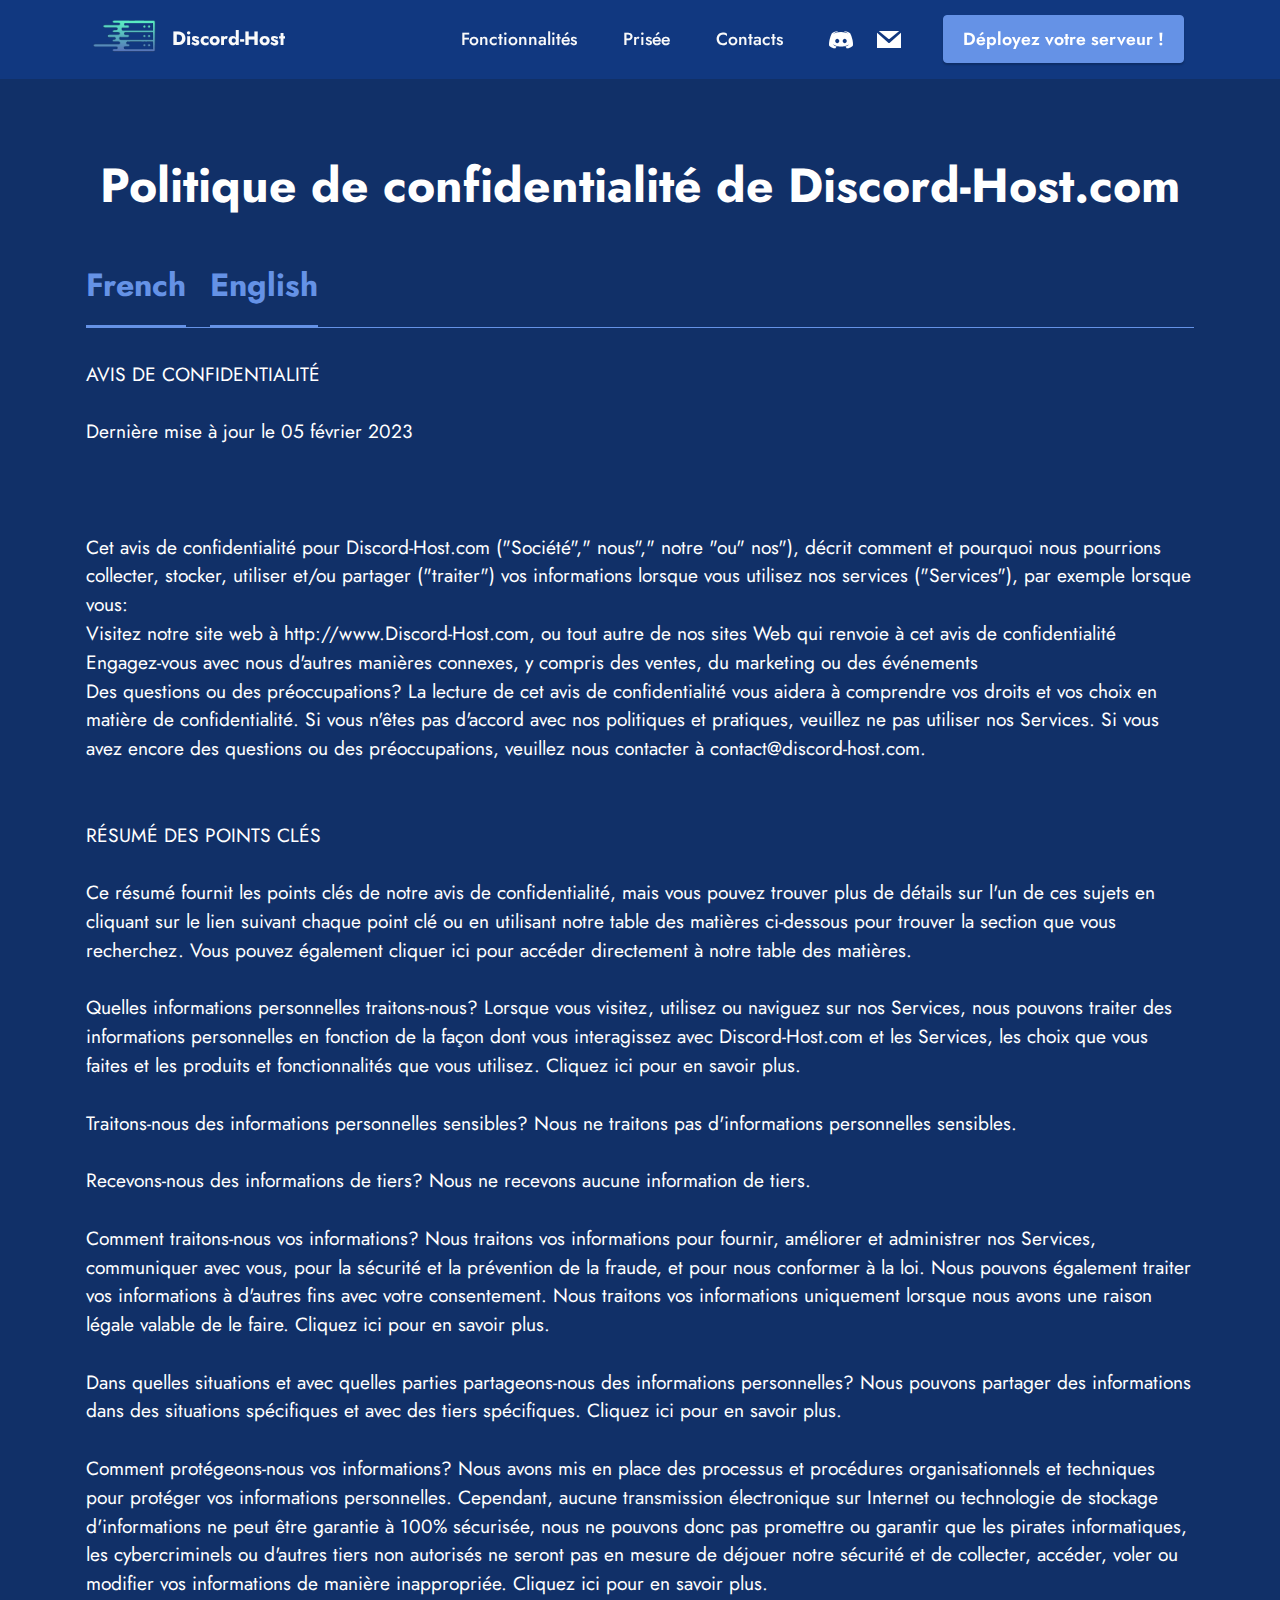
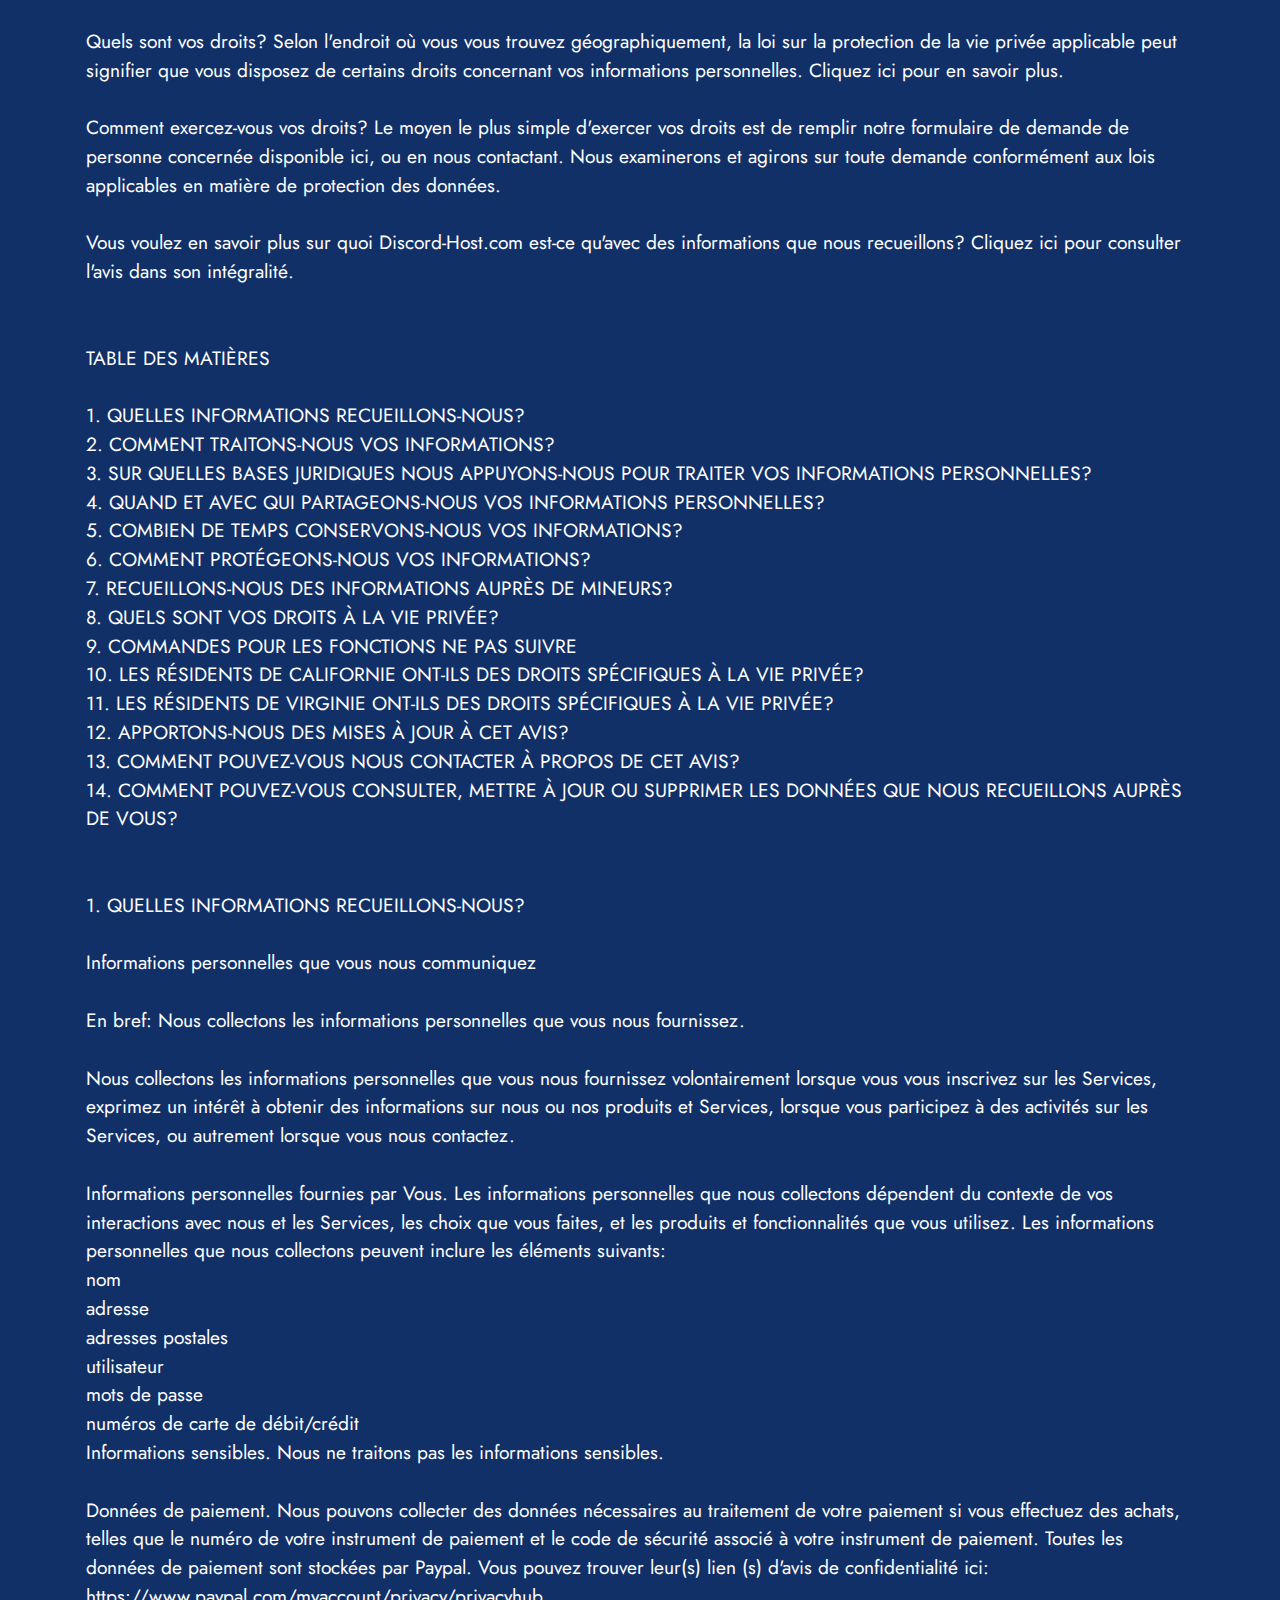
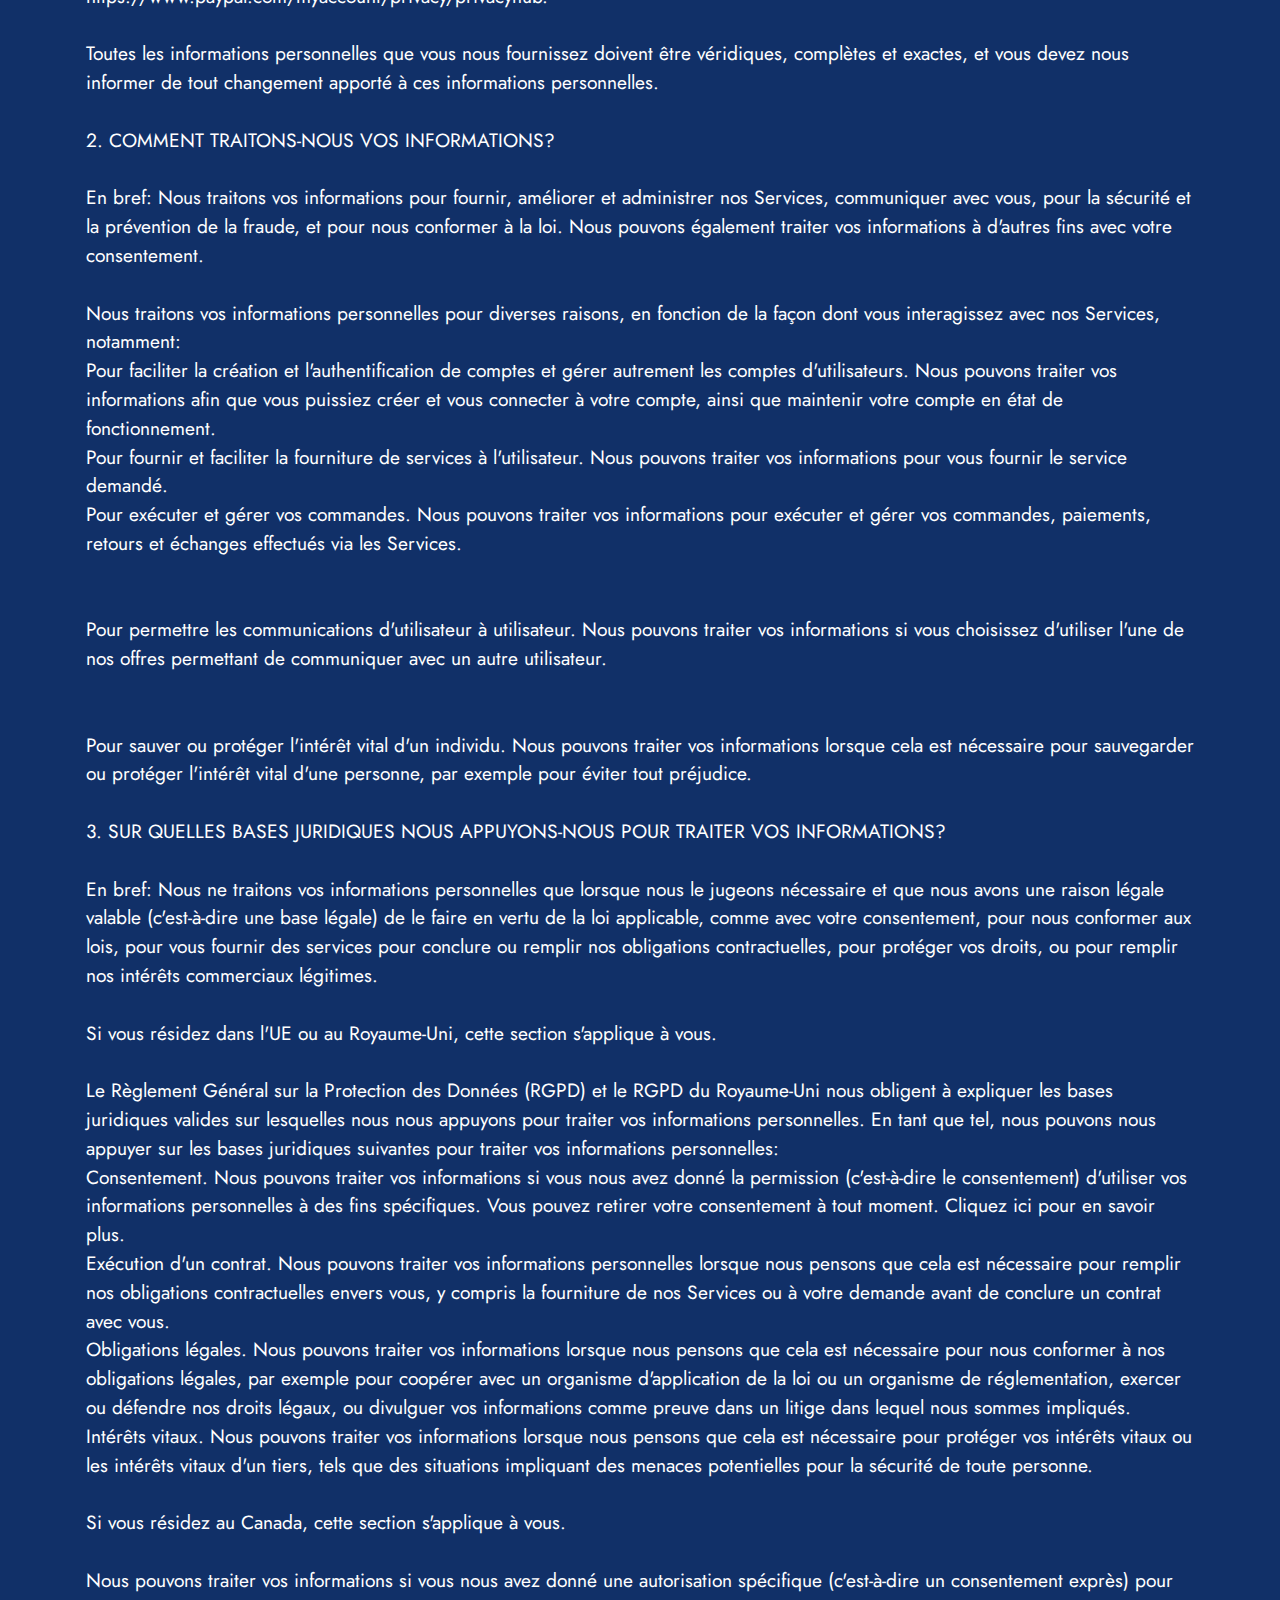
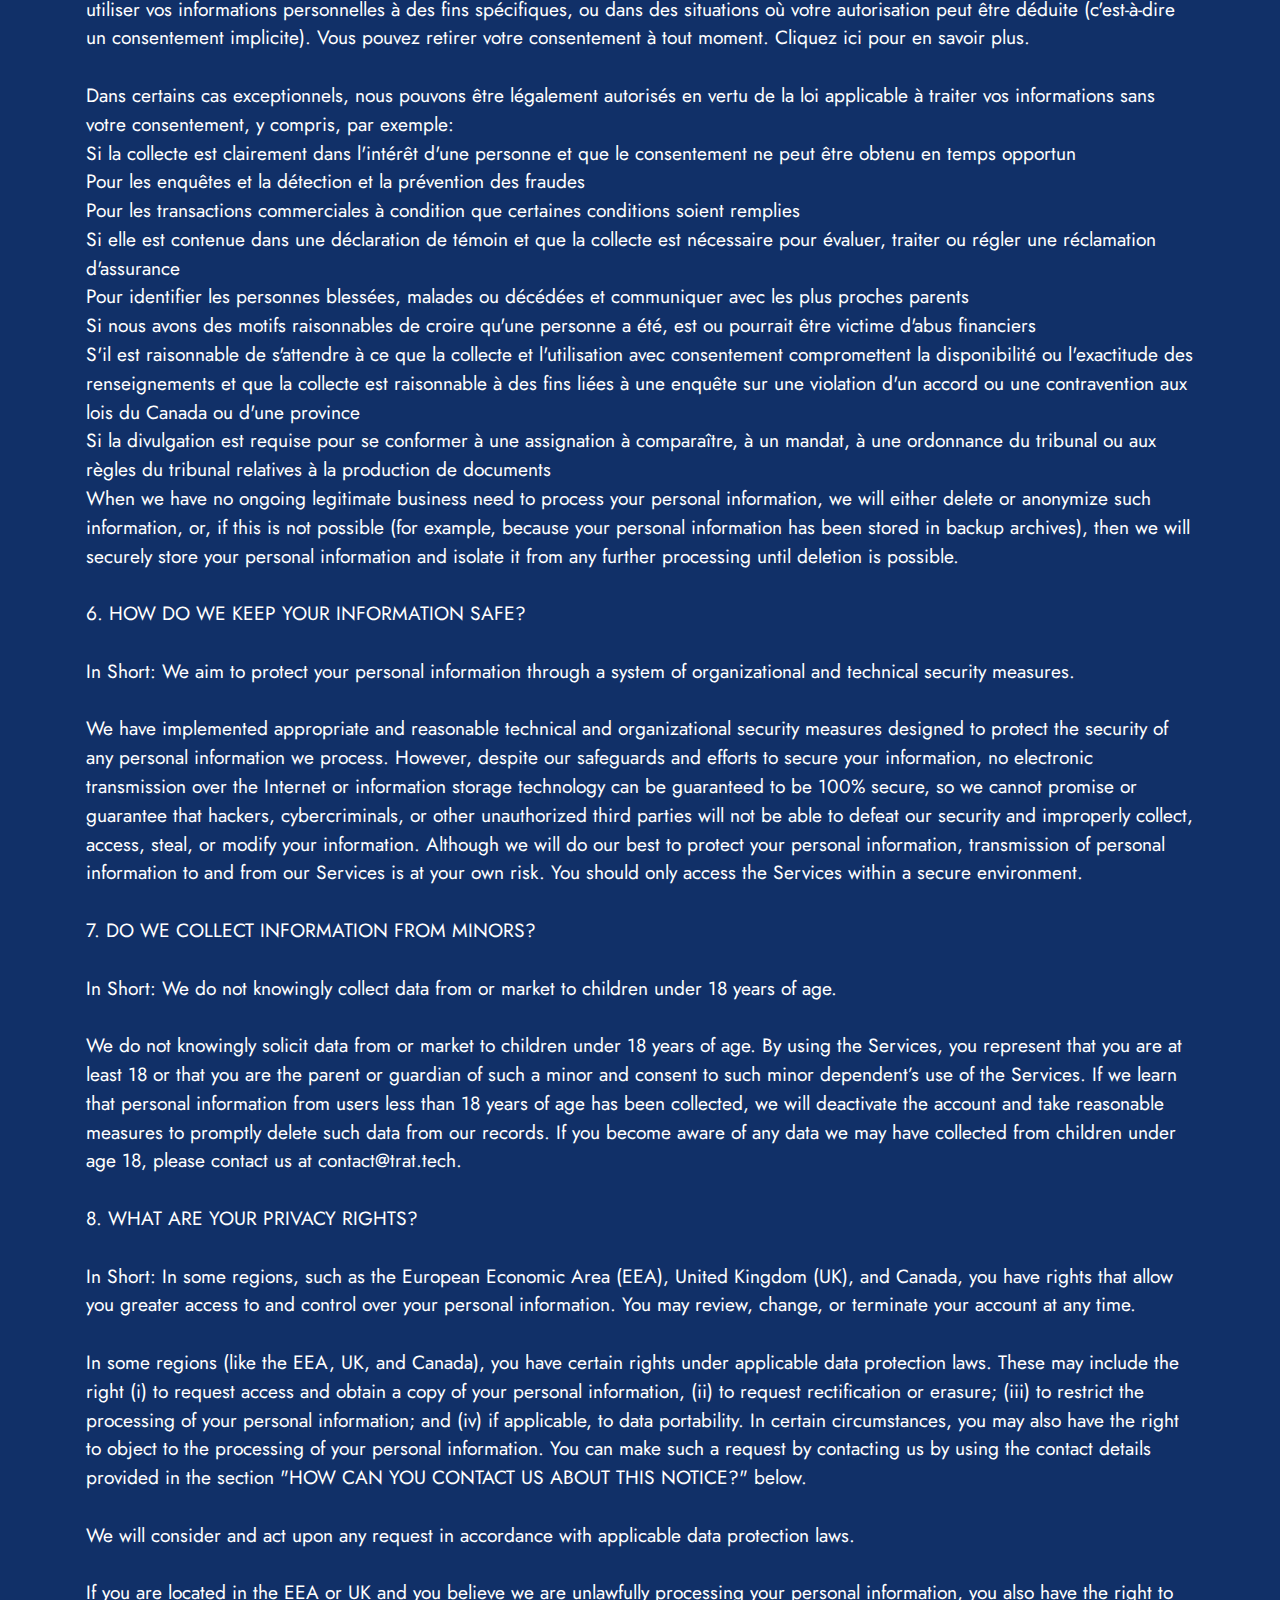
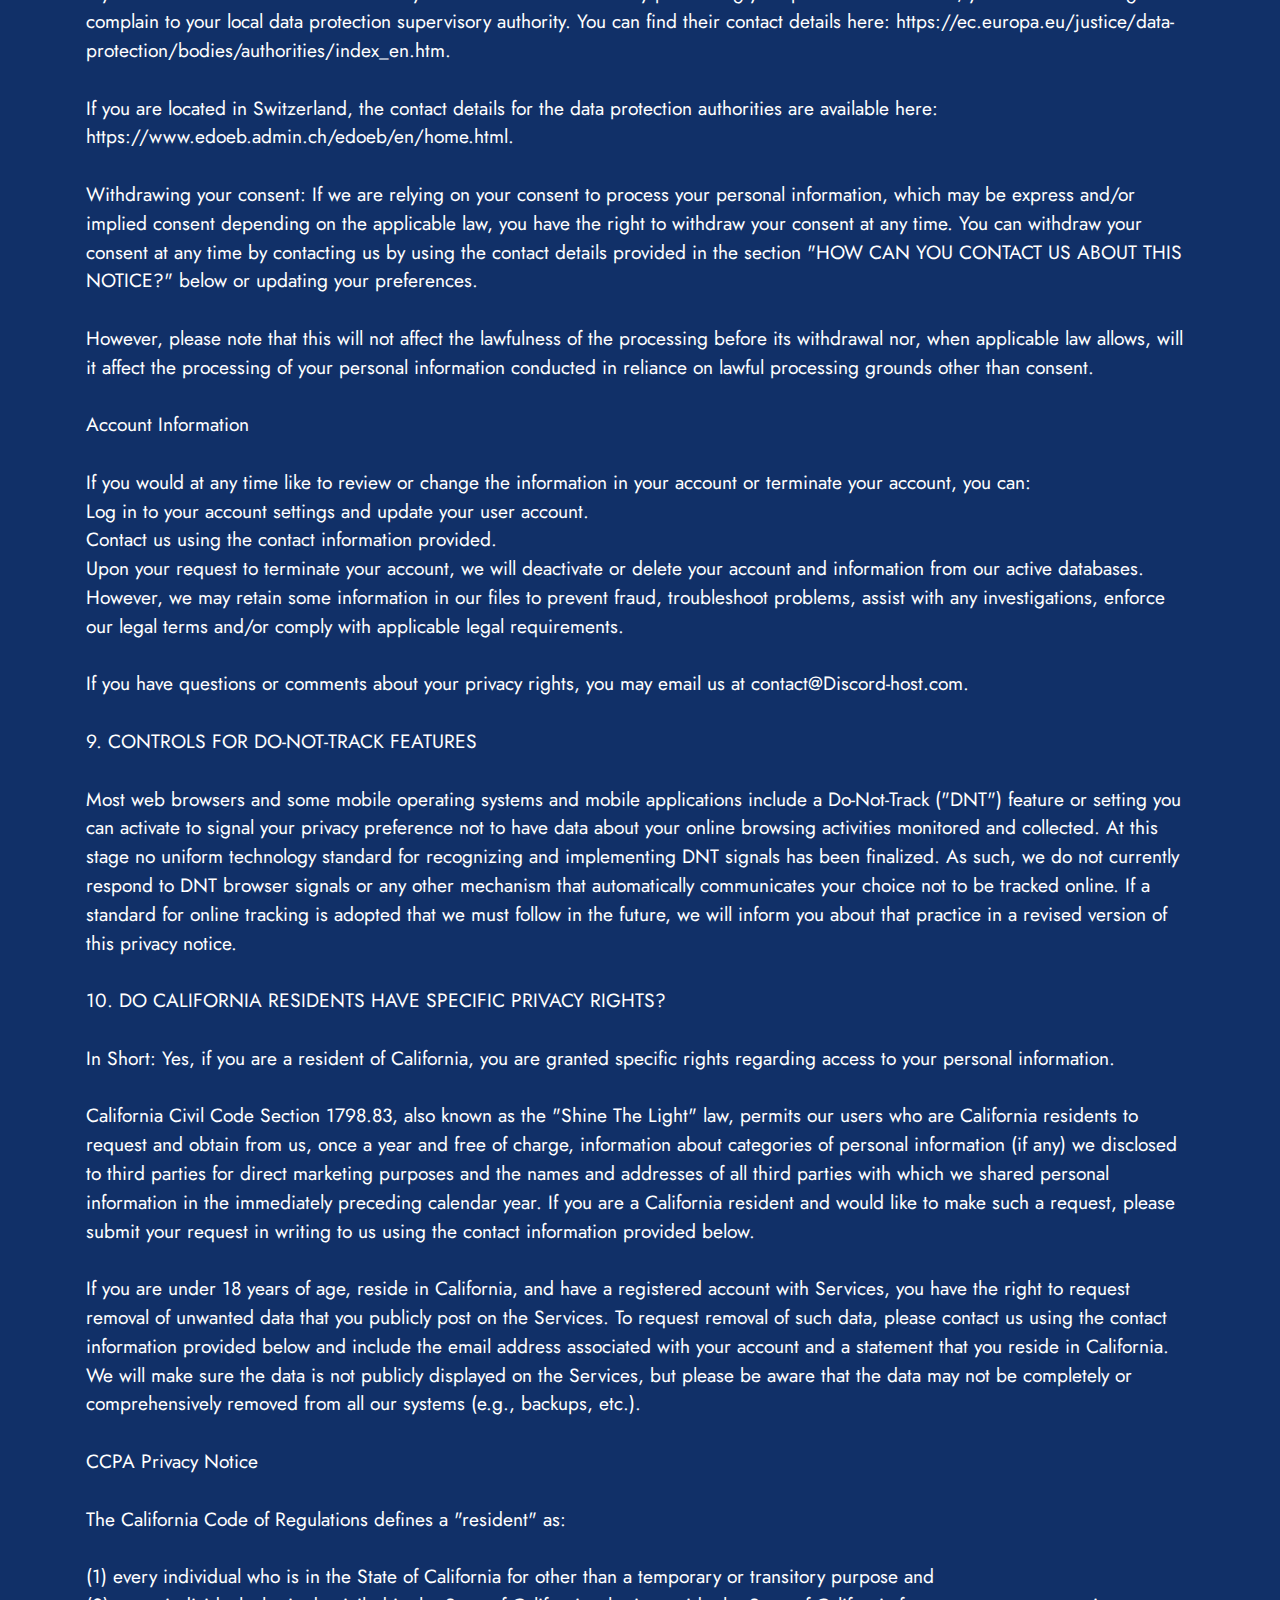
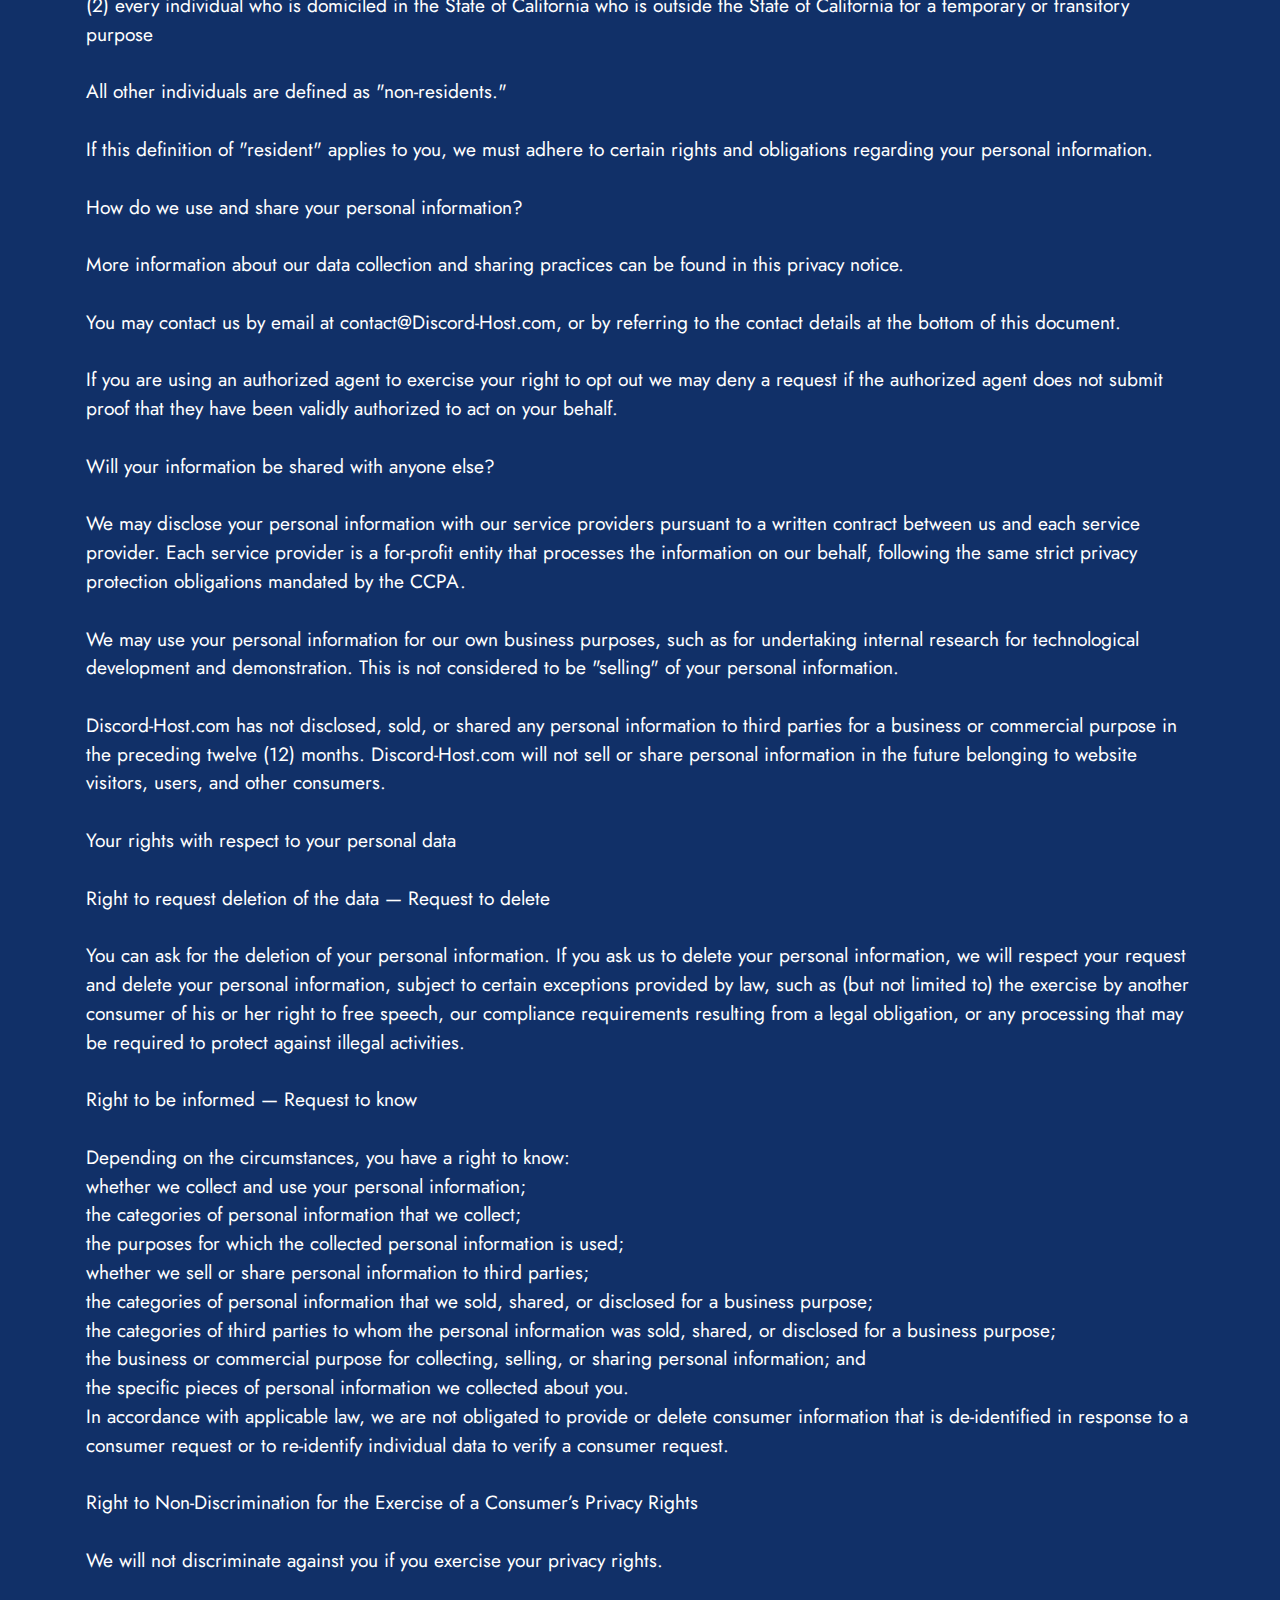
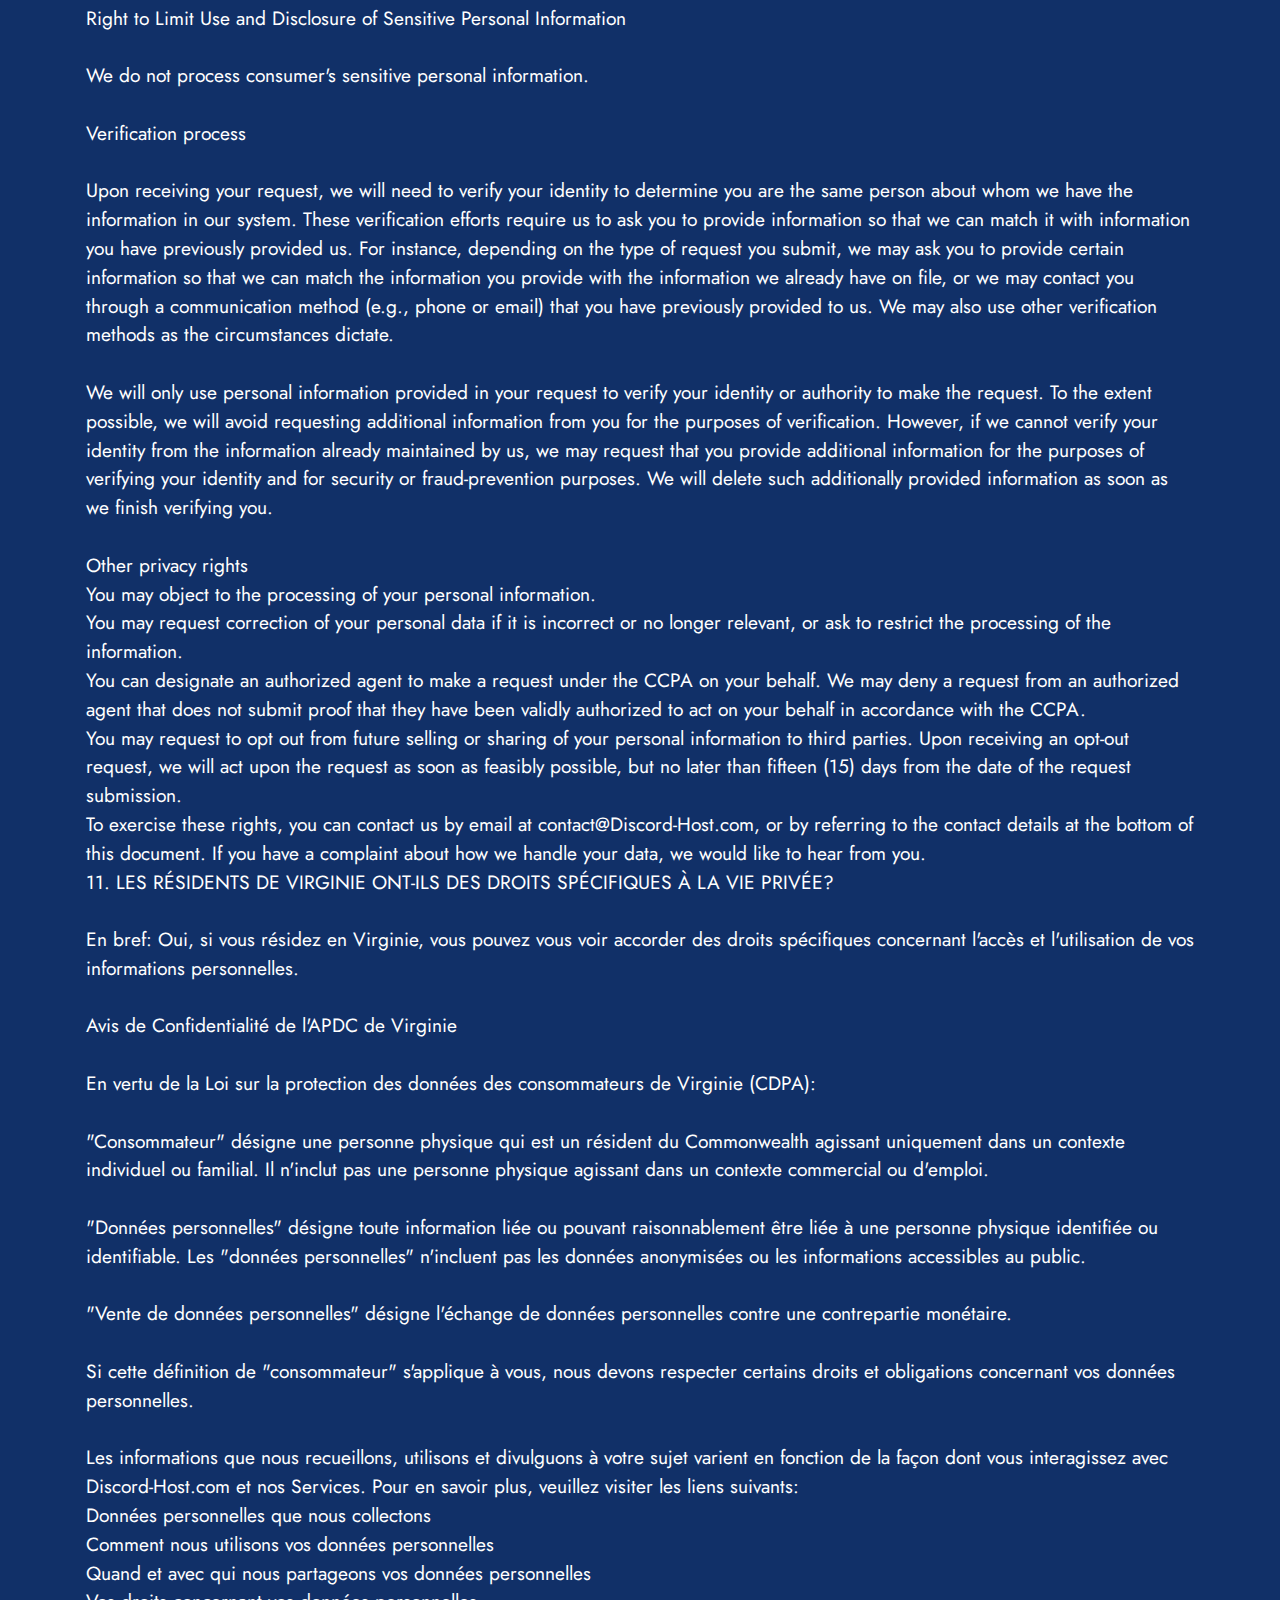
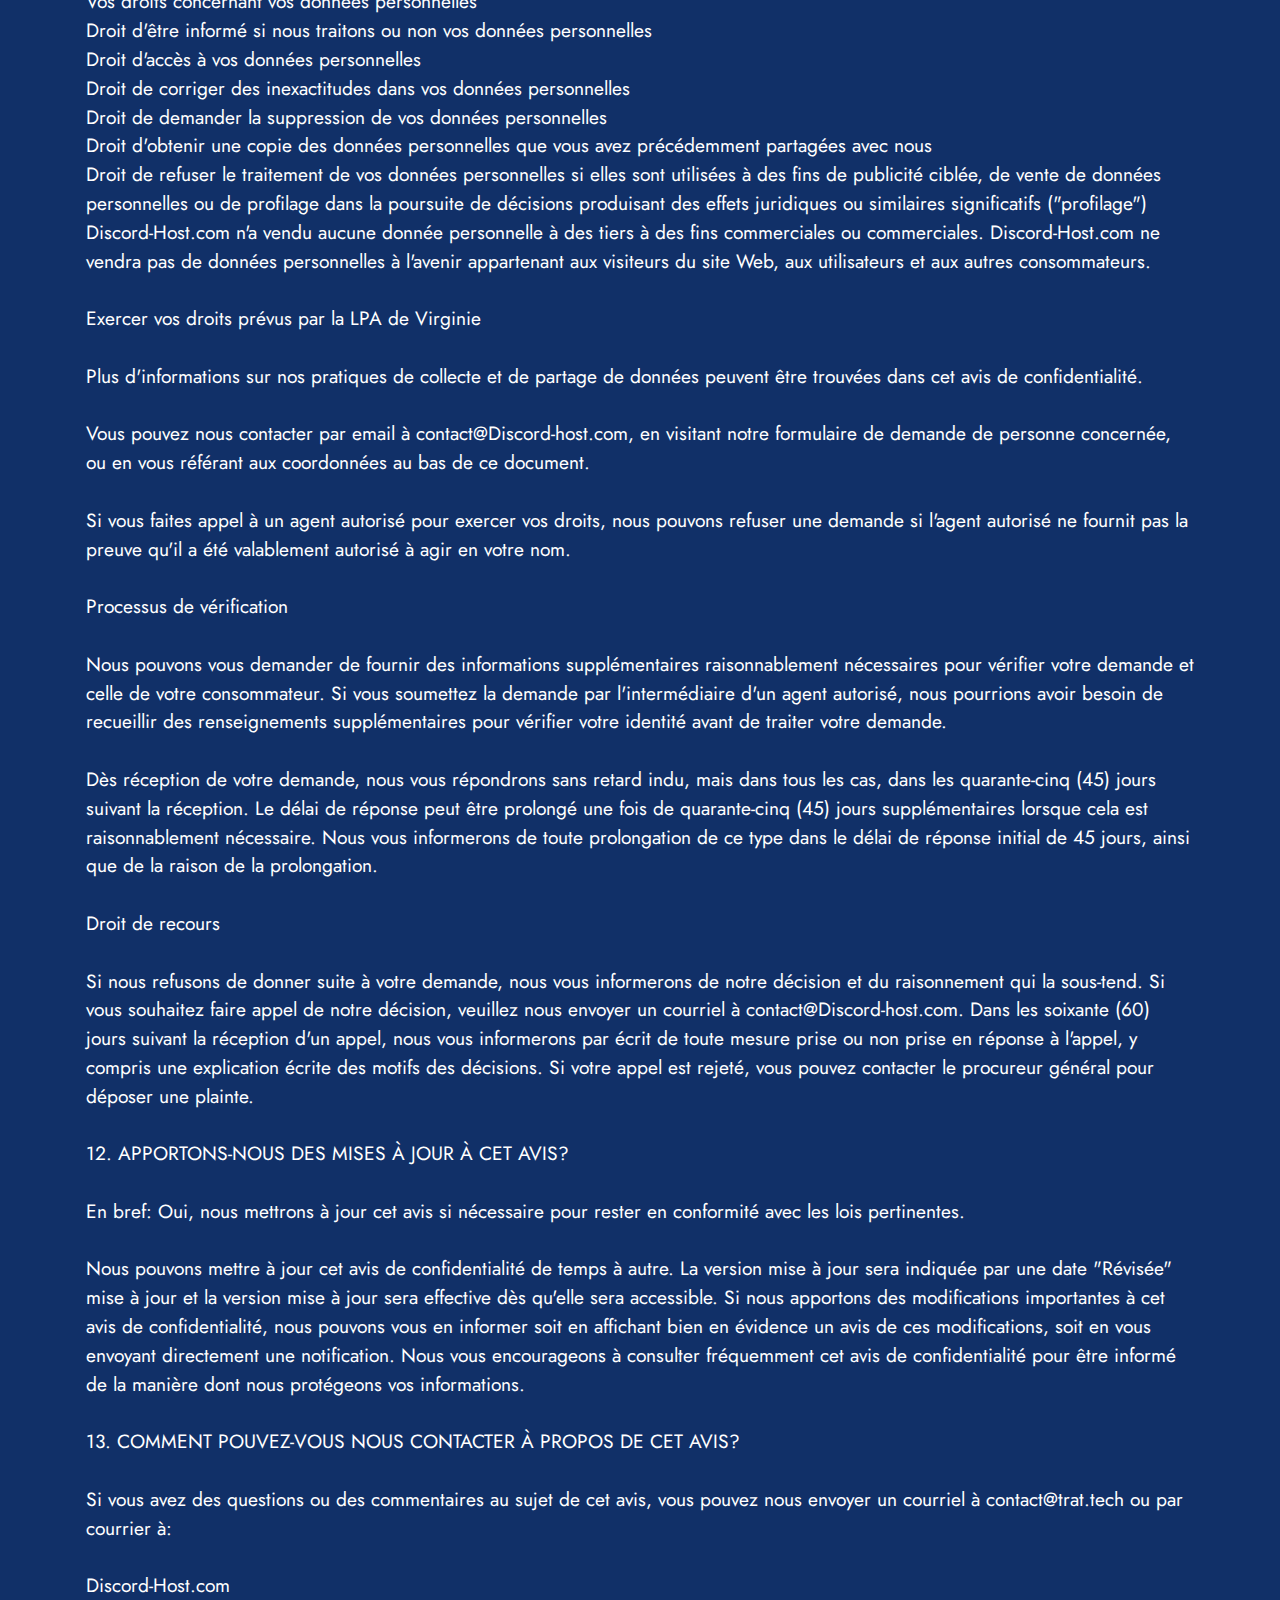
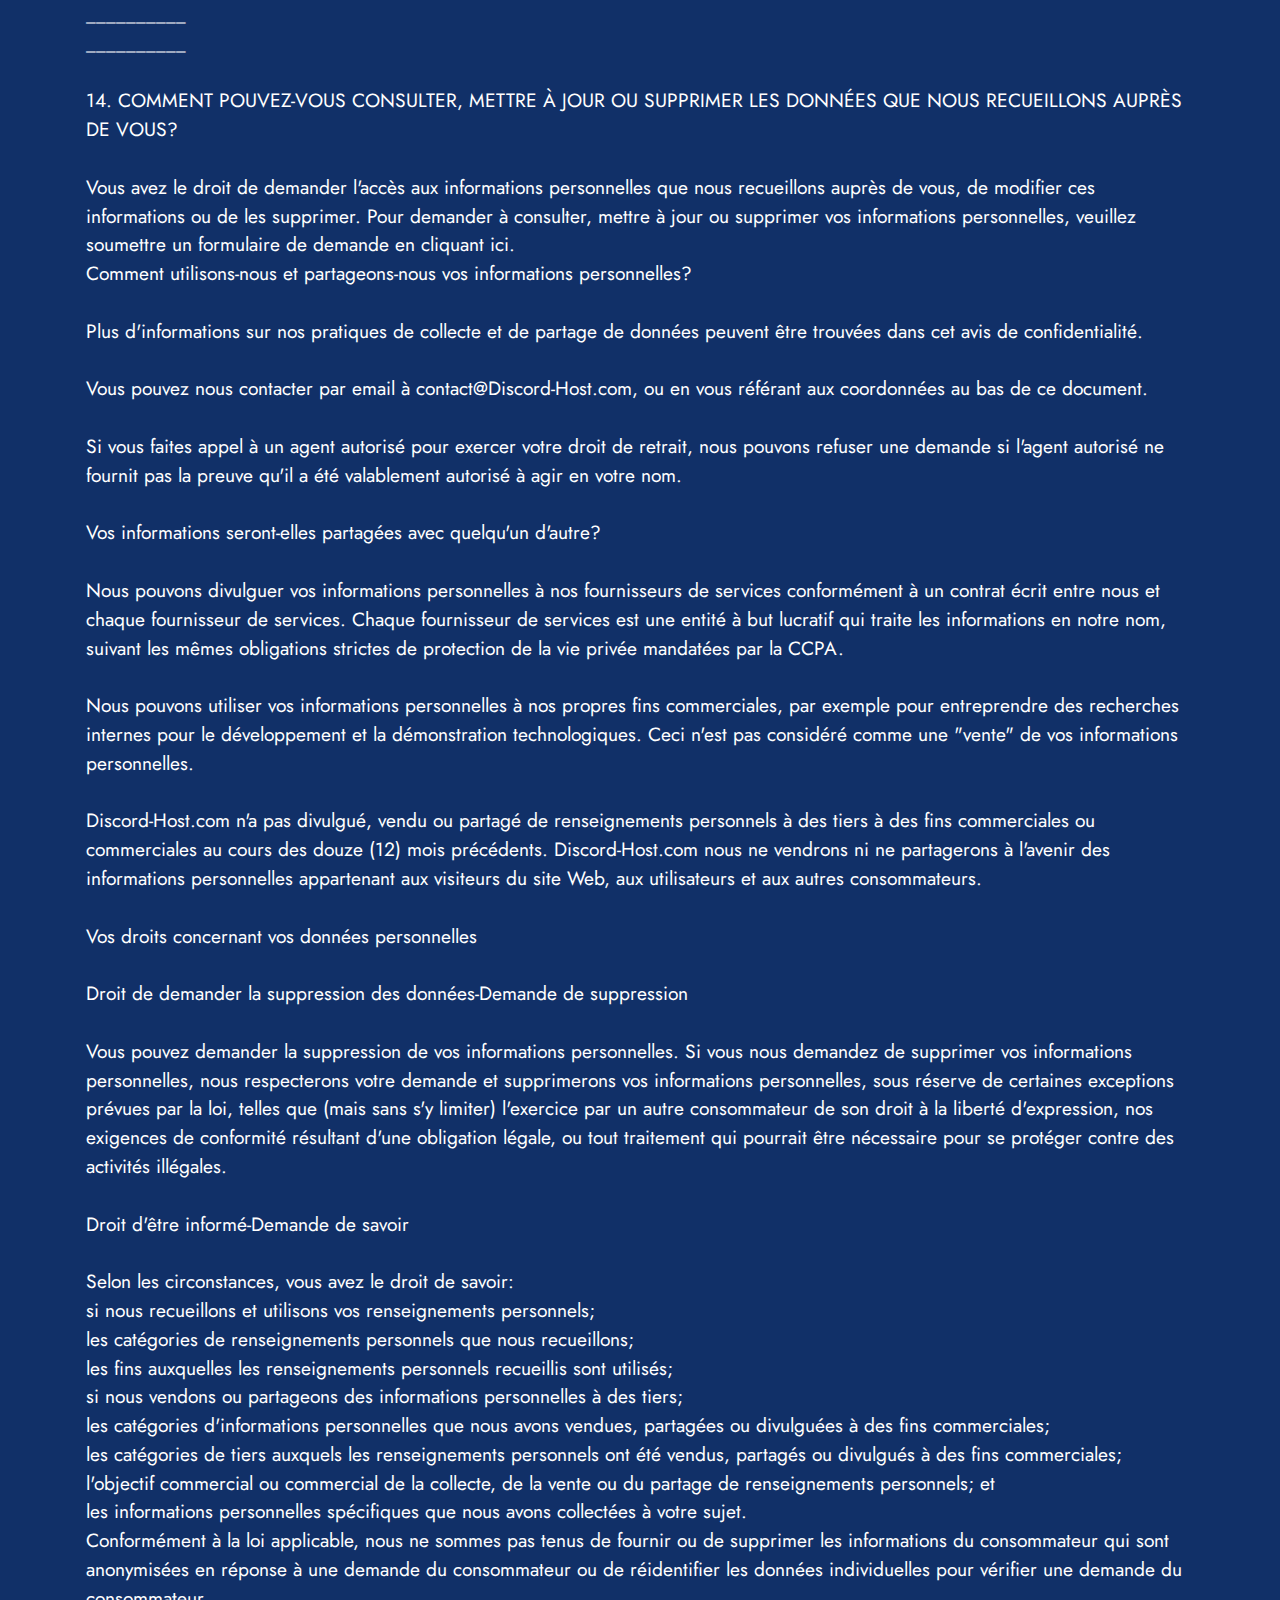
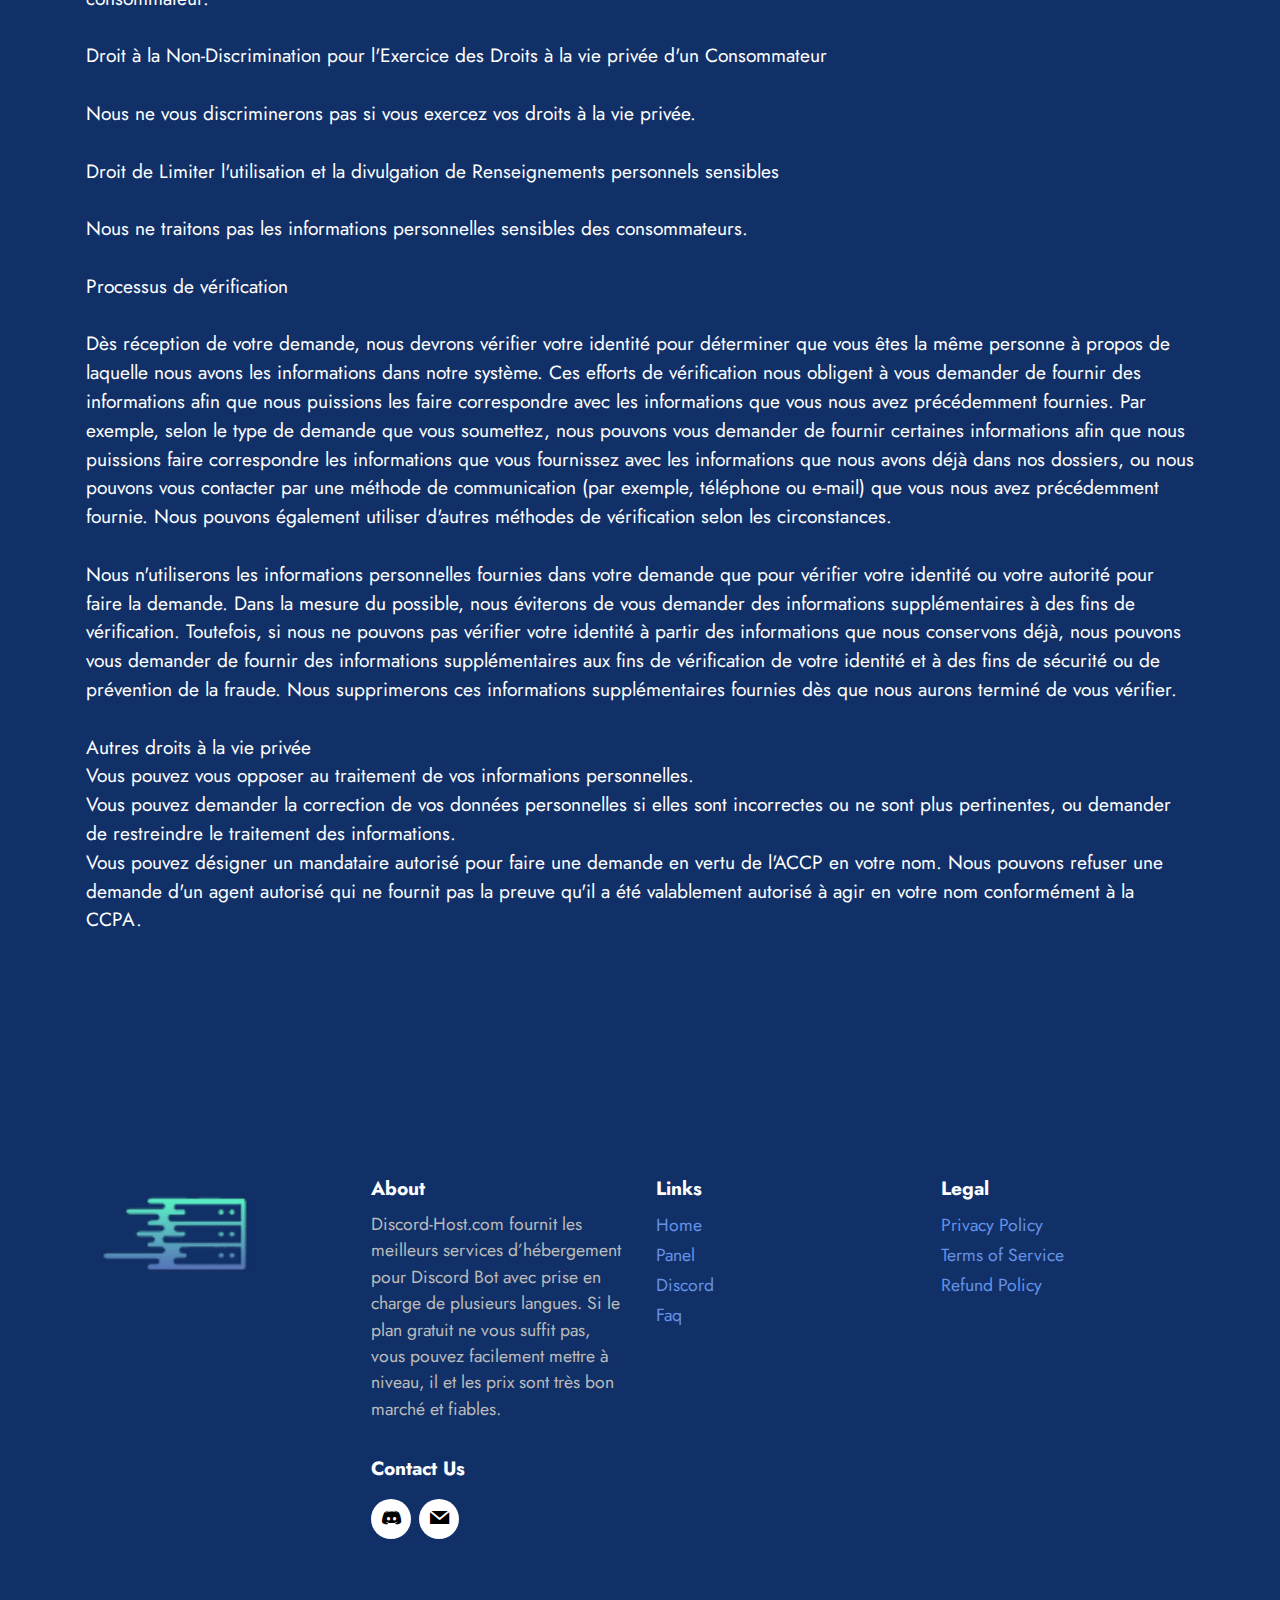
<file: privacy.html>
<!DOCTYPE html>
<html  >
<head>
  <meta charset="UTF-8">
  <meta http-equiv="X-UA-Compatible" content="IE=edge">
  <meta name="generator" content="Mobirise v5.7.12, mobirise.com">
  <meta name="viewport" content="width=device-width, initial-scale=1, minimum-scale=1">
  <link rel="shortcut icon" href="assets/images/bg-clear-logo-small-96x76.png" type="image/x-icon">
  <meta name="description" content="">
  
  
  <title>Politique de confidentialité</title>
  <link rel="stylesheet" href="assets/bootstrap/css/bootstrap.min.css">
  <link rel="stylesheet" href="assets/bootstrap/css/bootstrap-grid.min.css">
  <link rel="stylesheet" href="assets/bootstrap/css/bootstrap-reboot.min.css">
  <link rel="stylesheet" href="assets/dropdown/css/style.css">
  <link rel="stylesheet" href="assets/socicon/css/styles.css">
  <link rel="stylesheet" href="assets/theme/css/style.css">
  <link rel="preload" href="https://fonts.googleapis.com/css?family=Jost:100,200,300,400,500,600,700,800,900,100i,200i,300i,400i,500i,600i,700i,800i,900i&display=swap" as="style" onload="this.onload=null;this.rel='stylesheet'">
  <noscript><link rel="stylesheet" href="https://fonts.googleapis.com/css?family=Jost:100,200,300,400,500,600,700,800,900,100i,200i,300i,400i,500i,600i,700i,800i,900i&display=swap"></noscript>
  <link rel="preload" as="style" href="assets/mobirise/css/mbr-additional.css"><link rel="stylesheet" href="assets/mobirise/css/mbr-additional.css" type="text/css">

  
  
  
</head>
<body>
  
  <section data-bs-version="5.1" class="menu menu2 cid-tv0fL89cX2" once="menu" id="menu2-f">
    
    <nav class="navbar navbar-dropdown navbar-fixed-top navbar-expand-lg">
        <div class="container">
            <div class="navbar-brand">
                <span class="navbar-logo">
                    <a href="https://discord-host.com">
                        <img src="assets/images/bg-clear-logo-small-96x76.png" alt="Logo" style="height: 3.6rem;">
                    </a>
                </span>
                <span class="navbar-caption-wrap"><a class="navbar-caption text-white display-7" href="https://discord-host.co">Discord-Host</a></span>
            </div>
            <button class="navbar-toggler" type="button" data-toggle="collapse" data-bs-toggle="collapse" data-target="#navbarSupportedContent" data-bs-target="#navbarSupportedContent" aria-controls="navbarNavAltMarkup" aria-expanded="false" aria-label="Toggle navigation">
                <div class="hamburger">
                    <span></span>
                    <span></span>
                    <span></span>
                    <span></span>
                </div>
            </button>
            <div class="collapse navbar-collapse" id="navbarSupportedContent">
                <ul class="navbar-nav nav-dropdown" data-app-modern-menu="true"><li class="nav-item"><a class="nav-link link text-white text-primary display-4" href="index.html#features13-2">Fonctionnalités</a></li>
                    <li class="nav-item"><a class="nav-link link text-white text-primary display-4" href="index.html#pricing2-8">Prisée</a></li>
                    <li class="nav-item"><a class="nav-link link text-white text-primary display-4" href="index.html#contacts1-5">Contacts<br></a>
                    </li></ul>
                <div class="icons-menu">
                    <a class="iconfont-wrapper" href="https://discord.gg/RKhFrGJqjE" target="_blank">
                        <span class="p-2 mbr-iconfont socicon-discord socicon"></span>
                    </a>
                    <a class="iconfont-wrapper" href="mailto:contact@discord-host.com">
                        <span class="p-2 mbr-iconfont socicon-mail socicon"></span>
                    </a>
                    
                    
                </div>
                <div class="navbar-buttons mbr-section-btn"><a class="btn btn-primary display-4" href="https://panel.discord-host.com" target="_blank">Déployez votre serveur !</a></div>
            </div>
        </div>
    </nav>
</section>

<section data-bs-version="5.1" class="tabs content18 cid-tv0PVFtozp" id="tabs1-o">

    

    
    
    <div class="container">
        <div class="row justify-content-center">
            <div class="col-12 col-md-12">
                <h3 class="mbr-section-title mb-0 mbr-fonts-style display-2">
                    <strong>Politique de confidentialité de Discord-Host.com</strong></h3>
                
            </div>
        </div>
        <div class="row justify-content-center mt-4">
            <div class="col-12 col-md-12">
                <ul class="nav nav-tabs mb-4" role="tablist">
                    <li class="nav-item first mbr-fonts-style"><a class="nav-link mbr-fonts-style show active display-5" role="tab" data-toggle="tab" data-bs-toggle="tab" href="#tabs1-o_tab0" aria-selected="true"><strong>French</strong></a></li>
                    <li class="nav-item"><a class="nav-link mbr-fonts-style active display-5" role="tab" data-toggle="tab" data-bs-toggle="tab" href="#tabs1-o_tab1" aria-selected="true"><strong>English</strong></a></li>
                    
                    
                    
                    
                </ul>
                <div class="tab-content">
                    <div id="tab1" class="tab-pane in active" role="tabpanel">
                        <div class="row">
                            <div class="col-md-12">
                                <p class="mbr-text mbr-fonts-style display-7">AVIS DE CONFIDENTIALITÉ<br><br>Dernière mise à jour le 05 février 2023<br><br><br><br>Cet avis de confidentialité pour Discord-Host.com ("Société"," nous"," notre "ou" nos"), décrit comment et pourquoi nous pourrions collecter, stocker, utiliser et/ou partager ("traiter") vos informations lorsque vous utilisez nos services ("Services"), par exemple lorsque vous:<br>Visitez notre site web à http://www.Discord-Host.com, ou tout autre de nos sites Web qui renvoie à cet avis de confidentialité<br>Engagez-vous avec nous d'autres manières connexes, y compris des ventes, du marketing ou des événements<br>Des questions ou des préoccupations? La lecture de cet avis de confidentialité vous aidera à comprendre vos droits et vos choix en matière de confidentialité. Si vous n'êtes pas d'accord avec nos politiques et pratiques, veuillez ne pas utiliser nos Services. Si vous avez encore des questions ou des préoccupations, veuillez nous contacter à contact@discord-host.com.<br><br><br>RÉSUMÉ DES POINTS CLÉS<br><br>Ce résumé fournit les points clés de notre avis de confidentialité, mais vous pouvez trouver plus de détails sur l'un de ces sujets en cliquant sur le lien suivant chaque point clé ou en utilisant notre table des matières ci-dessous pour trouver la section que vous recherchez. Vous pouvez également cliquer ici pour accéder directement à notre table des matières.<br><br>Quelles informations personnelles traitons-nous? Lorsque vous visitez, utilisez ou naviguez sur nos Services, nous pouvons traiter des informations personnelles en fonction de la façon dont vous interagissez avec Discord-Host.com et les Services, les choix que vous faites et les produits et fonctionnalités que vous utilisez. Cliquez ici pour en savoir plus.<br><br>Traitons-nous des informations personnelles sensibles? Nous ne traitons pas d'informations personnelles sensibles.<br><br>Recevons-nous des informations de tiers? Nous ne recevons aucune information de tiers.<br><br>Comment traitons-nous vos informations? Nous traitons vos informations pour fournir, améliorer et administrer nos Services, communiquer avec vous, pour la sécurité et la prévention de la fraude, et pour nous conformer à la loi. Nous pouvons également traiter vos informations à d'autres fins avec votre consentement. Nous traitons vos informations uniquement lorsque nous avons une raison légale valable de le faire. Cliquez ici pour en savoir plus.<br><br>Dans quelles situations et avec quelles parties partageons-nous des informations personnelles? Nous pouvons partager des informations dans des situations spécifiques et avec des tiers spécifiques. Cliquez ici pour en savoir plus.<br><br>Comment protégeons-nous vos informations? Nous avons mis en place des processus et procédures organisationnels et techniques pour protéger vos informations personnelles. Cependant, aucune transmission électronique sur Internet ou technologie de stockage d'informations ne peut être garantie à 100% sécurisée, nous ne pouvons donc pas promettre ou garantir que les pirates informatiques, les cybercriminels ou d'autres tiers non autorisés ne seront pas en mesure de déjouer notre sécurité et de collecter, accéder, voler ou modifier vos informations de manière inappropriée. Cliquez ici pour en savoir plus.<br><br>Quels sont vos droits? Selon l'endroit où vous vous trouvez géographiquement, la loi sur la protection de la vie privée applicable peut signifier que vous disposez de certains droits concernant vos informations personnelles. Cliquez ici pour en savoir plus.<br><br>Comment exercez-vous vos droits? Le moyen le plus simple d'exercer vos droits est de remplir notre formulaire de demande de personne concernée disponible ici, ou en nous contactant. Nous examinerons et agirons sur toute demande conformément aux lois applicables en matière de protection des données.<br><br>Vous voulez en savoir plus sur quoi Discord-Host.com est-ce qu'avec des informations que nous recueillons? Cliquez ici pour consulter l'avis dans son intégralité.<br><br><br>TABLE DES MATIÈRES<br><br>1. QUELLES INFORMATIONS RECUEILLONS-NOUS?<br>2. COMMENT TRAITONS-NOUS VOS INFORMATIONS?<br>3. SUR QUELLES BASES JURIDIQUES NOUS APPUYONS-NOUS POUR TRAITER VOS INFORMATIONS PERSONNELLES?<br>4. QUAND ET AVEC QUI PARTAGEONS-NOUS VOS INFORMATIONS PERSONNELLES?<br>5. COMBIEN DE TEMPS CONSERVONS-NOUS VOS INFORMATIONS?<br>6. COMMENT PROTÉGEONS-NOUS VOS INFORMATIONS?<br>7. RECUEILLONS-NOUS DES INFORMATIONS AUPRÈS DE MINEURS?<br>8. QUELS SONT VOS DROITS À LA VIE PRIVÉE?<br>9. COMMANDES POUR LES FONCTIONS NE PAS SUIVRE<br>10. LES RÉSIDENTS DE CALIFORNIE ONT-ILS DES DROITS SPÉCIFIQUES À LA VIE PRIVÉE?<br>11. LES RÉSIDENTS DE VIRGINIE ONT-ILS DES DROITS SPÉCIFIQUES À LA VIE PRIVÉE?<br>12. APPORTONS-NOUS DES MISES À JOUR À CET AVIS?<br>13. COMMENT POUVEZ-VOUS NOUS CONTACTER À PROPOS DE CET AVIS?<br>14. COMMENT POUVEZ-VOUS CONSULTER, METTRE À JOUR OU SUPPRIMER LES DONNÉES QUE NOUS RECUEILLONS AUPRÈS DE VOUS?<br><br><br>1. QUELLES INFORMATIONS RECUEILLONS-NOUS?<br><br>Informations personnelles que vous nous communiquez<br><br>En bref: Nous collectons les informations personnelles que vous nous fournissez.<br><br>Nous collectons les informations personnelles que vous nous fournissez volontairement lorsque vous vous inscrivez sur les Services, exprimez un intérêt à obtenir des informations sur nous ou nos produits et Services, lorsque vous participez à des activités sur les Services, ou autrement lorsque vous nous contactez.<br><br>Informations personnelles fournies par Vous. Les informations personnelles que nous collectons dépendent du contexte de vos interactions avec nous et les Services, les choix que vous faites, et les produits et fonctionnalités que vous utilisez. Les informations personnelles que nous collectons peuvent inclure les éléments suivants:<br>nom<br>adresse<br>adresses postales<br>utilisateur<br>mots de passe<br>numéros de carte de débit/crédit<br>Informations sensibles. Nous ne traitons pas les informations sensibles.<br><br>Données de paiement. Nous pouvons collecter des données nécessaires au traitement de votre paiement si vous effectuez des achats, telles que le numéro de votre instrument de paiement et le code de sécurité associé à votre instrument de paiement. Toutes les données de paiement sont stockées par Paypal. Vous pouvez trouver leur(s) lien (s) d'avis de confidentialité ici: https://www.paypal.com/myaccount/privacy/privacyhub.<br><br>Toutes les informations personnelles que vous nous fournissez doivent être véridiques, complètes et exactes, et vous devez nous informer de tout changement apporté à ces informations personnelles.<br><br>2. COMMENT TRAITONS-NOUS VOS INFORMATIONS?<br><br>En bref: Nous traitons vos informations pour fournir, améliorer et administrer nos Services, communiquer avec vous, pour la sécurité et la prévention de la fraude, et pour nous conformer à la loi. Nous pouvons également traiter vos informations à d'autres fins avec votre consentement.<br><br>Nous traitons vos informations personnelles pour diverses raisons, en fonction de la façon dont vous interagissez avec nos Services, notamment:<br>Pour faciliter la création et l'authentification de comptes et gérer autrement les comptes d'utilisateurs. Nous pouvons traiter vos informations afin que vous puissiez créer et vous connecter à votre compte, ainsi que maintenir votre compte en état de fonctionnement.<br>Pour fournir et faciliter la fourniture de services à l'utilisateur. Nous pouvons traiter vos informations pour vous fournir le service demandé.<br>Pour exécuter et gérer vos commandes. Nous pouvons traiter vos informations pour exécuter et gérer vos commandes, paiements, retours et échanges effectués via les Services.<br><br><br>Pour permettre les communications d'utilisateur à utilisateur. Nous pouvons traiter vos informations si vous choisissez d'utiliser l'une de nos offres permettant de communiquer avec un autre utilisateur.<br><br><br>Pour sauver ou protéger l'intérêt vital d'un individu. Nous pouvons traiter vos informations lorsque cela est nécessaire pour sauvegarder ou protéger l'intérêt vital d'une personne, par exemple pour éviter tout préjudice.<br><br>3. SUR QUELLES BASES JURIDIQUES NOUS APPUYONS-NOUS POUR TRAITER VOS INFORMATIONS?<br><br>En bref: Nous ne traitons vos informations personnelles que lorsque nous le jugeons nécessaire et que nous avons une raison légale valable (c'est-à-dire une base légale) de le faire en vertu de la loi applicable, comme avec votre consentement, pour nous conformer aux lois, pour vous fournir des services pour conclure ou remplir nos obligations contractuelles, pour protéger vos droits, ou pour remplir nos intérêts commerciaux légitimes.<br><br>Si vous résidez dans l'UE ou au Royaume-Uni, cette section s'applique à vous.<br><br>Le Règlement Général sur la Protection des Données (RGPD) et le RGPD du Royaume-Uni nous obligent à expliquer les bases juridiques valides sur lesquelles nous nous appuyons pour traiter vos informations personnelles. En tant que tel, nous pouvons nous appuyer sur les bases juridiques suivantes pour traiter vos informations personnelles:<br>Consentement. Nous pouvons traiter vos informations si vous nous avez donné la permission (c'est-à-dire le consentement) d'utiliser vos informations personnelles à des fins spécifiques. Vous pouvez retirer votre consentement à tout moment. Cliquez ici pour en savoir plus.<br>Exécution d'un contrat. Nous pouvons traiter vos informations personnelles lorsque nous pensons que cela est nécessaire pour remplir nos obligations contractuelles envers vous, y compris la fourniture de nos Services ou à votre demande avant de conclure un contrat avec vous.<br>Obligations légales. Nous pouvons traiter vos informations lorsque nous pensons que cela est nécessaire pour nous conformer à nos obligations légales, par exemple pour coopérer avec un organisme d'application de la loi ou un organisme de réglementation, exercer ou défendre nos droits légaux, ou divulguer vos informations comme preuve dans un litige dans lequel nous sommes impliqués.<br>Intérêts vitaux. Nous pouvons traiter vos informations lorsque nous pensons que cela est nécessaire pour protéger vos intérêts vitaux ou les intérêts vitaux d'un tiers, tels que des situations impliquant des menaces potentielles pour la sécurité de toute personne.<br><br>Si vous résidez au Canada, cette section s'applique à vous.<br><br>Nous pouvons traiter vos informations si vous nous avez donné une autorisation spécifique (c'est-à-dire un consentement exprès) pour utiliser vos informations personnelles à des fins spécifiques, ou dans des situations où votre autorisation peut être déduite (c'est-à-dire un consentement implicite). Vous pouvez retirer votre consentement à tout moment. Cliquez ici pour en savoir plus.<br><br>Dans certains cas exceptionnels, nous pouvons être légalement autorisés en vertu de la loi applicable à traiter vos informations sans votre consentement, y compris, par exemple:<br>Si la collecte est clairement dans l'intérêt d'une personne et que le consentement ne peut être obtenu en temps opportun<br>Pour les enquêtes et la détection et la prévention des fraudes<br>Pour les transactions commerciales à condition que certaines conditions soient remplies<br>Si elle est contenue dans une déclaration de témoin et que la collecte est nécessaire pour évaluer, traiter ou régler une réclamation d'assurance<br>Pour identifier les personnes blessées, malades ou décédées et communiquer avec les plus proches parents<br>Si nous avons des motifs raisonnables de croire qu'une personne a été, est ou pourrait être victime d'abus financiers<br>S'il est raisonnable de s'attendre à ce que la collecte et l'utilisation avec consentement compromettent la disponibilité ou l'exactitude des renseignements et que la collecte est raisonnable à des fins liées à une enquête sur une violation d'un accord ou une contravention aux lois du Canada ou d'une province<br>Si la divulgation est requise pour se conformer à une assignation à comparaître, à un mandat, à une ordonnance du tribunal ou aux règles du tribunal relatives à la production de documents<br>When we have no ongoing legitimate business need to process your personal information, we will either delete or anonymize such information, or, if this is not possible (for example, because your personal information has been stored in backup archives), then we will securely store your personal information and isolate it from any further processing until deletion is possible.
<br>
<br>6. HOW DO WE KEEP YOUR INFORMATION SAFE?
<br>
<br>In Short: We aim to protect your personal information through a system of organizational and technical security measures.
<br>
<br>We have implemented appropriate and reasonable technical and organizational security measures designed to protect the security of any personal information we process. However, despite our safeguards and efforts to secure your information, no electronic transmission over the Internet or information storage technology can be guaranteed to be 100% secure, so we cannot promise or guarantee that hackers, cybercriminals, or other unauthorized third parties will not be able to defeat our security and improperly collect, access, steal, or modify your information. Although we will do our best to protect your personal information, transmission of personal information to and from our Services is at your own risk. You should only access the Services within a secure environment.
<br>
<br>7. DO WE COLLECT INFORMATION FROM MINORS?
<br>
<br>In Short: We do not knowingly collect data from or market to children under 18 years of age.
<br>
<br>We do not knowingly solicit data from or market to children under 18 years of age. By using the Services, you represent that you are at least 18 or that you are the parent or guardian of such a minor and consent to such minor dependent’s use of the Services. If we learn that personal information from users less than 18 years of age has been collected, we will deactivate the account and take reasonable measures to promptly delete such data from our records. If you become aware of any data we may have collected from children under age 18, please contact us at contact@trat.tech.
<br>
<br>8. WHAT ARE YOUR PRIVACY RIGHTS?
<br>
<br>In Short: In some regions, such as the European Economic Area (EEA), United Kingdom (UK), and Canada, you have rights that allow you greater access to and control over your personal information. You may review, change, or terminate your account at any time.
<br>
<br>In some regions (like the EEA, UK, and Canada), you have certain rights under applicable data protection laws. These may include the right (i) to request access and obtain a copy of your personal information, (ii) to request rectification or erasure; (iii) to restrict the processing of your personal information; and (iv) if applicable, to data portability. In certain circumstances, you may also have the right to object to the processing of your personal information. You can make such a request by contacting us by using the contact details provided in the section "HOW CAN YOU CONTACT US ABOUT THIS NOTICE?" below.
<br>
<br>We will consider and act upon any request in accordance with applicable data protection laws.
<br> 
<br>If you are located in the EEA or UK and you believe we are unlawfully processing your personal information, you also have the right to complain to your local data protection supervisory authority. You can find their contact details here: https://ec.europa.eu/justice/data-protection/bodies/authorities/index_en.htm.
<br>
<br>If you are located in Switzerland, the contact details for the data protection authorities are available here: https://www.edoeb.admin.ch/edoeb/en/home.html.
<br>
<br>Withdrawing your consent: If we are relying on your consent to process your personal information, which may be express and/or implied consent depending on the applicable law, you have the right to withdraw your consent at any time. You can withdraw your consent at any time by contacting us by using the contact details provided in the section "HOW CAN YOU CONTACT US ABOUT THIS NOTICE?" below or updating your preferences.
<br>
<br>However, please note that this will not affect the lawfulness of the processing before its withdrawal nor, when applicable law allows, will it affect the processing of your personal information conducted in reliance on lawful processing grounds other than consent.
<br>
<br>Account Information
<br>
<br>If you would at any time like to review or change the information in your account or terminate your account, you can:
<br>Log in to your account settings and update your user account.
<br>Contact us using the contact information provided.
<br>Upon your request to terminate your account, we will deactivate or delete your account and information from our active databases. However, we may retain some information in our files to prevent fraud, troubleshoot problems, assist with any investigations, enforce our legal terms and/or comply with applicable legal requirements.
<br>
<br>If you have questions or comments about your privacy rights, you may email us at contact@Discord-host.com.
<br>
<br>9. CONTROLS FOR DO-NOT-TRACK FEATURES
<br>
<br>Most web browsers and some mobile operating systems and mobile applications include a Do-Not-Track ("DNT") feature or setting you can activate to signal your privacy preference not to have data about your online browsing activities monitored and collected. At this stage no uniform technology standard for recognizing and implementing DNT signals has been finalized. As such, we do not currently respond to DNT browser signals or any other mechanism that automatically communicates your choice not to be tracked online. If a standard for online tracking is adopted that we must follow in the future, we will inform you about that practice in a revised version of this privacy notice.
<br>
<br>10. DO CALIFORNIA RESIDENTS HAVE SPECIFIC PRIVACY RIGHTS?
<br>
<br>In Short: Yes, if you are a resident of California, you are granted specific rights regarding access to your personal information.
<br>
<br>California Civil Code Section 1798.83, also known as the "Shine The Light" law, permits our users who are California residents to request and obtain from us, once a year and free of charge, information about categories of personal information (if any) we disclosed to third parties for direct marketing purposes and the names and addresses of all third parties with which we shared personal information in the immediately preceding calendar year. If you are a California resident and would like to make such a request, please submit your request in writing to us using the contact information provided below.
<br>
<br>If you are under 18 years of age, reside in California, and have a registered account with Services, you have the right to request removal of unwanted data that you publicly post on the Services. To request removal of such data, please contact us using the contact information provided below and include the email address associated with your account and a statement that you reside in California. We will make sure the data is not publicly displayed on the Services, but please be aware that the data may not be completely or comprehensively removed from all our systems (e.g., backups, etc.).
<br>
<br>CCPA Privacy Notice
<br>
<br>The California Code of Regulations defines a "resident" as:
<br>
<br>(1) every individual who is in the State of California for other than a temporary or transitory purpose and
<br>(2) every individual who is domiciled in the State of California who is outside the State of California for a temporary or transitory purpose
<br>
<br>All other individuals are defined as "non-residents."
<br>
<br>If this definition of "resident" applies to you, we must adhere to certain rights and obligations regarding your personal information.
<br>
<br>How do we use and share your personal information?
<br>
<br>More information about our data collection and sharing practices can be found in this privacy notice.
<br>
<br>You may contact us by email at contact@Discord-Host.com, or by referring to the contact details at the bottom of this document.
<br>
<br>If you are using an authorized agent to exercise your right to opt out we may deny a request if the authorized agent does not submit proof that they have been validly authorized to act on your behalf.
<br>
<br>Will your information be shared with anyone else?
<br>
<br>We may disclose your personal information with our service providers pursuant to a written contract between us and each service provider. Each service provider is a for-profit entity that processes the information on our behalf, following the same strict privacy protection obligations mandated by the CCPA.
<br>
<br>We may use your personal information for our own business purposes, such as for undertaking internal research for technological development and demonstration. This is not considered to be "selling" of your personal information.
<br>
<br>Discord-Host.com has not disclosed, sold, or shared any personal information to third parties for a business or commercial purpose in the preceding twelve (12) months. Discord-Host.com will not sell or share personal information in the future belonging to website visitors, users, and other consumers.
<br>
<br>Your rights with respect to your personal data
<br>
<br>Right to request deletion of the data — Request to delete
<br>
<br>You can ask for the deletion of your personal information. If you ask us to delete your personal information, we will respect your request and delete your personal information, subject to certain exceptions provided by law, such as (but not limited to) the exercise by another consumer of his or her right to free speech, our compliance requirements resulting from a legal obligation, or any processing that may be required to protect against illegal activities.
<br>
<br>Right to be informed — Request to know
<br>
<br>Depending on the circumstances, you have a right to know:
<br>whether we collect and use your personal information;
<br>the categories of personal information that we collect;
<br>the purposes for which the collected personal information is used;
<br>whether we sell or share personal information to third parties;
<br>the categories of personal information that we sold, shared, or disclosed for a business purpose;
<br>the categories of third parties to whom the personal information was sold, shared, or disclosed for a business purpose;
<br>the business or commercial purpose for collecting, selling, or sharing personal information; and
<br>the specific pieces of personal information we collected about you.
<br>In accordance with applicable law, we are not obligated to provide or delete consumer information that is de-identified in response to a consumer request or to re-identify individual data to verify a consumer request.
<br>
<br>Right to Non-Discrimination for the Exercise of a Consumer’s Privacy Rights
<br>
<br>We will not discriminate against you if you exercise your privacy rights.
<br>
<br>Right to Limit Use and Disclosure of Sensitive Personal Information
<br>
<br>We do not process consumer's sensitive personal information.
<br>
<br>Verification process
<br>
<br>Upon receiving your request, we will need to verify your identity to determine you are the same person about whom we have the information in our system. These verification efforts require us to ask you to provide information so that we can match it with information you have previously provided us. For instance, depending on the type of request you submit, we may ask you to provide certain information so that we can match the information you provide with the information we already have on file, or we may contact you through a communication method (e.g., phone or email) that you have previously provided to us. We may also use other verification methods as the circumstances dictate.
<br>
<br>We will only use personal information provided in your request to verify your identity or authority to make the request. To the extent possible, we will avoid requesting additional information from you for the purposes of verification. However, if we cannot verify your identity from the information already maintained by us, we may request that you provide additional information for the purposes of verifying your identity and for security or fraud-prevention purposes. We will delete such additionally provided information as soon as we finish verifying you.
<br>
<br>Other privacy rights
<br>You may object to the processing of your personal information.
<br>You may request correction of your personal data if it is incorrect or no longer relevant, or ask to restrict the processing of the information.
<br>You can designate an authorized agent to make a request under the CCPA on your behalf. We may deny a request from an authorized agent that does not submit proof that they have been validly authorized to act on your behalf in accordance with the CCPA.
<br>You may request to opt out from future selling or sharing of your personal information to third parties. Upon receiving an opt-out request, we will act upon the request as soon as feasibly possible, but no later than fifteen (15) days from the date of the request submission.
<br>To exercise these rights, you can contact us by email at contact@Discord-Host.com, or by referring to the contact details at the bottom of this document. If you have a complaint about how we handle your data, we would like to hear from you.&nbsp;<br>11. LES RÉSIDENTS DE VIRGINIE ONT-ILS DES DROITS SPÉCIFIQUES À LA VIE PRIVÉE?<br><br>En bref: Oui, si vous résidez en Virginie, vous pouvez vous voir accorder des droits spécifiques concernant l'accès et l'utilisation de vos informations personnelles.<br><br>Avis de Confidentialité de l'APDC de Virginie<br><br>En vertu de la Loi sur la protection des données des consommateurs de Virginie (CDPA):<br><br>"Consommateur" désigne une personne physique qui est un résident du Commonwealth agissant uniquement dans un contexte individuel ou familial. Il n'inclut pas une personne physique agissant dans un contexte commercial ou d'emploi.<br><br>"Données personnelles" désigne toute information liée ou pouvant raisonnablement être liée à une personne physique identifiée ou identifiable. Les "données personnelles" n'incluent pas les données anonymisées ou les informations accessibles au public.<br><br>"Vente de données personnelles" désigne l'échange de données personnelles contre une contrepartie monétaire.<br><br>Si cette définition de "consommateur" s'applique à vous, nous devons respecter certains droits et obligations concernant vos données personnelles.<br><br>Les informations que nous recueillons, utilisons et divulguons à votre sujet varient en fonction de la façon dont vous interagissez avec Discord-Host.com et nos Services. Pour en savoir plus, veuillez visiter les liens suivants:<br>Données personnelles que nous collectons<br>Comment nous utilisons vos données personnelles<br>Quand et avec qui nous partageons vos données personnelles<br>Vos droits concernant vos données personnelles<br>Droit d'être informé si nous traitons ou non vos données personnelles<br>Droit d'accès à vos données personnelles<br>Droit de corriger des inexactitudes dans vos données personnelles<br>Droit de demander la suppression de vos données personnelles<br>Droit d'obtenir une copie des données personnelles que vous avez précédemment partagées avec nous<br>Droit de refuser le traitement de vos données personnelles si elles sont utilisées à des fins de publicité ciblée, de vente de données personnelles ou de profilage dans la poursuite de décisions produisant des effets juridiques ou similaires significatifs ("profilage")<br>Discord-Host.com n'a vendu aucune donnée personnelle à des tiers à des fins commerciales ou commerciales. Discord-Host.com ne vendra pas de données personnelles à l'avenir appartenant aux visiteurs du site Web, aux utilisateurs et aux autres consommateurs.<br><br>Exercer vos droits prévus par la LPA de Virginie<br><br>Plus d'informations sur nos pratiques de collecte et de partage de données peuvent être trouvées dans cet avis de confidentialité.<br><br>Vous pouvez nous contacter par email à contact@Discord-host.com, en visitant notre formulaire de demande de personne concernée, ou en vous référant aux coordonnées au bas de ce document.<br><br>Si vous faites appel à un agent autorisé pour exercer vos droits, nous pouvons refuser une demande si l'agent autorisé ne fournit pas la preuve qu'il a été valablement autorisé à agir en votre nom.<br><br>Processus de vérification<br><br>Nous pouvons vous demander de fournir des informations supplémentaires raisonnablement nécessaires pour vérifier votre demande et celle de votre consommateur. Si vous soumettez la demande par l'intermédiaire d'un agent autorisé, nous pourrions avoir besoin de recueillir des renseignements supplémentaires pour vérifier votre identité avant de traiter votre demande.<br><br>Dès réception de votre demande, nous vous répondrons sans retard indu, mais dans tous les cas, dans les quarante-cinq (45) jours suivant la réception. Le délai de réponse peut être prolongé une fois de quarante-cinq (45) jours supplémentaires lorsque cela est raisonnablement nécessaire. Nous vous informerons de toute prolongation de ce type dans le délai de réponse initial de 45 jours, ainsi que de la raison de la prolongation.<br><br>Droit de recours<br><br>Si nous refusons de donner suite à votre demande, nous vous informerons de notre décision et du raisonnement qui la sous-tend. Si vous souhaitez faire appel de notre décision, veuillez nous envoyer un courriel à contact@Discord-host.com. Dans les soixante (60) jours suivant la réception d'un appel, nous vous informerons par écrit de toute mesure prise ou non prise en réponse à l'appel, y compris une explication écrite des motifs des décisions. Si votre appel est rejeté, vous pouvez contacter le procureur général pour déposer une plainte.<br><br>12. APPORTONS-NOUS DES MISES À JOUR À CET AVIS?<br><br>En bref: Oui, nous mettrons à jour cet avis si nécessaire pour rester en conformité avec les lois pertinentes.<br><br>Nous pouvons mettre à jour cet avis de confidentialité de temps à autre. La version mise à jour sera indiquée par une date "Révisée" mise à jour et la version mise à jour sera effective dès qu'elle sera accessible. Si nous apportons des modifications importantes à cet avis de confidentialité, nous pouvons vous en informer soit en affichant bien en évidence un avis de ces modifications, soit en vous envoyant directement une notification. Nous vous encourageons à consulter fréquemment cet avis de confidentialité pour être informé de la manière dont nous protégeons vos informations.<br><br>13. COMMENT POUVEZ-VOUS NOUS CONTACTER À PROPOS DE CET AVIS?<br><br>Si vous avez des questions ou des commentaires au sujet de cet avis, vous pouvez nous envoyer un courriel à contact@trat.tech ou par courrier à:<br><br>Discord-Host.com<br>__________<br>__________<br><br>14. COMMENT POUVEZ-VOUS CONSULTER, METTRE À JOUR OU SUPPRIMER LES DONNÉES QUE NOUS RECUEILLONS AUPRÈS DE VOUS?<br><br>Vous avez le droit de demander l'accès aux informations personnelles que nous recueillons auprès de vous, de modifier ces informations ou de les supprimer. Pour demander à consulter, mettre à jour ou supprimer vos informations personnelles, veuillez soumettre un formulaire de demande en cliquant ici.<br>Comment utilisons-nous et partageons-nous vos informations personnelles?<br><br>Plus d'informations sur nos pratiques de collecte et de partage de données peuvent être trouvées dans cet avis de confidentialité.<br><br>Vous pouvez nous contacter par email à contact@Discord-Host.com, ou en vous référant aux coordonnées au bas de ce document.<br><br>Si vous faites appel à un agent autorisé pour exercer votre droit de retrait, nous pouvons refuser une demande si l'agent autorisé ne fournit pas la preuve qu'il a été valablement autorisé à agir en votre nom.<br><br>Vos informations seront-elles partagées avec quelqu'un d'autre?<br><br>Nous pouvons divulguer vos informations personnelles à nos fournisseurs de services conformément à un contrat écrit entre nous et chaque fournisseur de services. Chaque fournisseur de services est une entité à but lucratif qui traite les informations en notre nom, suivant les mêmes obligations strictes de protection de la vie privée mandatées par la CCPA.<br><br>Nous pouvons utiliser vos informations personnelles à nos propres fins commerciales, par exemple pour entreprendre des recherches internes pour le développement et la démonstration technologiques. Ceci n'est pas considéré comme une "vente" de vos informations personnelles.<br><br>Discord-Host.com n'a pas divulgué, vendu ou partagé de renseignements personnels à des tiers à des fins commerciales ou commerciales au cours des douze (12) mois précédents. Discord-Host.com nous ne vendrons ni ne partagerons à l'avenir des informations personnelles appartenant aux visiteurs du site Web, aux utilisateurs et aux autres consommateurs.<br><br>Vos droits concernant vos données personnelles<br><br>Droit de demander la suppression des données-Demande de suppression<br><br>Vous pouvez demander la suppression de vos informations personnelles. Si vous nous demandez de supprimer vos informations personnelles, nous respecterons votre demande et supprimerons vos informations personnelles, sous réserve de certaines exceptions prévues par la loi, telles que (mais sans s'y limiter) l'exercice par un autre consommateur de son droit à la liberté d'expression, nos exigences de conformité résultant d'une obligation légale, ou tout traitement qui pourrait être nécessaire pour se protéger contre des activités illégales.<br><br>Droit d'être informé-Demande de savoir<br><br>Selon les circonstances, vous avez le droit de savoir:<br>si nous recueillons et utilisons vos renseignements personnels;<br>les catégories de renseignements personnels que nous recueillons;<br>les fins auxquelles les renseignements personnels recueillis sont utilisés;<br>si nous vendons ou partageons des informations personnelles à des tiers;<br>les catégories d'informations personnelles que nous avons vendues, partagées ou divulguées à des fins commerciales;<br>les catégories de tiers auxquels les renseignements personnels ont été vendus, partagés ou divulgués à des fins commerciales;<br>l'objectif commercial ou commercial de la collecte, de la vente ou du partage de renseignements personnels; et<br>les informations personnelles spécifiques que nous avons collectées à votre sujet.<br>Conformément à la loi applicable, nous ne sommes pas tenus de fournir ou de supprimer les informations du consommateur qui sont anonymisées en réponse à une demande du consommateur ou de réidentifier les données individuelles pour vérifier une demande du consommateur.<br><br>Droit à la Non-Discrimination pour l'Exercice des Droits à la vie privée d'un Consommateur<br><br>Nous ne vous discriminerons pas si vous exercez vos droits à la vie privée.<br><br>Droit de Limiter l'utilisation et la divulgation de Renseignements personnels sensibles<br><br>Nous ne traitons pas les informations personnelles sensibles des consommateurs.<br><br>Processus de vérification<br><br>Dès réception de votre demande, nous devrons vérifier votre identité pour déterminer que vous êtes la même personne à propos de laquelle nous avons les informations dans notre système. Ces efforts de vérification nous obligent à vous demander de fournir des informations afin que nous puissions les faire correspondre avec les informations que vous nous avez précédemment fournies. Par exemple, selon le type de demande que vous soumettez, nous pouvons vous demander de fournir certaines informations afin que nous puissions faire correspondre les informations que vous fournissez avec les informations que nous avons déjà dans nos dossiers, ou nous pouvons vous contacter par une méthode de communication (par exemple, téléphone ou e-mail) que vous nous avez précédemment fournie. Nous pouvons également utiliser d'autres méthodes de vérification selon les circonstances.<br><br>Nous n'utiliserons les informations personnelles fournies dans votre demande que pour vérifier votre identité ou votre autorité pour faire la demande. Dans la mesure du possible, nous éviterons de vous demander des informations supplémentaires à des fins de vérification. Toutefois, si nous ne pouvons pas vérifier votre identité à partir des informations que nous conservons déjà, nous pouvons vous demander de fournir des informations supplémentaires aux fins de vérification de votre identité et à des fins de sécurité ou de prévention de la fraude. Nous supprimerons ces informations supplémentaires fournies dès que nous aurons terminé de vous vérifier.<br><br>Autres droits à la vie privée<br>Vous pouvez vous opposer au traitement de vos informations personnelles.<br>Vous pouvez demander la correction de vos données personnelles si elles sont incorrectes ou ne sont plus pertinentes, ou demander de restreindre le traitement des informations.<br>Vous pouvez désigner un mandataire autorisé pour faire une demande en vertu de l'ACCP en votre nom. Nous pouvons refuser une demande d'un agent autorisé qui ne fournit pas la preuve qu'il a été valablement autorisé à agir en votre nom conformément à la CCPA.<br></p>
                            </div>
                        </div>
                    </div>
                    <div id="tab2" class="tab-pane" role="tabpanel">
                        <div class="row">
                            <div class="col-md-12">
                                <p class="mbr-text mbr-fonts-style display-7">PRIVACY NOTICE
<br>
<br>Last updated February 05, 2023
<br>
<br>
<br>
<br>This privacy notice for Discord-Host.com ("Company," "we," "us," or "our"), describes how and why we might collect, store, use, and/or share ("process") your information when you use our services ("Services"), such as when you:
<br>Visit our website at http://www.Discord-Host.com, or any website of ours that links to this privacy notice
<br>Engage with us in other related ways, including any sales, marketing, or events
<br>Questions or concerns?&nbsp;Reading this privacy notice will help you understand your privacy rights and choices. If you do not agree with our policies and practices, please do not use our Services. If you still have any questions or concerns, please contact us at contact@discord-host.com.
<br>
<br>
<br>SUMMARY OF KEY POINTS
<br>
<br>This summary provides key points from our privacy notice, but you can find out more details about any of these topics by clicking the link following each key point or by using our table of contents below to find the section you are looking for. You can also click&nbsp;here&nbsp;to go directly to our table of contents.
<br>
<br>What personal information do we process? When you visit, use, or navigate our Services, we may process personal information depending on how you interact with Discord-Host.com and the Services, the choices you make, and the products and features you use. Click&nbsp;here&nbsp;to learn more.
<br>
<br>Do we process any sensitive personal information? We do not process sensitive personal information.
<br>
<br>Do we receive any information from third parties? We do not receive any information from third parties.
<br>
<br>How do we process your information? We process your information to provide, improve, and administer our Services, communicate with you, for security and fraud prevention, and to comply with law. We may also process your information for other purposes with your consent. We process your information only when we have a valid legal reason to do so. Click&nbsp;here&nbsp;to learn more.
<br>
<br>In what situations and with which parties do we share personal information? We may share information in specific situations and with specific third parties. Click&nbsp;here&nbsp;to learn more.
<br>
<br>How do we keep your information safe? We have organizational and technical processes and procedures in place to protect your personal information. However, no electronic transmission over the internet or information storage technology can be guaranteed to be 100% secure, so we cannot promise or guarantee that hackers, cybercriminals, or other unauthorized third parties will not be able to defeat our security and improperly collect, access, steal, or modify your information. Click&nbsp;here&nbsp;to learn more.
<br>
<br>What are your rights? Depending on where you are located geographically, the applicable privacy law may mean you have certain rights regarding your personal information. Click&nbsp;here&nbsp;to learn more.
<br>
<br>How do you exercise your rights? The easiest way to exercise your rights is by filling out our data subject request form available here, or by contacting us. We will consider and act upon any request in accordance with applicable data protection laws.
<br>
<br>Want to learn more about what Discord-Host.com does with any information we collect? Click&nbsp;here&nbsp;to review the notice in full.
<br>
<br>
<br>TABLE OF CONTENTS
<br>
<br>1. WHAT INFORMATION DO WE COLLECT?
<br>2. HOW DO WE PROCESS YOUR INFORMATION?
<br>3. WHAT LEGAL BASES DO WE RELY ON TO PROCESS YOUR PERSONAL INFORMATION?
<br>4. WHEN AND WITH WHOM DO WE SHARE YOUR PERSONAL INFORMATION?
<br>5. HOW LONG DO WE KEEP YOUR INFORMATION?
<br>6. HOW DO WE KEEP YOUR INFORMATION SAFE?
<br>7. DO WE COLLECT INFORMATION FROM MINORS?
<br>8. WHAT ARE YOUR PRIVACY RIGHTS?
<br>9. CONTROLS FOR DO-NOT-TRACK FEATURES
<br>10. DO CALIFORNIA RESIDENTS HAVE SPECIFIC PRIVACY RIGHTS?
<br>11. DO VIRGINIA RESIDENTS HAVE SPECIFIC PRIVACY RIGHTS?
<br>12. DO WE MAKE UPDATES TO THIS NOTICE?
<br>13. HOW CAN YOU CONTACT US ABOUT THIS NOTICE?
<br>14. HOW CAN YOU REVIEW, UPDATE, OR DELETE THE DATA WE COLLECT FROM YOU?
<br>
<br>
<br>1. WHAT INFORMATION DO WE COLLECT?
<br>
<br>Personal information you disclose to us
<br>
<br>In Short:&nbsp;We collect personal information that you provide to us.
<br>
<br>We collect personal information that you voluntarily provide to us when you register on the Services,&nbsp;express an interest in obtaining information about us or our products and Services, when you participate in activities on the Services, or otherwise when you contact us.
<br>
<br>Personal Information Provided by You. The personal information that we collect depends on the context of your interactions with us and the Services, the choices you make, and the products and features you use. The personal information we collect may include the following:
<br>names
<br>email addresses
<br>mailing addresses
<br>usernames
<br>passwords
<br>debit/credit card numbers
<br>Sensitive Information. We do not process sensitive information.
<br>
<br>Payment Data. We may collect data necessary to process your payment if you make purchases, such as your payment instrument number, and the security code associated with your payment instrument. All payment data is stored by Paypal. You may find their privacy notice link(s) here: https://www.paypal.com/myaccount/privacy/privacyhub.
<br>
<br>All personal information that you provide to us must be true, complete, and accurate, and you must notify us of any changes to such personal information.
<br>
<br>2. HOW DO WE PROCESS YOUR INFORMATION?
<br>
<br>In Short:&nbsp;We process your information to provide, improve, and administer our Services, communicate with you, for security and fraud prevention, and to comply with law. We may also process your information for other purposes with your consent.
<br>
<br>We process your personal information for a variety of reasons, depending on how you interact with our Services, including:
<br>To facilitate account creation and authentication and otherwise manage user accounts.&nbsp;We may process your information so you can create and log in to your account, as well as keep your account in working order.
<br>To deliver and facilitate delivery of services to the user.&nbsp;We may process your information to provide you with the requested service.
<br>To fulfill and manage your orders. We may process your information to fulfill and manage your orders, payments, returns, and exchanges made through the Services.
<br>
<br>
<br>To enable user-to-user communications.&nbsp;We may process your information if you choose to use any of our offerings that allow for communication with another user.
<br>
<br>
<br>To save or protect an individual's vital interest. We may process your information when necessary to save or protect an individual’s vital interest, such as to prevent harm.
<br>
<br>3. WHAT LEGAL BASES DO WE RELY ON TO PROCESS YOUR INFORMATION?
<br>
<br>In Short:&nbsp;We only process your personal information when we believe it is necessary and we have a valid legal reason (i.e., legal basis) to do so under applicable law, like with your consent, to comply with laws, to provide you with services to enter into or fulfill our contractual obligations, to protect your rights, or to fulfill our legitimate business interests.
<br>
<br>If you are located in the EU or UK, this section applies to you.
<br>
<br>The General Data Protection Regulation (GDPR) and UK GDPR require us to explain the valid legal bases we rely on in order to process your personal information. As such, we may rely on the following legal bases to process your personal information:
<br>Consent.&nbsp;We may process your information if you have given us permission (i.e., consent) to use your personal information for a specific purpose. You can withdraw your consent at any time. Click&nbsp;here&nbsp;to learn more.
<br>Performance of a Contract. We may process your personal information when we believe it is necessary to fulfill our contractual obligations to you, including providing our Services or at your request prior to entering into a contract with you.
<br>Legal Obligations. We may process your information where we believe it is necessary for compliance with our legal obligations, such as to cooperate with a law enforcement body or regulatory agency, exercise or defend our legal rights, or disclose your information as evidence in litigation in which we are involved.
<br>Vital Interests. We may process your information where we believe it is necessary to protect your vital interests or the vital interests of a third party, such as situations involving potential threats to the safety of any person.
<br>
<br>If you are located in Canada, this section applies to you.
<br>
<br>We may process your information if you have given us specific permission (i.e., express consent) to use your personal information for a specific purpose, or in situations where your permission can be inferred (i.e., implied consent). You can withdraw your consent at any time. Click&nbsp;here&nbsp;to learn more.
<br>
<br>In some exceptional cases, we may be legally permitted under applicable law to process your information without your consent, including, for example:
<br>If collection is clearly in the interests of an individual and consent cannot be obtained in a timely way
<br>For investigations and fraud detection and prevention
<br>For business transactions provided certain conditions are met
<br>If it is contained in a witness statement and the collection is necessary to assess, process, or settle an insurance claim
<br>For identifying injured, ill, or deceased persons and communicating with next of kin
<br>If we have reasonable grounds to believe an individual has been, is, or may be victim of financial abuse
<br>If it is reasonable to expect collection and use with consent would compromise the availability or the accuracy of the information and the collection is reasonable for purposes related to investigating a breach of an agreement or a contravention of the laws of Canada or a province
<br>If disclosure is required to comply with a subpoena, warrant, court order, or rules of the court relating to the production of records
<br>If it was produced by an individual in the course of their employment, business, or profession and the collection is consistent with the purposes for which the information was produced
<br>If the collection is solely for journalistic, artistic, or literary purposes
<br>If the information is publicly available and is specified by the regulations
<br>
<br>4. WHEN AND WITH WHOM DO WE SHARE YOUR PERSONAL INFORMATION?
<br>
<br>In Short:&nbsp;We may share information in specific situations described in this section and/or with the following third parties.
<br>
<br>We may need to share your personal information in the following situations:
<br>Business Transfers. We may share or transfer your information in connection with, or during negotiations of, any merger, sale of company assets, financing, or acquisition of all or a portion of our business to another company.
<br>
<br>5. HOW LONG DO WE KEEP YOUR INFORMATION?
<br>
<br>In Short:&nbsp;We keep your information for as long as necessary to fulfill the purposes outlined in this privacy notice unless otherwise required by law.
<br>
<br>We will only keep your personal information for as long as it is necessary for the purposes set out in this privacy notice, unless a longer retention period is required or permitted by law (such as tax, accounting, or other legal requirements). No purpose in this notice will require us keeping your personal information for longer than the period of time in which users have an account with us.
<br>
<br>When we have no ongoing legitimate business need to process your personal information, we will either delete or anonymize such information, or, if this is not possible (for example, because your personal information has been stored in backup archives), then we will securely store your personal information and isolate it from any further processing until deletion is possible.
<br>
<br>6. HOW DO WE KEEP YOUR INFORMATION SAFE?
<br>
<br>In Short:&nbsp;We aim to protect your personal information through a system of organizational and technical security measures.
<br>
<br>We have implemented appropriate and reasonable technical and organizational security measures designed to protect the security of any personal information we process. However, despite our safeguards and efforts to secure your information, no electronic transmission over the Internet or information storage technology can be guaranteed to be 100% secure, so we cannot promise or guarantee that hackers, cybercriminals, or other unauthorized third parties will not be able to defeat our security and improperly collect, access, steal, or modify your information. Although we will do our best to protect your personal information, transmission of personal information to and from our Services is at your own risk. You should only access the Services within a secure environment.
<br>
<br>7. DO WE COLLECT INFORMATION FROM MINORS?
<br>
<br>In Short:&nbsp;We do not knowingly collect data from or market to children under 18 years of age.
<br>
<br>We do not knowingly solicit data from or market to children under 18 years of age. By using the Services, you represent that you are at least 18 or that you are the parent or guardian of such a minor and consent to such minor dependent’s use of the Services. If we learn that personal information from users less than 18 years of age has been collected, we will deactivate the account and take reasonable measures to promptly delete such data from our records. If you become aware of any data we may have collected from children under age 18, please contact us at contact@trat.tech.
<br>
<br>8. WHAT ARE YOUR PRIVACY RIGHTS?
<br>
<br>In Short:&nbsp;In some regions, such as the European Economic Area (EEA), United Kingdom (UK), and Canada, you have rights that allow you greater access to and control over your personal information.&nbsp;You may review, change, or terminate your account at any time.
<br>
<br>In some regions (like the EEA, UK, and Canada), you have certain rights under applicable data protection laws. These may include the right (i) to request access and obtain a copy of your personal information, (ii) to request rectification or erasure; (iii) to restrict the processing of your personal information; and (iv) if applicable, to data portability. In certain circumstances, you may also have the right to object to the processing of your personal information. You can make such a request by contacting us by using the contact details provided in the section "HOW CAN YOU CONTACT US ABOUT THIS NOTICE?" below.
<br>
<br>We will consider and act upon any request in accordance with applicable data protection laws.
<br>&nbsp;
<br>If you are located in the EEA or UK and you believe we are unlawfully processing your personal information, you also have the right to complain to your local data protection supervisory authority. You can find their contact details here: https://ec.europa.eu/justice/data-protection/bodies/authorities/index_en.htm.
<br>
<br>If you are located in Switzerland, the contact details for the data protection authorities are available here: https://www.edoeb.admin.ch/edoeb/en/home.html.
<br>
<br>Withdrawing your consent: If we are relying on your consent to process your personal information, which may be express and/or implied consent depending on the applicable law, you have the right to withdraw your consent at any time. You can withdraw your consent at any time by contacting us by using the contact details provided in the section "HOW CAN YOU CONTACT US ABOUT THIS NOTICE?" below or updating your preferences.
<br>
<br>However, please note that this will not affect the lawfulness of the processing before its withdrawal nor, when applicable law allows, will it affect the processing of your personal information conducted in reliance on lawful processing grounds other than consent.
<br>
<br>Account Information
<br>
<br>If you would at any time like to review or change the information in your account or terminate your account, you can:
<br>Log in to your account settings and update your user account.
<br>Contact us using the contact information provided.
<br>Upon your request to terminate your account, we will deactivate or delete your account and information from our active databases. However, we may retain some information in our files to prevent fraud, troubleshoot problems, assist with any investigations, enforce our legal terms and/or comply with applicable legal requirements.
<br>
<br>If you have questions or comments about your privacy rights, you may email us at contact@Discord-host.com.
<br>
<br>9. CONTROLS FOR DO-NOT-TRACK FEATURES
<br>
<br>Most web browsers and some mobile operating systems and mobile applications include a Do-Not-Track ("DNT") feature or setting you can activate to signal your privacy preference not to have data about your online browsing activities monitored and collected. At this stage no uniform technology standard for recognizing and implementing DNT signals has been finalized. As such, we do not currently respond to DNT browser signals or any other mechanism that automatically communicates your choice not to be tracked online. If a standard for online tracking is adopted that we must follow in the future, we will inform you about that practice in a revised version of this privacy notice.
<br>
<br>10. DO CALIFORNIA RESIDENTS HAVE SPECIFIC PRIVACY RIGHTS?
<br>
<br>In Short:&nbsp;Yes, if you are a resident of California, you are granted specific rights regarding access to your personal information.
<br>
<br>California Civil Code Section 1798.83, also known as the "Shine The Light" law, permits our users who are California residents to request and obtain from us, once a year and free of charge, information about categories of personal information (if any) we disclosed to third parties for direct marketing purposes and the names and addresses of all third parties with which we shared personal information in the immediately preceding calendar year. If you are a California resident and would like to make such a request, please submit your request in writing to us using the contact information provided below.
<br>
<br>If you are under 18 years of age, reside in California, and have a registered account with Services, you have the right to request removal of unwanted data that you publicly post on the Services. To request removal of such data, please contact us using the contact information provided below and include the email address associated with your account and a statement that you reside in California. We will make sure the data is not publicly displayed on the Services, but please be aware that the data may not be completely or comprehensively removed from all our systems (e.g., backups, etc.).
<br>
<br>CCPA Privacy Notice
<br>
<br>The California Code of Regulations defines a "resident" as:
<br>
<br>(1) every individual who is in the State of California for other than a temporary or transitory purpose and
<br>(2) every individual who is domiciled in the State of California who is outside the State of California for a temporary or transitory purpose
<br>
<br>All other individuals are defined as "non-residents."
<br>
<br>If this definition of "resident" applies to you, we must adhere to certain rights and obligations regarding your personal information.
<br>
<br>How do we use and share your personal information?
<br>
<br>More information about our data collection and sharing practices can be found in this privacy notice.
<br>
<br>You may contact us by email at&nbsp;contact@Discord-Host.com, or by referring to the contact details at the bottom of this document.
<br>
<br>If you are using an authorized agent to exercise your right to opt out we may deny a request if the authorized agent does not submit proof that they have been validly authorized to act on your behalf.
<br>
<br>Will your information be shared with anyone else?
<br>
<br>We may disclose your personal information with our service providers pursuant to a written contract between us and each service provider. Each service provider is a for-profit entity that processes the information on our behalf, following the same strict privacy protection obligations mandated by the CCPA.
<br>
<br>We may use your personal information for our own business purposes, such as for undertaking internal research for technological development and demonstration. This is not considered to be "selling" of your personal information.
<br>
<br>Discord-Host.com&nbsp;has not disclosed, sold, or shared any personal information to third parties for a business or commercial purpose in the preceding twelve (12) months. Discord-Host.com&nbsp;will not sell or share personal information in the future belonging to website visitors, users, and other consumers.
<br>
<br>Your rights with respect to your personal data
<br>
<br>Right to request deletion of the data — Request to delete
<br>
<br>You can ask for the deletion of your personal information. If you ask us to delete your personal information, we will respect your request and delete your personal information, subject to certain exceptions provided by law, such as (but not limited to) the exercise by another consumer of his or her right to free speech, our compliance requirements resulting from a legal obligation, or any processing that may be required to protect against illegal activities.
<br>
<br>Right to be informed — Request to know
<br>
<br>Depending on the circumstances, you have a right to know:
<br>whether we collect and use your personal information;
<br>the categories of personal information that we collect;
<br>the purposes for which the collected personal information is used;
<br>whether we sell or share personal information to third parties;
<br>the categories of personal information that we sold, shared, or disclosed for a business purpose;
<br>the categories of third parties to whom the personal information was sold, shared, or disclosed for a business purpose;
<br>the business or commercial purpose for collecting, selling, or sharing personal information; and
<br>the specific pieces of personal information we collected about you.
<br>In accordance with applicable law, we are not obligated to provide or delete consumer information that is de-identified in response to a consumer request or to re-identify individual data to verify a consumer request.
<br>
<br>Right to Non-Discrimination for the Exercise of a Consumer’s Privacy Rights
<br>
<br>We will not discriminate against you if you exercise your privacy rights.
<br>
<br>Right to Limit Use and Disclosure of Sensitive Personal Information
<br>
<br>We do not process consumer's sensitive personal information.
<br>
<br>Verification process
<br>
<br>Upon receiving your request, we will need to verify your identity to determine you are the same person about whom we have the information in our system. These verification efforts require us to ask you to provide information so that we can match it with information you have previously provided us. For instance, depending on the type of request you submit, we may ask you to provide certain information so that we can match the information you provide with the information we already have on file, or we may contact you through a communication method (e.g., phone or email) that you have previously provided to us. We may also use other verification methods as the circumstances dictate.
<br>
<br>We will only use personal information provided in your request to verify your identity or authority to make the request. To the extent possible, we will avoid requesting additional information from you for the purposes of verification. However, if we cannot verify your identity from the information already maintained by us, we may request that you provide additional information for the purposes of verifying your identity and for security or fraud-prevention purposes. We will delete such additionally provided information as soon as we finish verifying you.
<br>
<br>Other privacy rights
<br>You may object to the processing of your personal information.
<br>You may request correction of your personal data if it is incorrect or no longer relevant, or ask to restrict the processing of the information.
<br>You can designate an authorized agent to make a request under the CCPA on your behalf. We may deny a request from an authorized agent that does not submit proof that they have been validly authorized to act on your behalf in accordance with the CCPA.
<br>You may request to opt out from future selling or sharing of your personal information to third parties. Upon receiving an opt-out request, we will act upon the request as soon as feasibly possible, but no later than fifteen (15) days from the date of the request submission.
<br>To exercise these rights, you can contact us&nbsp;by email at contact@Discord-Host.com, or by referring to the contact details at the bottom of this document. If you have a complaint about how we handle your data, we would like to hear from you.
<br>
<br>11. DO VIRGINIA RESIDENTS HAVE SPECIFIC PRIVACY RIGHTS?
<br>
<br>In Short:&nbsp;Yes, if you are a resident of Virginia, you may be granted specific rights regarding access to and use of your personal information.
<br>
<br>Virginia CDPA Privacy Notice
<br>
<br>Under the Virginia Consumer Data Protection Act (CDPA):
<br>
<br>"Consumer" means a natural person who is a resident of the Commonwealth acting only in an individual or household context. It does not include a natural person acting in a commercial or employment context.
<br>
<br>"Personal data" means any information that is linked or reasonably linkable to an identified or identifiable natural person. "Personal data" does not include de-identified data or publicly available information.
<br>
<br>"Sale of personal data" means the exchange of personal data for monetary consideration.
<br>
<br>If this definition "consumer" applies to you, we must adhere to certain rights and obligations regarding your personal data.
<br>
<br>The information we collect, use, and disclose about you will vary depending on how you interact with Discord-Host.com and our Services. To find out more, please visit the following links:
<br>Personal data we collect
<br>How we use your personal data
<br>When and with whom we share your personal data
<br>Your rights with respect to your personal data
<br>Right to be informed whether or not we are processing your personal data
<br>Right to access your personal data
<br>Right to correct inaccuracies in your personal data
<br>Right to request deletion of your personal data
<br>Right to obtain a copy of the personal data you previously shared with us
<br>Right to opt out of the processing of your personal data if it is used for targeted advertising, the sale of personal data, or profiling in furtherance of decisions that produce legal or similarly significant effects ("profiling")
<br>Discord-Host.com has not sold any personal data to third parties for business or commercial purposes. Discord-Host.com will not sell personal data in the future belonging to website visitors, users, and other consumers.
<br>
<br>Exercise your rights provided under the Virginia CDPA
<br>
<br>More information about our data collection and sharing practices can be found in this privacy notice.
<br>
<br>You may contact us by email at contact@Discord-host.com, by visiting our&nbsp;data subject request form, or by referring to the contact details at the bottom of this document.
<br>
<br>If you are using an authorized agent to exercise your rights, we may deny a request if the authorized agent does not submit proof that they have been validly authorized to act on your behalf.
<br>
<br>Verification process
<br>
<br>We may request that you provide additional information reasonably necessary to verify you and your consumer's request. If you submit the request through an authorized agent, we may need to collect additional information to verify your identity before processing your request.
<br>
<br>Upon receiving your request, we will respond without undue delay, but in all cases, within forty-five (45) days of receipt. The response period may be extended once by forty-five (45) additional days when reasonably necessary. We will inform you of any such extension within the initial 45-day response period, together with the reason for the extension.
<br>
<br>Right to appeal
<br>
<br>If we decline to take action regarding your request, we will inform you of our decision and reasoning behind it.&nbsp;If you wish to appeal our decision, please email us at contact@Discord-host.com. Within sixty (60) days of receipt of an appeal, we will inform you in writing of any action taken or not taken in response to the appeal, including a written explanation of the reasons for the decisions. If your appeal if denied, you may contact the Attorney General to&nbsp;submit a complaint.
<br>
<br>12. DO WE MAKE UPDATES TO THIS NOTICE?
<br>
<br>In Short:&nbsp;Yes, we will update this notice as necessary to stay compliant with relevant laws.
<br>
<br>We may update this privacy notice from time to time. The updated version will be indicated by an updated "Revised" date and the updated version will be effective as soon as it is accessible. If we make material changes to this privacy notice, we may notify you either by prominently posting a notice of such changes or by directly sending you a notification. We encourage you to review this privacy notice frequently to be informed of how we are protecting your information.
<br>
<br>13. HOW CAN YOU CONTACT US ABOUT THIS NOTICE?
<br>
<br>If you have questions or comments about this notice, you may email us at contact@trat.tech&nbsp;or by post to:
<br>
<br>Discord-Host.com
<br>__________
<br>__________
<br>
<br>14. HOW CAN YOU REVIEW, UPDATE, OR DELETE THE DATA WE COLLECT FROM YOU?
<br>
<br>You have the right to request access to the personal information we collect from you, change that information, or delete it. To request to review, update, or delete your personal information, please submit a request form by clicking&nbsp;here.
<br>How do we use and share your personal information?
<br>
<br>More information about our data collection and sharing practices can be found in this privacy notice.
<br>
<br>You may contact us by email at&nbsp;contact@Discord-Host.com, or by referring to the contact details at the bottom of this document.
<br>
<br>If you are using an authorized agent to exercise your right to opt out we may deny a request if the authorized agent does not submit proof that they have been validly authorized to act on your behalf.
<br>
<br>Will your information be shared with anyone else?
<br>
<br>We may disclose your personal information with our service providers pursuant to a written contract between us and each service provider. Each service provider is a for-profit entity that processes the information on our behalf, following the same strict privacy protection obligations mandated by the CCPA.
<br>
<br>We may use your personal information for our own business purposes, such as for undertaking internal research for technological development and demonstration. This is not considered to be "selling" of your personal information.
<br>
<br>Discord-Host.com&nbsp;has not disclosed, sold, or shared any personal information to third parties for a business or commercial purpose in the preceding twelve (12) months. Discord-Host.com&nbsp;will not sell or share personal information in the future belonging to website visitors, users, and other consumers.
<br>
<br>Your rights with respect to your personal data
<br>
<br>Right to request deletion of the data — Request to delete
<br>
<br>You can ask for the deletion of your personal information. If you ask us to delete your personal information, we will respect your request and delete your personal information, subject to certain exceptions provided by law, such as (but not limited to) the exercise by another consumer of his or her right to free speech, our compliance requirements resulting from a legal obligation, or any processing that may be required to protect against illegal activities.
<br>
<br>Right to be informed — Request to know
<br>
<br>Depending on the circumstances, you have a right to know:
<br>whether we collect and use your personal information;
<br>the categories of personal information that we collect;
<br>the purposes for which the collected personal information is used;
<br>whether we sell or share personal information to third parties;
<br>the categories of personal information that we sold, shared, or disclosed for a business purpose;
<br>the categories of third parties to whom the personal information was sold, shared, or disclosed for a business purpose;
<br>the business or commercial purpose for collecting, selling, or sharing personal information; and
<br>the specific pieces of personal information we collected about you.
<br>In accordance with applicable law, we are not obligated to provide or delete consumer information that is de-identified in response to a consumer request or to re-identify individual data to verify a consumer request.
<br>
<br>Right to Non-Discrimination for the Exercise of a Consumer’s Privacy Rights
<br>
<br>We will not discriminate against you if you exercise your privacy rights.
<br>
<br>Right to Limit Use and Disclosure of Sensitive Personal Information
<br>
<br>We do not process consumer's sensitive personal information.
<br>
<br>Verification process
<br>
<br>Upon receiving your request, we will need to verify your identity to determine you are the same person about whom we have the information in our system. These verification efforts require us to ask you to provide information so that we can match it with information you have previously provided us. For instance, depending on the type of request you submit, we may ask you to provide certain information so that we can match the information you provide with the information we already have on file, or we may contact you through a communication method (e.g., phone or email) that you have previously provided to us. We may also use other verification methods as the circumstances dictate.
<br>
<br>We will only use personal information provided in your request to verify your identity or authority to make the request. To the extent possible, we will avoid requesting additional information from you for the purposes of verification. However, if we cannot verify your identity from the information already maintained by us, we may request that you provide additional information for the purposes of verifying your identity and for security or fraud-prevention purposes. We will delete such additionally provided information as soon as we finish verifying you.
<br>
<br>Other privacy rights
<br>You may object to the processing of your personal information.
<br>You may request correction of your personal data if it is incorrect or no longer relevant, or ask to restrict the processing of the information.
<br>You can designate an authorized agent to make a request under the CCPA on your behalf. We may deny a request from an authorized agent that does not submit proof that they have been validly authorized to act on your behalf in accordance with the CCPA.
<br>You may request to opt out from future selling or sharing of your personal information to third parties. Upon receiving an opt-out request, we will act upon the request as soon as feasibly possible, but no later than fifteen (15) days from the date of the request submission.
<br>To exercise these rights, you can contact us&nbsp;by email at contact@Discord-Host.com, or by referring to the contact details at the bottom of this document. If you have a complaint about how we handle your data, we would like to hear from you.
<br>
<br>11. DO VIRGINIA RESIDENTS HAVE SPECIFIC PRIVACY RIGHTS?
<br>
<br>In Short:&nbsp;Yes, if you are a resident of Virginia, you may be granted specific rights regarding access to and use of your personal information.
<br>
<br>Virginia CDPA Privacy Notice
<br>
<br>Under the Virginia Consumer Data Protection Act (CDPA):
<br>
<br>"Consumer" means a natural person who is a resident of the Commonwealth acting only in an individual or household context. It does not include a natural person acting in a commercial or employment context.
<br>
<br>"Personal data" means any information that is linked or reasonably linkable to an identified or identifiable natural person. "Personal data" does not include de-identified data or publicly available information.
<br>
<br>"Sale of personal data" means the exchange of personal data for monetary consideration.
<br>
<br>If this definition "consumer" applies to you, we must adhere to certain rights and obligations regarding your personal data.
<br>
<br>The information we collect, use, and disclose about you will vary depending on how you interact with Discord-Host.com and our Services. To find out more, please visit the following links:
<br>Personal data we collect
<br>How we use your personal data
<br>When and with whom we share your personal data
<br>Your rights with respect to your personal data
<br>Right to be informed whether or not we are processing your personal data
<br>Right to access your personal data
<br>Right to correct inaccuracies in your personal data
<br>Right to request deletion of your personal data
<br>Right to obtain a copy of the personal data you previously shared with us
<br>Right to opt out of the processing of your personal data if it is used for targeted advertising, the sale of personal data, or profiling in furtherance of decisions that produce legal or similarly significant effects ("profiling")
<br>Discord-Host.com has not sold any personal data to third parties for business or commercial purposes. Discord-Host.com will not sell personal data in the future belonging to website visitors, users, and other consumers.
<br>
<br>Exercise your rights provided under the Virginia CDPA
<br>
<br>More information about our data collection and sharing practices can be found in this privacy notice.
<br>
<br>You may contact us by email at contact@Discord-host.com, by visiting our&nbsp;data subject request form, or by referring to the contact details at the bottom of this document.
<br>
<br>If you are using an authorized agent to exercise your rights, we may deny a request if the authorized agent does not submit proof that they have been validly authorized to act on your behalf.
<br>
<br>Verification process
<br>
<br>We may request that you provide additional information reasonably necessary to verify you and your consumer's request. If you submit the request through an authorized agent, we may need to collect additional information to verify your identity before processing your request.
<br>
<br>Upon receiving your request, we will respond without undue delay, but in all cases, within forty-five (45) days of receipt. The response period may be extended once by forty-five (45) additional days when reasonably necessary. We will inform you of any such extension within the initial 45-day response period, together with the reason for the extension.
<br>
<br>Right to appeal
<br>
<br>If we decline to take action regarding your request, we will inform you of our decision and reasoning behind it.&nbsp;If you wish to appeal our decision, please email us at contact@Discord-host.com. Within sixty (60) days of receipt of an appeal, we will inform you in writing of any action taken or not taken in response to the appeal, including a written explanation of the reasons for the decisions. If your appeal if denied, you may contact the Attorney General to&nbsp;submit a complaint.
<br>
<br>12. DO WE MAKE UPDATES TO THIS NOTICE?
<br>
<br>In Short:&nbsp;Yes, we will update this notice as necessary to stay compliant with relevant laws.
<br>
<br>We may update this privacy notice from time to time. The updated version will be indicated by an updated "Revised" date and the updated version will be effective as soon as it is accessible. If we make material changes to this privacy notice, we may notify you either by prominently posting a notice of such changes or by directly sending you a notification. We encourage you to review this privacy notice frequently to be informed of how we are protecting your information.
<br>
<br>13. HOW CAN YOU CONTACT US ABOUT THIS NOTICE?
<br>
<br>If you have questions or comments about this notice, you may email us at contact@trat.tech&nbsp;or by post to:
<br>
<br>Discord-Host.com
<br>__________
<br>__________
<br>
<br>14. HOW CAN YOU REVIEW, UPDATE, OR DELETE THE DATA WE COLLECT FROM YOU?
<br>
<br>You have the right to request access to the personal information we collect from you, change that information, or delete it. To request to review, update, or delete your personal information, please submit a request form by clicking&nbsp;here.&nbsp;<br></p>
                            </div>
                        </div>
                    </div>
                    
                    
                    
                    
                </div>
            </div>
        </div>
    </div>
</section>

<section data-bs-version="5.1" class="footer4 cid-tuYgNMbnpz" once="footers" id="footer4-e">

    

    
    
    <div class="container">
        <div class="row mbr-white">
            <div class="col-6 col-lg-3">
                <div class="media-wrap col-md-8 col-12">
                    <a href="https://discord.gg/RKhFrGJqjE" target="_blank">
                        <img src="assets/images/bg-clear-logo-small-96x76.png" alt="Logo">
                    </a>
                </div>
            </div>
            <div class="col-12 col-md-6 col-lg-3">
                <h5 class="mbr-section-subtitle mbr-fonts-style mb-2 display-7">
                    <strong>About</strong>
                </h5>
                <p class="mbr-text mbr-fonts-style mb-4 display-4">
                    Discord-Host.com fournit les meilleurs services d’hébergement pour Discord Bot avec prise en charge de plusieurs langues. Si le plan gratuit ne vous suffit pas, vous pouvez facilement mettre à niveau, il et les prix sont très bon marché et fiables.</p>
                <h5 class="mbr-section-subtitle mbr-fonts-style mb-3 display-7"><strong>Contact Us</strong><strong><br></strong></h5>
                <div class="social-row display-7">
                    <div class="soc-item">
                        <a href="https://discord.gg/RKhFrGJqjE" target="_blank">
                            <span class="mbr-iconfont socicon-discord socicon"></span>
                        </a>
                    </div>
                    <div class="soc-item">
                        <a href="mailto:contact@discord-host.com">
                            <span class="mbr-iconfont socicon-mail socicon"></span>
                        </a>
                    </div>
                    
                    
                </div>
            </div>
            <div class="col-12 col-md-6 col-lg-3">
                <h5 class="mbr-section-subtitle mbr-fonts-style mb-2 display-7"><strong>Links</strong></h5>
                <ul class="list mbr-fonts-style display-4">
                    <li class="mbr-text item-wrap"><a href="index.html#top" class="text-primary">Home</a></li>
                    <li class="mbr-text item-wrap"><a href="https://panel.discord-host.com" class="text-primary" target="_blank">Panel</a></li><a href="https://panel.discord-host.com" class="text-primary" target="_blank">
                    </a><li class="mbr-text item-wrap"><a href="https://discord.gg/RKhFrGJqjE" class="text-primary" target="_blank">Discord</a></li><a href="https://discord.gg/RKhFrGJqjE" class="text-primary" target="_blank">
                    </a><li class="mbr-text item-wrap"><a href="index.html#top" class="text-primary">Faq</a></li>
                </ul>
            </div>
            <div class="col-12 col-md-6 col-lg-3">
                <h5 class="mbr-section-subtitle mbr-fonts-style mb-2 display-7">
                    <strong>Legal</strong></h5>
                <ul class="list mbr-fonts-style display-4">
                    <li class="mbr-text item-wrap"><a href="privacy.html#top" class="text-primary">Privacy Policy</a></li><li class="mbr-text item-wrap"><a href="terms.html#tabs1-n" class="text-primary">Terms of Service</a></li><li class="mbr-text item-wrap"><a href="page3.html#top" class="text-primary">Refund Policy</a></li><a href="page3.html#top" class="text-primary">
                    </a><li class="mbr-text item-wrap"><br></li>
                </ul>
            </div>
            
        </div>
    </div>
</section></script>  
  
  
</body>
</html>
</file>
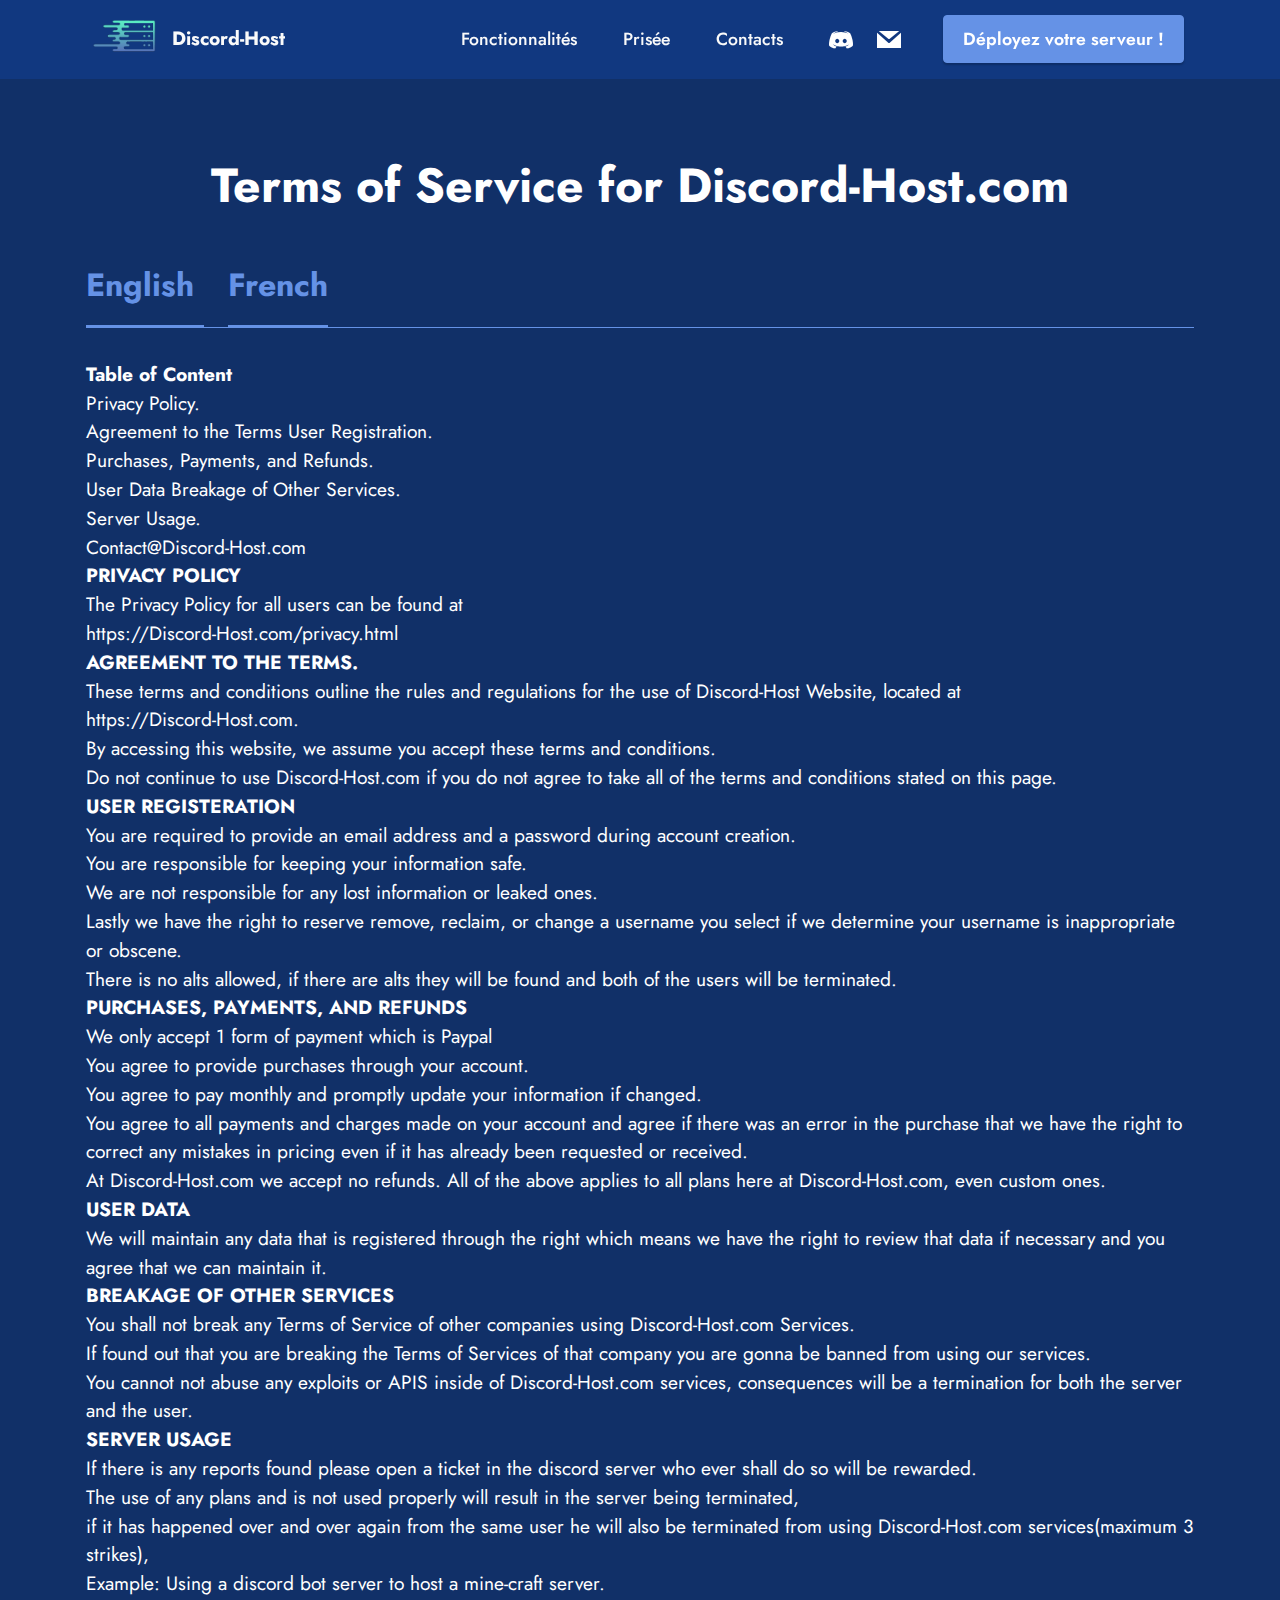
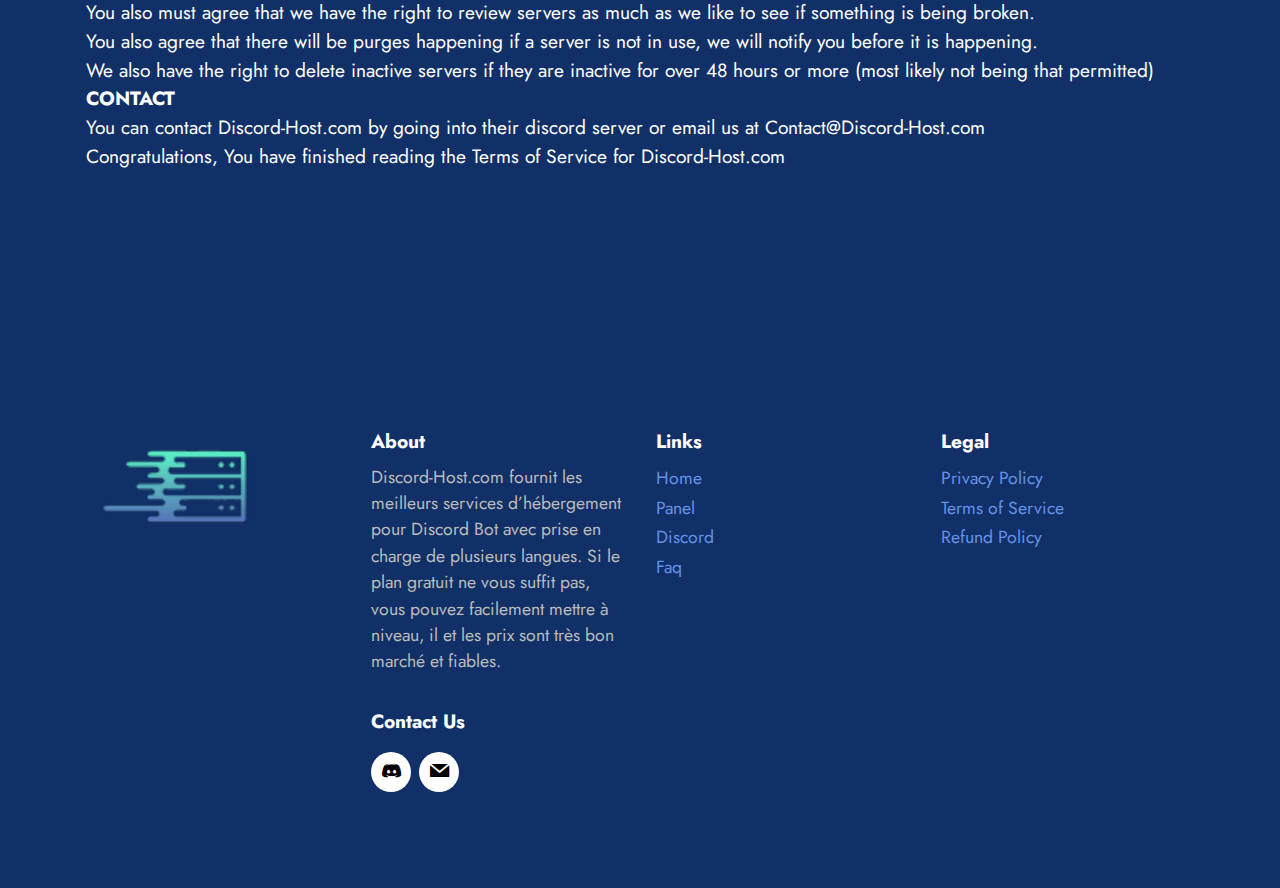
<file: terms.html>
<!DOCTYPE html>
<html  >
<head>
  <!-- Site made with Mobirise Website Builder v5.7.12, https://mobirise.com -->
  <meta charset="UTF-8">
  <meta http-equiv="X-UA-Compatible" content="IE=edge">
  <meta name="generator" content="Mobirise v5.7.12, mobirise.com">
  <meta name="twitter:card" content="summary_large_image"/>
  <meta name="twitter:image:src" content="assets/images/terms-meta.png">
  <meta property="og:image" content="assets/images/terms-meta.png">
  <meta name="twitter:title" content="Terms">
  <meta name="viewport" content="width=device-width, initial-scale=1, minimum-scale=1">
  <link rel="shortcut icon" href="assets/images/bg-clear-logo-small-96x76.png" type="image/x-icon">
  <meta name="description" content="Terms of service of Discord-Host.com">
  
  
  <title>Terms</title>
  <link rel="stylesheet" href="assets/bootstrap/css/bootstrap.min.css">
  <link rel="stylesheet" href="assets/bootstrap/css/bootstrap-grid.min.css">
  <link rel="stylesheet" href="assets/bootstrap/css/bootstrap-reboot.min.css">
  <link rel="stylesheet" href="assets/dropdown/css/style.css">
  <link rel="stylesheet" href="assets/socicon/css/styles.css">
  <link rel="stylesheet" href="assets/theme/css/style.css">
  <link rel="preload" href="https://fonts.googleapis.com/css?family=Jost:100,200,300,400,500,600,700,800,900,100i,200i,300i,400i,500i,600i,700i,800i,900i&display=swap" as="style" onload="this.onload=null;this.rel='stylesheet'">
  <noscript><link rel="stylesheet" href="https://fonts.googleapis.com/css?family=Jost:100,200,300,400,500,600,700,800,900,100i,200i,300i,400i,500i,600i,700i,800i,900i&display=swap"></noscript>
  <link rel="preload" as="style" href="assets/mobirise/css/mbr-additional.css"><link rel="stylesheet" href="assets/mobirise/css/mbr-additional.css" type="text/css">

  
  
  
</head>
<body>
  
  <section data-bs-version="5.1" class="menu menu2 cid-tv0fL89cX2" once="menu" id="menu2-h">
    
    <nav class="navbar navbar-dropdown navbar-fixed-top navbar-expand-lg">
        <div class="container">
            <div class="navbar-brand">
                <span class="navbar-logo">
                    <a href="https://discord-host.com">
                        <img src="assets/images/bg-clear-logo-small-96x76.png" alt="Logo" style="height: 3.6rem;">
                    </a>
                </span>
                <span class="navbar-caption-wrap"><a class="navbar-caption text-white display-7" href="https://mobiri.se">Discord-Host</a></span>
            </div>
            <button class="navbar-toggler" type="button" data-toggle="collapse" data-bs-toggle="collapse" data-target="#navbarSupportedContent" data-bs-target="#navbarSupportedContent" aria-controls="navbarNavAltMarkup" aria-expanded="false" aria-label="Toggle navigation">
                <div class="hamburger">
                    <span></span>
                    <span></span>
                    <span></span>
                    <span></span>
                </div>
            </button>
            <div class="collapse navbar-collapse" id="navbarSupportedContent">
                <ul class="navbar-nav nav-dropdown" data-app-modern-menu="true"><li class="nav-item"><a class="nav-link link text-white text-primary display-4" href="index.html#features13-2">Fonctionnalités</a></li>
                    <li class="nav-item"><a class="nav-link link text-white text-primary display-4" href="index.html#pricing2-8">Prisée</a></li>
                    <li class="nav-item"><a class="nav-link link text-white text-primary display-4" href="index.html#contacts1-5">Contacts<br></a>
                    </li></ul>
                <div class="icons-menu">
                    <a class="iconfont-wrapper" href="https://discord.gg/RKhFrGJqjE" target="_blank">
                        <span class="p-2 mbr-iconfont socicon-discord socicon"></span>
                    </a>
                    <a class="iconfont-wrapper" href="mailto:contact@discord-host.com">
                        <span class="p-2 mbr-iconfont socicon-mail socicon"></span>
                    </a>
                    
                    
                </div>
                <div class="navbar-buttons mbr-section-btn"><a class="btn btn-primary display-4" href="https://panel.discord-host.com" target="_blank">Déployez votre serveur !</a></div>
            </div>
        </div>
    </nav>
</section>

<section data-bs-version="5.1" class="tabs content18 cid-tv0N9ZTXJD" id="tabs1-n">

    

    
    
    <div class="container">
        <div class="row justify-content-center">
            <div class="col-12 col-md-12">
                <h3 class="mbr-section-title mb-0 mbr-fonts-style display-2">
                    <strong>Terms of Service for Discord-Host.com</strong></h3>
                
            </div>
        </div>
        <div class="row justify-content-center mt-4">
            <div class="col-12 col-md-12">
                <ul class="nav nav-tabs mb-4" role="tablist">
                    <li class="nav-item first mbr-fonts-style"><a class="nav-link mbr-fonts-style show active display-5" role="tab" data-toggle="tab" data-bs-toggle="tab" href="#tabs1-n_tab0" aria-selected="true"><strong>English&nbsp;</strong></a></li>
                    <li class="nav-item"><a class="nav-link mbr-fonts-style active display-5" role="tab" data-toggle="tab" data-bs-toggle="tab" href="#tabs1-n_tab1" aria-selected="true"><strong>French</strong></a></li>
                    
                    
                    
                    
                </ul>
                <div class="tab-content">
                    <div id="tab1" class="tab-pane in active" role="tabpanel">
                        <div class="row">
                            <div class="col-md-12">
                                <p class="mbr-text mbr-fonts-style display-7"><strong>Table of Content</strong><br>Privacy Policy.
<br>Agreement to the Terms User Registration.
<br>Purchases, Payments, and Refunds.
<br>User Data Breakage of Other Services.
<br>Server Usage.
<br>Contact@Discord-Host.com
<br><strong>PRIVACY POLICY
</strong><br>The Privacy Policy for all users can be found at
<br>https://Discord-Host.com/privacy.html
<br><strong>AGREEMENT TO THE TERMS.
</strong><br>These terms and conditions outline the rules and regulations for the use of Discord-Host Website, located at
<br>https://Discord-Host.com.
<br>By accessing this website, we assume you accept these terms and conditions.
<br>Do not continue to use Discord-Host.com if you do not agree to take all of the terms and conditions stated on this page.
<br><strong>USER REGISTERATION
</strong><br>You are required to provide an email address and a password during account creation.
<br>You are responsible for keeping your information safe.
<br>We are not responsible for any lost information or leaked ones.
<br>Lastly we have the right to reserve remove, reclaim, or change a username you select if we determine your username is inappropriate or obscene.
<br>There is no alts allowed, if there are alts they will be found and both of the users will be terminated.
<br><strong>PURCHASES, PAYMENTS, AND REFUNDS
</strong><br>We only accept 1 form of payment which is Paypal
<br>You agree to provide purchases through your account.
<br>You agree to pay monthly and promptly update your information if changed.
<br>You agree to all payments and charges made on your account and agree if there was an error in the purchase that we have the right to correct any mistakes in pricing even if it has already been requested or received.
<br>At Discord-Host.com we accept no refunds. All of the above applies to all plans here at Discord-Host.com, even custom ones.
<br><strong>USER DATA
</strong><br>We will maintain any data that is registered through the right which means we have the right to review that data if necessary and you agree that we can maintain it.
<br><strong>BREAKAGE OF OTHER SERVICES
</strong><br>You shall not break any Terms of Service of other companies using Discord-Host.com Services.
<br>If found out that you are breaking the Terms of Services of that company you are gonna be banned from using our services.
<br>You cannot not abuse any exploits or APIS inside of Discord-Host.com services, consequences will be a termination for both the server and the user.
<br><strong>SERVER USAGE
<br></strong>If there is any reports found please open a ticket in the discord server who ever shall do so will be rewarded.
<br>The use of any plans and is not used properly will result in the server being terminated,
<br>if it has happened over and over again from the same user he will also be terminated from using Discord-Host.com services(maximum 3 strikes),
<br>Example: Using a discord bot server to host a mine-craft server.
<br>You also must agree that we have the right to review servers as much as we like to see if something is being broken.
<br>You also agree that there will be purges happening if a server is not in use, we will notify you before it is happening.
<br>We also have the right to delete inactive servers if they are inactive for over 48 hours or more (most likely not being that permitted)
<br><strong>CONTACT
</strong><br>You can contact Discord-Host.com by going into their discord server or email us at Contact@Discord-Host.com
<br>Congratulations, You have finished reading the Terms of Service for Discord-Host.com</p>
                            </div>
                        </div>
                    </div>
                    <div id="tab2" class="tab-pane" role="tabpanel">
                        <div class="row">
                            <div class="col-md-12">
                                <p class="mbr-text mbr-fonts-style display-7"><strong>TABLE DES MATIÈRES
</strong><br>Politique de confidentialité.
<br>Acceptation des conditions d’inscription de l’utilisateur.
<br>Achats, paiements et remboursements.
<br>Rupture des données utilisateur d’autres services.
<br>Utilisation du serveur.
<br>Contact@Discord-Host.com
<br><strong>PRIVACY POLICY
</strong><br>La politique de confidentialité pour tous les utilisateurs peut être consultée à l’adresse suivante:
<br>https://Discord-Host.com/privacy.html
<br><strong>ACCEPTATION DES CONDITIONS
</strong><br>Ces termes et conditions décrivent les règles et règlements pour l’utilisation du site Web Discord-Host, situé à:
<br>https://Discord-Host.com.
<br>En accédant à ce site Web, nous supposons que vous acceptez ces termes et conditions.
<br>Ne continuez pas à utiliser Discord-Host.com si vous n’acceptez pas de prendre tous les termes et conditions énoncés sur cette page.
<br><strong>USER REGISTERATION
</strong><br>Vous devez fournir une adresse e-mail et un mot de passe lors de la création du compte.
<br>Vous êtes responsable de la sécurité de vos informations.
<br>Nous ne sommes pas responsables des informations perdues ou divulguées.
<br>Enfin, nous avons le droit de supprimer, récupérer ou modifier un nom d’utilisateur que vous sélectionnez si nous déterminons que votre nom d’utilisateur est inapproprié ou obscène.
<br>Il n’y a pas d’alts autorisés, s’il y a des alts, ils seront trouvés et les deux utilisateurs seront résiliés.
<br><strong>PURCHASES, PAYMENTS, AND REFUNDS
</strong><br>Nous n’acceptons que 1 mode de paiement qui est PayPal
<br>Vous acceptez de fournir des achats via votre compte.
<br>Vous acceptez de payer mensuellement et de mettre à jour rapidement vos informations si elles sont modifiées.
<br>Vous acceptez tous les paiements et frais effectués sur votre compte et acceptez s’il y a eu une erreur dans l’achat que nous avons le droit de corriger toute erreur de prix, même si elle a déjà été demandée ou reçue.
<br>Chez Discord-Host.com nous n’acceptons aucun remboursement. Tout ce qui précède s’applique à tous les plans ici à Discord-Host.com, même les plans personnalisés.
<br><strong>USER DATA
</strong><br>Nous conserverons toutes les données enregistrées par le biais du droit, ce qui signifie que nous avons le droit d’examiner ces données si nécessaire et vous acceptez que nous puissions les conserver.
<br><strong>BREAKAGE OF OTHER SERVICES
</strong><br>Vous ne devez enfreindre aucune condition d’utilisation d’autres sociétés utilisant Discord-Host.com Services.
<br>Si vous découvrez que vous enfreignez les conditions d’utilisation de cette société, vous serez interdit d’utiliser nos services.
<br>Vous ne pouvez pas abuser des exploits ou des APIS à l’intérieur de Discord-Host.com services, les conséquences seront une résiliation pour le serveur et l’utilisateur.
<br><strong>SERVER USAGE
</strong><br>S’il y a des rapports trouvés, veuillez ouvrir un ticket dans le serveur discord qui le fera sera récompensé.
<br>L’utilisation de plans et n’est pas utilisée correctement entraînera la résiliation du serveur,
<br>si cela s’est produit à maintes reprises du même utilisateur, il sera également empêché d’utiliser Discord-Host.com services (maximum 3 coups),
<br>Exemple : Utilisation d’un serveur de bot discord pour héberger un serveur d’artisanat minier.
<br>Vous devez également convenir que nous avons le droit d’examiner les serveurs autant que nous le souhaitons pour voir si quelque chose est cassé.
<br>Vous acceptez également qu’il y aura des purges si un serveur n’est pas utilisé, nous vous en informerons avant que cela ne se produise.
<br>Nous avons également le droit de supprimer les serveurs inactifs s’ils sont inactifs pendant plus de 48 heures ou plus (ce qui n’est probablement pas autorisé)
<br><strong>CONTACT
</strong><br>Vous pouvez contacter Discord-Host.com en allant dans leur serveur discord ou en nous envoyant un e-mail à:
<br>Contact@Discord-Host.com
<br>Félicitations, vous avez fini de lire les Conditions d’utilisation pour Discord-Host.com</p>
                            </div>
                        </div>
                    </div>
                    
                    
                    
                    
                </div>
            </div>
        </div>
    </div>
</section>

<section data-bs-version="5.1" class="footer4 cid-tuYgNMbnpz" once="footers" id="footer4-g">

    

    
    
    <div class="container">
        <div class="row mbr-white">
            <div class="col-6 col-lg-3">
                <div class="media-wrap col-md-8 col-12">
                    <a href="https://discord.gg/RKhFrGJqjE" target="_blank">
                        <img src="assets/images/bg-clear-logo-small-96x76.png" alt="Logo">
                    </a>
                </div>
            </div>
            <div class="col-12 col-md-6 col-lg-3">
                <h5 class="mbr-section-subtitle mbr-fonts-style mb-2 display-7">
                    <strong>About</strong>
                </h5>
                <p class="mbr-text mbr-fonts-style mb-4 display-4">
                    Discord-Host.com fournit les meilleurs services d’hébergement pour Discord Bot avec prise en charge de plusieurs langues. Si le plan gratuit ne vous suffit pas, vous pouvez facilement mettre à niveau, il et les prix sont très bon marché et fiables.</p>
                <h5 class="mbr-section-subtitle mbr-fonts-style mb-3 display-7"><strong>Contact Us</strong><strong><br></strong></h5>
                <div class="social-row display-7">
                    <div class="soc-item">
                        <a href="https://discord.gg/RKhFrGJqjE" target="_blank">
                            <span class="mbr-iconfont socicon-discord socicon"></span>
                        </a>
                    </div>
                    <div class="soc-item">
                        <a href="mailto:contact@discord-host.com">
                            <span class="mbr-iconfont socicon-mail socicon"></span>
                        </a>
                    </div>
                    
                    
                </div>
            </div>
            <div class="col-12 col-md-6 col-lg-3">
                <h5 class="mbr-section-subtitle mbr-fonts-style mb-2 display-7"><strong>Links</strong></h5>
                <ul class="list mbr-fonts-style display-4">
                    <li class="mbr-text item-wrap"><a href="index.html#top" class="text-primary">Home</a></li>
                    <li class="mbr-text item-wrap"><a href="https://panel.discord-host.com" class="text-primary" target="_blank">Panel</a></li><a href="https://panel.discord-host.com" class="text-primary" target="_blank">
                    </a><li class="mbr-text item-wrap"><a href="https://discord.gg/RKhFrGJqjE" class="text-primary" target="_blank">Discord</a></li><a href="https://discord.gg/RKhFrGJqjE" class="text-primary" target="_blank">
                    </a><li class="mbr-text item-wrap"><a href="index.html#top" class="text-primary">Faq</a></li>
                </ul>
            </div>
            <div class="col-12 col-md-6 col-lg-3">
                <h5 class="mbr-section-subtitle mbr-fonts-style mb-2 display-7">
                    <strong>Legal</strong></h5>
                <ul class="list mbr-fonts-style display-4">
                    <li class="mbr-text item-wrap"><a href="privacy.html#top" class="text-primary">Privacy Policy</a></li><li class="mbr-text item-wrap"><a href="terms.html#tabs1-n" class="text-primary">Terms of Service</a></li><li class="mbr-text item-wrap"><a href="page3.html#top" class="text-primary">Refund Policy</a></li><a href="page3.html#top" class="text-primary">
                    </a><li class="mbr-text item-wrap"><br></li>
                </ul>
            </div>
            
        </div>
    </div>
</section>
  
  
</body>
</html>
</file>
<file: assets/dropdown/css/style.css>
.navbar-dropdown {
  left: 0;
  padding: 0;
  position: absolute;
  right: 0;
  top: 0;
  transition: all 0.45s ease;
  z-index: 1030;
  background: #282828; }
  .navbar-dropdown .navbar-logo {
    margin-right: 0.8rem;
    transition: margin 0.3s ease-in-out;
    vertical-align: middle; }
    .navbar-dropdown .navbar-logo img {
      height: 3.125rem;
      transition: all 0.3s ease-in-out; }
    .navbar-dropdown .navbar-logo.mbr-iconfont {
      font-size: 3.125rem;
      line-height: 3.125rem; }
  .navbar-dropdown .navbar-caption {
    font-weight: 700;
    white-space: normal;
    vertical-align: -4px;
    line-height: 3.125rem !important; }
    .navbar-dropdown .navbar-caption, .navbar-dropdown .navbar-caption:hover {
      color: inherit;
      text-decoration: none; }
  .navbar-dropdown .mbr-iconfont + .navbar-caption {
    vertical-align: -1px; }
  .navbar-dropdown.navbar-fixed-top {
    position: fixed; }
  .navbar-dropdown .navbar-brand span {
    vertical-align: -4px; }
  .navbar-dropdown.bg-color.transparent {
    background: none; }
  .navbar-dropdown.navbar-short .navbar-brand {
    padding: 0.625rem 0; }
    .navbar-dropdown.navbar-short .navbar-brand span {
      vertical-align: -1px; }
  .navbar-dropdown.navbar-short .navbar-caption {
    line-height: 2.375rem !important;
    vertical-align: -2px; }
  .navbar-dropdown.navbar-short .navbar-logo {
    margin-right: 0.5rem; }
    .navbar-dropdown.navbar-short .navbar-logo img {
      height: 2.375rem; }
    .navbar-dropdown.navbar-short .navbar-logo.mbr-iconfont {
      font-size: 2.375rem;
      line-height: 2.375rem; }
  .navbar-dropdown.navbar-short .mbr-table-cell {
    height: 3.625rem; }
  .navbar-dropdown .navbar-close {
    left: 0.6875rem;
    position: fixed;
    top: 0.75rem;
    z-index: 1000; }
  .navbar-dropdown .hamburger-icon {
    content: "";
    display: inline-block;
    vertical-align: middle;
    width: 16px;
    -webkit-box-shadow: 0 -6px 0 1px #282828,0 0 0 1px #282828,0 6px 0 1px #282828;
    -moz-box-shadow: 0 -6px 0 1px #282828,0 0 0 1px #282828,0 6px 0 1px #282828;
    box-shadow: 0 -6px 0 1px #282828,0 0 0 1px #282828,0 6px 0 1px #282828; }

.dropdown-menu .dropdown-toggle[data-toggle="dropdown-submenu"]::after {
  border-bottom: 0.35em solid transparent;
  border-left: 0.35em solid;
  border-right: 0;
  border-top: 0.35em solid transparent;
  margin-left: 0.3rem; }

.dropdown-menu .dropdown-item:focus {
  outline: 0; }

.nav-dropdown {
  font-size: 0.75rem;
  font-weight: 500;
  height: auto !important; }
  .nav-dropdown .nav-btn {
    padding-left: 1rem; }
  .nav-dropdown .link {
    margin: .667em 1.667em;
    font-weight: 500;
    padding: 0;
    transition: color .2s ease-in-out; }
    .nav-dropdown .link.dropdown-toggle {
      margin-right: 2.583em; }
      .nav-dropdown .link.dropdown-toggle::after {
        margin-left: .25rem;
        border-top: 0.35em solid;
        border-right: 0.35em solid transparent;
        border-left: 0.35em solid transparent;
        border-bottom: 0; }
      .nav-dropdown .link.dropdown-toggle[aria-expanded="true"] {
        margin: 0;
        padding: 0.667em 3.263em  0.667em 1.667em; }
  .nav-dropdown .link::after,
  .nav-dropdown .dropdown-item::after {
    color: inherit; }
  .nav-dropdown .btn {
    font-size: 0.75rem;
    font-weight: 700;
    letter-spacing: 0;
    margin-bottom: 0;
    padding-left: 1.25rem;
    padding-right: 1.25rem; }
  .nav-dropdown .dropdown-menu {
    border-radius: 0;
    border: 0;
    left: 0;
    margin: 0;
    padding-bottom: 1.25rem;
    padding-top: 1.25rem;
    position: relative; }
  .nav-dropdown .dropdown-submenu {
    margin-left: 0.125rem;
    top: 0; }
  .nav-dropdown .dropdown-item {
    font-weight: 500;
    line-height: 2;
    padding: 0.3846em 4.615em 0.3846em 1.5385em;
    position: relative;
    transition: color .2s ease-in-out, background-color .2s ease-in-out; }
    .nav-dropdown .dropdown-item::after {
      margin-top: -0.3077em;
      position: absolute;
      right: 1.1538em;
      top: 50%; }
    .nav-dropdown .dropdown-item:focus, .nav-dropdown .dropdown-item:hover {
      background: none; }

@media (max-width: 767px) {
  .nav-dropdown.navbar-toggleable-sm {
    bottom: 0;
    display: none;
    left: 0;
    overflow-x: hidden;
    position: fixed;
    top: 0;
    transform: translateX(-100%);
    -ms-transform: translateX(-100%);
    -webkit-transform: translateX(-100%);
    width: 18.75rem;
    z-index: 999; } }
.nav-dropdown.navbar-toggleable-xl {
  bottom: 0;
  display: none;
  left: 0;
  overflow-x: hidden;
  position: fixed;
  top: 0;
  transform: translateX(-100%);
  -ms-transform: translateX(-100%);
  -webkit-transform: translateX(-100%);
  width: 18.75rem;
  z-index: 999; }

.nav-dropdown-sm {
  display: block !important;
  overflow-x: hidden;
  overflow: auto;
  padding-top: 3.875rem; }
  .nav-dropdown-sm::after {
    content: "";
    display: block;
    height: 3rem;
    width: 100%; }
  .nav-dropdown-sm.collapse.in ~ .navbar-close {
    display: block !important; }
  .nav-dropdown-sm.collapsing, .nav-dropdown-sm.collapse.in {
    transform: translateX(0);
    -ms-transform: translateX(0);
    -webkit-transform: translateX(0);
    transition: all 0.25s ease-out;
    -webkit-transition: all 0.25s ease-out;
    background: #282828; }
  .nav-dropdown-sm.collapsing[aria-expanded="false"] {
    transform: translateX(-100%);
    -ms-transform: translateX(-100%);
    -webkit-transform: translateX(-100%); }
  .nav-dropdown-sm .nav-item {
    display: block;
    margin-left: 0 !important;
    padding-left: 0; }
  .nav-dropdown-sm .link,
  .nav-dropdown-sm .dropdown-item {
    border-top: 1px dotted rgba(255, 255, 255, 0.1);
    font-size: 0.8125rem;
    line-height: 1.6;
    margin: 0 !important;
    padding: 0.875rem 2.4rem 0.875rem 1.5625rem !important;
    position: relative;
    white-space: normal; }
    .nav-dropdown-sm .link:focus, .nav-dropdown-sm .link:hover,
    .nav-dropdown-sm .dropdown-item:focus,
    .nav-dropdown-sm .dropdown-item:hover {
      background: rgba(0, 0, 0, 0.2) !important;
      color: #c0a375; }
  .nav-dropdown-sm .nav-btn {
    position: relative;
    padding: 1.5625rem 1.5625rem 0 1.5625rem; }
    .nav-dropdown-sm .nav-btn::before {
      border-top: 1px dotted rgba(255, 255, 255, 0.1);
      content: "";
      left: 0;
      position: absolute;
      top: 0;
      width: 100%; }
    .nav-dropdown-sm .nav-btn + .nav-btn {
      padding-top: 0.625rem; }
      .nav-dropdown-sm .nav-btn + .nav-btn::before {
        display: none; }
  .nav-dropdown-sm .btn {
    padding: 0.625rem 0; }
  .nav-dropdown-sm .dropdown-toggle[data-toggle="dropdown-submenu"]::after {
    margin-left: .25rem;
    border-top: 0.35em solid;
    border-right: 0.35em solid transparent;
    border-left: 0.35em solid transparent;
    border-bottom: 0; }
  .nav-dropdown-sm .dropdown-toggle[data-toggle="dropdown-submenu"][aria-expanded="true"]::after {
    border-top: 0;
    border-right: 0.35em solid transparent;
    border-left: 0.35em solid transparent;
    border-bottom: 0.35em solid; }
  .nav-dropdown-sm .dropdown-menu {
    margin: 0;
    padding: 0;
    position: relative;
    top: 0;
    left: 0;
    width: 100%;
    border: 0;
    float: none;
    border-radius: 0;
    background: none; }
  .nav-dropdown-sm .dropdown-submenu {
    left: 100%;
    margin-left: 0.125rem;
    margin-top: -1.25rem;
    top: 0; }

.navbar-toggleable-sm .nav-dropdown .dropdown-menu {
  position: absolute; }

.navbar-toggleable-sm .nav-dropdown .dropdown-submenu {
  left: 100%;
  margin-left: 0.125rem;
  margin-top: -1.25rem;
  top: 0; }

.navbar-toggleable-sm.opened .nav-dropdown .dropdown-menu {
  position: relative; }

.navbar-toggleable-sm.opened .nav-dropdown .dropdown-submenu {
  left: 0;
  margin-left: 00rem;
  margin-top: 0rem;
  top: 0; }

.is-builder .nav-dropdown.collapsing {
  transition: none !important; }
</file>
<file: assets/socicon/css/styles.css>
@charset "UTF-8";

@font-face {
  font-family: 'Socicon';
  src:  url('../fonts/socicon.eot');
  src:  url('../fonts/socicon.eot?#iefix') format('embedded-opentype'),
    url('../fonts/socicon.woff2') format('woff2'),
    url('../fonts/socicon.ttf') format('truetype'),
    url('../fonts/socicon.woff') format('woff'),
    url('../fonts/socicon.svg#socicon') format('svg');
  font-weight: normal;
  font-style: normal;
  font-display: swap;
}

[data-icon]:before {
  font-family: "socicon" !important;
  content: attr(data-icon);
  font-style: normal !important;
  font-weight: normal !important;
  font-variant: normal !important;
  text-transform: none !important;
  speak: none;
  line-height: 1;
  -webkit-font-smoothing: antialiased;
  -moz-osx-font-smoothing: grayscale;
}

[class^="socicon-"], [class*=" socicon-"] {
  /* use !important to prevent issues with browser extensions that change fonts */
  font-family: 'Socicon' !important;
  speak: none;
  font-style: normal;
  font-weight: normal;
  font-variant: normal;
  text-transform: none;
  line-height: 1;

  /* Better Font Rendering =========== */
  -webkit-font-smoothing: antialiased;
  -moz-osx-font-smoothing: grayscale;
}

.socicon-eitaa:before {
  content: "\e97c";
}
.socicon-soroush:before {
  content: "\e97d";
}
.socicon-bale:before {
  content: "\e97e";
}
.socicon-zazzle:before {
  content: "\e97b";
}
.socicon-society6:before {
  content: "\e97a";
}
.socicon-redbubble:before {
  content: "\e979";
}
.socicon-avvo:before {
  content: "\e978";
}
.socicon-stitcher:before {
  content: "\e977";
}
.socicon-googlehangouts:before {
  content: "\e974";
}
.socicon-dlive:before {
  content: "\e975";
}
.socicon-vsco:before {
  content: "\e976";
}
.socicon-flipboard:before {
  content: "\e973";
}
.socicon-ubuntu:before {
  content: "\e958";
}
.socicon-artstation:before {
  content: "\e959";
}
.socicon-invision:before {
  content: "\e95a";
}
.socicon-torial:before {
  content: "\e95b";
}
.socicon-collectorz:before {
  content: "\e95c";
}
.socicon-seenthis:before {
  content: "\e95d";
}
.socicon-googleplaymusic:before {
  content: "\e95e";
}
.socicon-debian:before {
  content: "\e95f";
}
.socicon-filmfreeway:before {
  content: "\e960";
}
.socicon-gnome:before {
  content: "\e961";
}
.socicon-itchio:before {
  content: "\e962";
}
.socicon-jamendo:before {
  content: "\e963";
}
.socicon-mix:before {
  content: "\e964";
}
.socicon-sharepoint:before {
  content: "\e965";
}
.socicon-tinder:before {
  content: "\e966";
}
.socicon-windguru:before {
  content: "\e967";
}
.socicon-cdbaby:before {
  content: "\e968";
}
.socicon-elementaryos:before {
  content: "\e969";
}
.socicon-stage32:before {
  content: "\e96a";
}
.socicon-tiktok:before {
  content: "\e96b";
}
.socicon-gitter:before {
  content: "\e96c";
}
.socicon-letterboxd:before {
  content: "\e96d";
}
.socicon-threema:before {
  content: "\e96e";
}
.socicon-splice:before {
  content: "\e96f";
}
.socicon-metapop:before {
  content: "\e970";
}
.socicon-naver:before {
  content: "\e971";
}
.socicon-remote:before {
  content: "\e972";
}
.socicon-internet:before {
  content: "\e957";
}
.socicon-moddb:before {
  content: "\e94b";
}
.socicon-indiedb:before {
  content: "\e94c";
}
.socicon-traxsource:before {
  content: "\e94d";
}
.socicon-gamefor:before {
  content: "\e94e";
}
.socicon-pixiv:before {
  content: "\e94f";
}
.socicon-myanimelist:before {
  content: "\e950";
}
.socicon-blackberry:before {
  content: "\e951";
}
.socicon-wickr:before {
  content: "\e952";
}
.socicon-spip:before {
  content: "\e953";
}
.socicon-napster:before {
  content: "\e954";
}
.socicon-beatport:before {
  content: "\e955";
}
.socicon-hackerone:before {
  content: "\e956";
}
.socicon-hackernews:before {
  content: "\e946";
}
.socicon-smashwords:before {
  content: "\e947";
}
.socicon-kobo:before {
  content: "\e948";
}
.socicon-bookbub:before {
  content: "\e949";
}
.socicon-mailru:before {
  content: "\e94a";
}
.socicon-gitlab:before {
  content: "\e945";
}
.socicon-instructables:before {
  content: "\e944";
}
.socicon-portfolio:before {
  content: "\e943";
}
.socicon-codered:before {
  content: "\e940";
}
.socicon-origin:before {
  content: "\e941";
}
.socicon-nextdoor:before {
  content: "\e942";
}
.socicon-udemy:before {
  content: "\e93f";
}
.socicon-livemaster:before {
  content: "\e93e";
}
.socicon-crunchbase:before {
  content: "\e93b";
}
.socicon-homefy:before {
  content: "\e93c";
}
.socicon-calendly:before {
  content: "\e93d";
}
.socicon-realtor:before {
  content: "\e90f";
}
.socicon-tidal:before {
  content: "\e910";
}
.socicon-qobuz:before {
  content: "\e911";
}
.socicon-natgeo:before {
  content: "\e912";
}
.socicon-mastodon:before {
  content: "\e913";
}
.socicon-unsplash:before {
  content: "\e914";
}
.socicon-homeadvisor:before {
  content: "\e915";
}
.socicon-angieslist:before {
  content: "\e916";
}
.socicon-codepen:before {
  content: "\e917";
}
.socicon-slack:before {
  content: "\e918";
}
.socicon-openaigym:before {
  content: "\e919";
}
.socicon-logmein:before {
  content: "\e91a";
}
.socicon-fiverr:before {
  content: "\e91b";
}
.socicon-gotomeeting:before {
  content: "\e91c";
}
.socicon-aliexpress:before {
  content: "\e91d";
}
.socicon-guru:before {
  content: "\e91e";
}
.socicon-appstore:before {
  content: "\e91f";
}
.socicon-homes:before {
  content: "\e920";
}
.socicon-zoom:before {
  content: "\e921";
}
.socicon-alibaba:before {
  content: "\e922";
}
.socicon-craigslist:before {
  content: "\e923";
}
.socicon-wix:before {
  content: "\e924";
}
.socicon-redfin:before {
  content: "\e925";
}
.socicon-googlecalendar:before {
  content: "\e926";
}
.socicon-shopify:before {
  content: "\e927";
}
.socicon-freelancer:before {
  content: "\e928";
}
.socicon-seedrs:before {
  content: "\e929";
}
.socicon-bing:before {
  content: "\e92a";
}
.socicon-doodle:before {
  content: "\e92b";
}
.socicon-bonanza:before {
  content: "\e92c";
}
.socicon-squarespace:before {
  content: "\e92d";
}
.socicon-toptal:before {
  content: "\e92e";
}
.socicon-gust:before {
  content: "\e92f";
}
.socicon-ask:before {
  content: "\e930";
}
.socicon-trulia:before {
  content: "\e931";
}
.socicon-loomly:before {
  content: "\e932";
}
.socicon-ghost:before {
  content: "\e933";
}
.socicon-upwork:before {
  content: "\e934";
}
.socicon-fundable:before {
  content: "\e935";
}
.socicon-booking:before {
  content: "\e936";
}
.socicon-googlemaps:before {
  content: "\e937";
}
.socicon-zillow:before {
  content: "\e938";
}
.socicon-niconico:before {
  content: "\e939";
}
.socicon-toneden:before {
  content: "\e93a";
}
.socicon-augment:before {
  content: "\e908";
}
.socicon-bitbucket:before {
  content: "\e909";
}
.socicon-fyuse:before {
  content: "\e90a";
}
.socicon-yt-gaming:before {
  content: "\e90b";
}
.socicon-sketchfab:before {
  content: "\e90c";
}
.socicon-mobcrush:before {
  content: "\e90d";
}
.socicon-microsoft:before {
  content: "\e90e";
}
.socicon-pandora:before {
  content: "\e907";
}
.socicon-messenger:before {
  content: "\e906";
}
.socicon-gamewisp:before {
  content: "\e905";
}
.socicon-bloglovin:before {
  content: "\e904";
}
.socicon-tunein:before {
  content: "\e903";
}
.socicon-gamejolt:before {
  content: "\e901";
}
.socicon-trello:before {
  content: "\e902";
}
.socicon-spreadshirt:before {
  content: "\e900";
}
.socicon-500px:before {
  content: "\e000";
}
.socicon-8tracks:before {
  content: "\e001";
}
.socicon-airbnb:before {
  content: "\e002";
}
.socicon-alliance:before {
  content: "\e003";
}
.socicon-amazon:before {
  content: "\e004";
}
.socicon-amplement:before {
  content: "\e005";
}
.socicon-android:before {
  content: "\e006";
}
.socicon-angellist:before {
  content: "\e007";
}
.socicon-apple:before {
  content: "\e008";
}
.socicon-appnet:before {
  content: "\e009";
}
.socicon-baidu:before {
  content: "\e00a";
}
.socicon-bandcamp:before {
  content: "\e00b";
}
.socicon-battlenet:before {
  content: "\e00c";
}
.socicon-mixer:before {
  content: "\e00d";
}
.socicon-bebee:before {
  content: "\e00e";
}
.socicon-bebo:before {
  content: "\e00f";
}
.socicon-behance:before {
  content: "\e010";
}
.socicon-blizzard:before {
  content: "\e011";
}
.socicon-blogger:before {
  content: "\e012";
}
.socicon-buffer:before {
  content: "\e013";
}
.socicon-chrome:before {
  content: "\e014";
}
.socicon-coderwall:before {
  content: "\e015";
}
.socicon-curse:before {
  content: "\e016";
}
.socicon-dailymotion:before {
  content: "\e017";
}
.socicon-deezer:before {
  content: "\e018";
}
.socicon-delicious:before {
  content: "\e019";
}
.socicon-deviantart:before {
  content: "\e01a";
}
.socicon-diablo:before {
  content: "\e01b";
}
.socicon-digg:before {
  content: "\e01c";
}
.socicon-discord:before {
  content: "\e01d";
}
.socicon-disqus:before {
  content: "\e01e";
}
.socicon-douban:before {
  content: "\e01f";
}
.socicon-draugiem:before {
  content: "\e020";
}
.socicon-dribbble:before {
  content: "\e021";
}
.socicon-drupal:before {
  content: "\e022";
}
.socicon-ebay:before {
  content: "\e023";
}
.socicon-ello:before {
  content: "\e024";
}
.socicon-endomodo:before {
  content: "\e025";
}
.socicon-envato:before {
  content: "\e026";
}
.socicon-etsy:before {
  content: "\e027";
}
.socicon-facebook:before {
  content: "\e028";
}
.socicon-feedburner:before {
  content: "\e029";
}
.socicon-filmweb:before {
  content: "\e02a";
}
.socicon-firefox:before {
  content: "\e02b";
}
.socicon-flattr:before {
  content: "\e02c";
}
.socicon-flickr:before {
  content: "\e02d";
}
.socicon-formulr:before {
  content: "\e02e";
}
.socicon-forrst:before {
  content: "\e02f";
}
.socicon-foursquare:before {
  content: "\e030";
}
.socicon-friendfeed:before {
  content: "\e031";
}
.socicon-github:before {
  content: "\e032";
}
.socicon-goodreads:before {
  content: "\e033";
}
.socicon-google:before {
  content: "\e034";
}
.socicon-googlescholar:before {
  content: "\e035";
}
.socicon-googlegroups:before {
  content: "\e036";
}
.socicon-googlephotos:before {
  content: "\e037";
}
.socicon-googleplus:before {
  content: "\e038";
}
.socicon-grooveshark:before {
  content: "\e039";
}
.socicon-hackerrank:before {
  content: "\e03a";
}
.socicon-hearthstone:before {
  content: "\e03b";
}
.socicon-hellocoton:before {
  content: "\e03c";
}
.socicon-heroes:before {
  content: "\e03d";
}
.socicon-smashcast:before {
  content: "\e03e";
}
.socicon-horde:before {
  content: "\e03f";
}
.socicon-houzz:before {
  content: "\e040";
}
.socicon-icq:before {
  content: "\e041";
}
.socicon-identica:before {
  content: "\e042";
}
.socicon-imdb:before {
  content: "\e043";
}
.socicon-instagram:before {
  content: "\e044";
}
.socicon-issuu:before {
  content: "\e045";
}
.socicon-istock:before {
  content: "\e046";
}
.socicon-itunes:before {
  content: "\e047";
}
.socicon-keybase:before {
  content: "\e048";
}
.socicon-lanyrd:before {
  content: "\e049";
}
.socicon-lastfm:before {
  content: "\e04a";
}
.socicon-line:before {
  content: "\e04b";
}
.socicon-linkedin:before {
  content: "\e04c";
}
.socicon-livejournal:before {
  content: "\e04d";
}
.socicon-lyft:before {
  content: "\e04e";
}
.socicon-macos:before {
  content: "\e04f";
}
.socicon-mail:before {
  content: "\e050";
}
.socicon-medium:before {
  content: "\e051";
}
.socicon-meetup:before {
  content: "\e052";
}
.socicon-mixcloud:before {
  content: "\e053";
}
.socicon-modelmayhem:before {
  content: "\e054";
}
.socicon-mumble:before {
  content: "\e055";
}
.socicon-myspace:before {
  content: "\e056";
}
.socicon-newsvine:before {
  content: "\e057";
}
.socicon-nintendo:before {
  content: "\e058";
}
.socicon-npm:before {
  content: "\e059";
}
.socicon-odnoklassniki:before {
  content: "\e05a";
}
.socicon-openid:before {
  content: "\e05b";
}
.socicon-opera:before {
  content: "\e05c";
}
.socicon-outlook:before {
  content: "\e05d";
}
.socicon-overwatch:before {
  content: "\e05e";
}
.socicon-patreon:before {
  content: "\e05f";
}
.socicon-paypal:before {
  content: "\e060";
}
.socicon-periscope:before {
  content: "\e061";
}
.socicon-persona:before {
  content: "\e062";
}
.socicon-pinterest:before {
  content: "\e063";
}
.socicon-play:before {
  content: "\e064";
}
.socicon-player:before {
  content: "\e065";
}
.socicon-playstation:before {
  content: "\e066";
}
.socicon-pocket:before {
  content: "\e067";
}
.socicon-qq:before {
  content: "\e068";
}
.socicon-quora:before {
  content: "\e069";
}
.socicon-raidcall:before {
  content: "\e06a";
}
.socicon-ravelry:before {
  content: "\e06b";
}
.socicon-reddit:before {
  content: "\e06c";
}
.socicon-renren:before {
  content: "\e06d";
}
.socicon-researchgate:before {
  content: "\e06e";
}
.socicon-residentadvisor:before {
  content: "\e06f";
}
.socicon-reverbnation:before {
  content: "\e070";
}
.socicon-rss:before {
  content: "\e071";
}
.socicon-sharethis:before {
  content: "\e072";
}
.socicon-skype:before {
  content: "\e073";
}
.socicon-slideshare:before {
  content: "\e074";
}
.socicon-smugmug:before {
  content: "\e075";
}
.socicon-snapchat:before {
  content: "\e076";
}
.socicon-songkick:before {
  content: "\e077";
}
.socicon-soundcloud:before {
  content: "\e078";
}
.socicon-spotify:before {
  content: "\e079";
}
.socicon-stackexchange:before {
  content: "\e07a";
}
.socicon-stackoverflow:before {
  content: "\e07b";
}
.socicon-starcraft:before {
  content: "\e07c";
}
.socicon-stayfriends:before {
  content: "\e07d";
}
.socicon-steam:before {
  content: "\e07e";
}
.socicon-storehouse:before {
  content: "\e07f";
}
.socicon-strava:before {
  content: "\e080";
}
.socicon-streamjar:before {
  content: "\e081";
}
.socicon-stumbleupon:before {
  content: "\e082";
}
.socicon-swarm:before {
  content: "\e083";
}
.socicon-teamspeak:before {
  content: "\e084";
}
.socicon-teamviewer:before {
  content: "\e085";
}
.socicon-technorati:before {
  content: "\e086";
}
.socicon-telegram:before {
  content: "\e087";
}
.socicon-tripadvisor:before {
  content: "\e088";
}
.socicon-tripit:before {
  content: "\e089";
}
.socicon-triplej:before {
  content: "\e08a";
}
.socicon-tumblr:before {
  content: "\e08b";
}
.socicon-twitch:before {
  content: "\e08c";
}
.socicon-twitter:before {
  content: "\e08d";
}
.socicon-uber:before {
  content: "\e08e";
}
.socicon-ventrilo:before {
  content: "\e08f";
}
.socicon-viadeo:before {
  content: "\e090";
}
.socicon-viber:before {
  content: "\e091";
}
.socicon-viewbug:before {
  content: "\e092";
}
.socicon-vimeo:before {
  content: "\e093";
}
.socicon-vine:before {
  content: "\e094";
}
.socicon-vkontakte:before {
  content: "\e095";
}
.socicon-warcraft:before {
  content: "\e096";
}
.socicon-wechat:before {
  content: "\e097";
}
.socicon-weibo:before {
  content: "\e098";
}
.socicon-whatsapp:before {
  content: "\e099";
}
.socicon-wikipedia:before {
  content: "\e09a";
}
.socicon-windows:before {
  content: "\e09b";
}
.socicon-wordpress:before {
  content: "\e09c";
}
.socicon-wykop:before {
  content: "\e09d";
}
.socicon-xbox:before {
  content: "\e09e";
}
.socicon-xing:before {
  content: "\e09f";
}
.socicon-yahoo:before {
  content: "\e0a0";
}
.socicon-yammer:before {
  content: "\e0a1";
}
.socicon-yandex:before {
  content: "\e0a2";
}
.socicon-yelp:before {
  content: "\e0a3";
}
.socicon-younow:before {
  content: "\e0a4";
}
.socicon-youtube:before {
  content: "\e0a5";
}
.socicon-zapier:before {
  content: "\e0a6";
}
.socicon-zerply:before {
  content: "\e0a7";
}
.socicon-zomato:before {
  content: "\e0a8";
}
.socicon-zynga:before {
  content: "\e0a9";
}
</file>
<file: assets/theme/css/style.css>
@charset "UTF-8";
section {
  background-color: #ffffff;
}

.center_nitro {
  display: block;
  margin-left: auto;
  margin-right: auto;
  width: 50%;
}

body {
  font-style: normal;
  line-height: 1.5;
  font-weight: 400;
  color: #232323;
  position: relative;
}

button {
  background-color: transparent;
  border-color: transparent;
}

section,
.container,
.container-fluid {
  position: relative;
  word-wrap: break-word;
}

a.mbr-iconfont:hover {
  text-decoration: none;
}

.article .lead p,
.article .lead ul,
.article .lead ol,
.article .lead pre,
.article .lead blockquote {
  margin-bottom: 0;
}

a {
  font-style: normal;
  font-weight: 400;
  cursor: pointer;
}
a, a:hover {
  text-decoration: none;
}

.mbr-section-title {
  font-style: normal;
  line-height: 1.3;
}

.mbr-section-subtitle {
  line-height: 1.3;
}

.mbr-text {
  font-style: normal;
  line-height: 1.7;
}

h1,
h2,
h3,
h4,
h5,
h6,
.display-1,
.display-2,
.display-4,
.display-5,
.display-7,
span,
p,
a {
  line-height: 1;
  word-break: break-word;
  word-wrap: break-word;
  font-weight: 400;
}

b,
strong {
  font-weight: bold;
}

input:-webkit-autofill, input:-webkit-autofill:hover, input:-webkit-autofill:focus, input:-webkit-autofill:active {
  transition-delay: 9999s;
  -webkit-transition-property: background-color, color;
  transition-property: background-color, color;
}

textarea[type=hidden] {
  display: none;
}

section {
  background-position: 50% 50%;
  background-repeat: no-repeat;
  background-size: cover;
}
section .mbr-background-video,
section .mbr-background-video-preview {
  position: absolute;
  bottom: 0;
  left: 0;
  right: 0;
  top: 0;
}

.hidden {
  visibility: hidden;
}

.mbr-z-index20 {
  z-index: 20;
}

/*! Base colors */
.mbr-white {
  color: #ffffff;
}

.mbr-black {
  color: #111111;
}

.mbr-bg-white {
  background-color: #ffffff;
}

.mbr-bg-black {
  background-color: #000000;
}

/*! Text-aligns */
.align-left {
  text-align: left;
}

.align-center {
  text-align: center;
}

.align-right {
  text-align: right;
}

/*! Font-weight  */
.mbr-light {
  font-weight: 300;
}

.mbr-regular {
  font-weight: 400;
}

.mbr-semibold {
  font-weight: 500;
}

.mbr-bold {
  font-weight: 700;
}

/*! Media  */
.media-content {
  flex-basis: 100%;
}

.media-container-row {
  display: flex;
  flex-direction: row;
  flex-wrap: wrap;
  justify-content: center;
  align-content: center;
  align-items: start;
}
.media-container-row .media-size-item {
  width: 400px;
}

.media-container-column {
  display: flex;
  flex-direction: column;
  flex-wrap: wrap;
  justify-content: center;
  align-content: center;
  align-items: stretch;
}
.media-container-column > * {
  width: 100%;
}

@media (min-width: 992px) {
  .media-container-row {
    flex-wrap: nowrap;
  }
}
figure {
  margin-bottom: 0;
  overflow: hidden;
}

figure[mbr-media-size] {
  transition: width 0.1s;
}

img,
iframe {
  display: block;
  width: 100%;
}

.card {
  background-color: transparent;
  border: none;
}

.card-box {
  width: 100%;
}

.card-img {
  text-align: center;
  flex-shrink: 0;
  -webkit-flex-shrink: 0;
}

.media {
  max-width: 100%;
  margin: 0 auto;
}

.mbr-figure {
  align-self: center;
}

.media-container > div {
  max-width: 100%;
}

.mbr-figure img,
.card-img img {
  width: 100%;
}

@media (max-width: 991px) {
  .media-size-item {
    width: auto !important;
  }

  .media {
    width: auto;
  }

  .mbr-figure {
    width: 100% !important;
  }
}
/*! Buttons */
.mbr-section-btn {
  margin-left: -0.6rem;
  margin-right: -0.6rem;
  font-size: 0;
}

.btn {
  font-weight: 600;
  border-width: 1px;
  font-style: normal;
  margin: 0.6rem 0.6rem;
  white-space: normal;
  transition: all 0.2s ease-in-out;
  display: inline-flex;
  align-items: center;
  justify-content: center;
  word-break: break-word;
}

.btn-sm {
  font-weight: 600;
  letter-spacing: 0px;
  transition: all 0.3s ease-in-out;
}

.btn-md {
  font-weight: 600;
  letter-spacing: 0px;
  transition: all 0.3s ease-in-out;
}

.btn-lg {
  font-weight: 600;
  letter-spacing: 0px;
  transition: all 0.3s ease-in-out;
}

.btn-form {
  margin: 0;
}
.btn-form:hover {
  cursor: pointer;
}

nav .mbr-section-btn {
  margin-left: 0rem;
  margin-right: 0rem;
}

/*! Btn icon margin */
.btn .mbr-iconfont,
.btn.btn-sm .mbr-iconfont {
  order: 1;
  cursor: pointer;
  margin-left: 0.5rem;
  vertical-align: sub;
}

.btn.btn-md .mbr-iconfont,
.btn.btn-md .mbr-iconfont {
  margin-left: 0.8rem;
}

.mbr-regular {
  font-weight: 400;
}

.mbr-semibold {
  font-weight: 500;
}

.mbr-bold {
  font-weight: 700;
}

[type=submit] {
  -webkit-appearance: none;
}

/*! Full-screen */
.mbr-fullscreen .mbr-overlay {
  min-height: 100vh;
}

.mbr-fullscreen {
  display: flex;
  display: -moz-flex;
  display: -ms-flex;
  display: -o-flex;
  align-items: center;
  min-height: 100vh;
  padding-top: 3rem;
  padding-bottom: 3rem;
}

/*! Map */
.map {
  height: 25rem;
  position: relative;
}
.map iframe {
  width: 100%;
  height: 100%;
}

/*! Scroll to top arrow */
.mbr-arrow-up {
  bottom: 25px;
  right: 90px;
  position: fixed;
  text-align: right;
  z-index: 5000;
  color: #ffffff;
  font-size: 22px;
}

.mbr-arrow-up a {
  background: rgba(0, 0, 0, 0.2);
  border-radius: 50%;
  color: #fff;
  display: inline-block;
  height: 60px;
  width: 60px;
  border: 2px solid #fff;
  outline-style: none !important;
  position: relative;
  text-decoration: none;
  transition: all 0.3s ease-in-out;
  cursor: pointer;
  text-align: center;
}
.mbr-arrow-up a:hover {
  background-color: rgba(0, 0, 0, 0.4);
}
.mbr-arrow-up a i {
  line-height: 60px;
}

.mbr-arrow-up-icon {
  display: block;
  color: #fff;
}

.mbr-arrow-up-icon::before {
  content: "›";
  display: inline-block;
  font-family: serif;
  font-size: 22px;
  line-height: 1;
  font-style: normal;
  position: relative;
  top: 6px;
  left: -4px;
  transform: rotate(-90deg);
}

/*! Arrow Down */
.mbr-arrow {
  position: absolute;
  bottom: 45px;
  left: 50%;
  width: 60px;
  height: 60px;
  cursor: pointer;
  background-color: rgba(80, 80, 80, 0.5);
  border-radius: 50%;
  transform: translateX(-50%);
}
@media (max-width: 767px) {
  .mbr-arrow {
    display: none;
  }
}
.mbr-arrow > a {
  display: inline-block;
  text-decoration: none;
  outline-style: none;
  -webkit-animation: arrowdown 1.7s ease-in-out infinite;
          animation: arrowdown 1.7s ease-in-out infinite;
  color: #ffffff;
}
.mbr-arrow > a > i {
  position: absolute;
  top: -2px;
  left: 15px;
  font-size: 2rem;
}

#scrollToTop a i::before {
  content: "";
  position: absolute;
  display: block;
  border-bottom: 2.5px solid #fff;
  border-left: 2.5px solid #fff;
  width: 27.8%;
  height: 27.8%;
  left: 50%;
  top: 51%;
  transform: translateY(-30%) translateX(-50%) rotate(135deg);
}

@keyframes arrowdown {
  0% {
    transform: translateY(0px);
  }
  50% {
    transform: translateY(-5px);
  }
  100% {
    transform: translateY(0px);
  }
}
@-webkit-keyframes arrowdown {
  0% {
    transform: translateY(0px);
  }
  50% {
    transform: translateY(-5px);
  }
  100% {
    transform: translateY(0px);
  }
}
@media (max-width: 500px) {
  .mbr-arrow-up {
    left: 0;
    right: 0;
    text-align: center;
  }
}
/*Gradients animation*/
@keyframes gradient-animation {
  from {
    background-position: 0% 100%;
    -webkit-animation-timing-function: ease-in-out;
            animation-timing-function: ease-in-out;
  }
  to {
    background-position: 100% 0%;
    -webkit-animation-timing-function: ease-in-out;
            animation-timing-function: ease-in-out;
  }
}
@-webkit-keyframes gradient-animation {
  from {
    background-position: 0% 100%;
    -webkit-animation-timing-function: ease-in-out;
            animation-timing-function: ease-in-out;
  }
  to {
    background-position: 100% 0%;
    -webkit-animation-timing-function: ease-in-out;
            animation-timing-function: ease-in-out;
  }
}
.bg-gradient {
  background-size: 200% 200%;
  animation: gradient-animation 5s infinite alternate;
  -webkit-animation: gradient-animation 5s infinite alternate;
}

.menu .navbar-brand {
  display: -webkit-flex;
}
.menu .navbar-brand span {
  display: flex;
  display: -webkit-flex;
}
.menu .navbar-brand .navbar-caption-wrap {
  display: -webkit-flex;
}
.menu .navbar-brand .navbar-logo img {
  display: -webkit-flex;
  width: auto;
}
@media (min-width: 768px) and (max-width: 991px) {
  .menu .navbar-toggleable-sm .navbar-nav {
    display: -ms-flexbox;
  }
}
@media (max-width: 991px) {
  .menu .navbar-collapse {
    max-height: 93.5vh;
  }
  .menu .navbar-collapse.show {
    overflow: auto;
  }
}
@media (min-width: 992px) {
  .menu .navbar-nav.nav-dropdown {
    display: -webkit-flex;
  }
  .menu .navbar-toggleable-sm .navbar-collapse {
    display: -webkit-flex !important;
  }
  .menu .collapsed .navbar-collapse {
    max-height: 93.5vh;
  }
  .menu .collapsed .navbar-collapse.show {
    overflow: auto;
  }
}
@media (max-width: 767px) {
  .menu .navbar-collapse {
    max-height: 80vh;
  }
}

.nav-link .mbr-iconfont {
  margin-right: 0.5rem;
}

.navbar {
  display: -webkit-flex;
  -webkit-flex-wrap: wrap;
  -webkit-align-items: center;
  -webkit-justify-content: space-between;
}

.navbar-collapse {
  -webkit-flex-basis: 100%;
  -webkit-flex-grow: 1;
  -webkit-align-items: center;
}

.nav-dropdown .link {
  padding: 0.667em 1.667em !important;
  margin: 0 !important;
}

.nav {
  display: -webkit-flex;
  -webkit-flex-wrap: wrap;
}

.row {
  display: -webkit-flex;
  -webkit-flex-wrap: wrap;
}

.justify-content-center {
  -webkit-justify-content: center;
}

.form-inline {
  display: -webkit-flex;
}

.card-wrapper {
  -webkit-flex: 1;
}

.carousel-control {
  z-index: 10;
  display: -webkit-flex;
}

.carousel-controls {
  display: -webkit-flex;
}

.media {
  display: -webkit-flex;
}

.form-group:focus {
  outline: none;
}

.jq-selectbox__select {
  padding: 7px 0;
  position: relative;
}

.jq-selectbox__dropdown {
  overflow: hidden;
  border-radius: 10px;
  position: absolute;
  top: 100%;
  left: 0 !important;
  width: 100% !important;
}

.jq-selectbox__trigger-arrow {
  right: 0;
  transform: translateY(-50%);
}

.jq-selectbox li {
  padding: 1.07em 0.5em;
}

input[type=range] {
  padding-left: 0 !important;
  padding-right: 0 !important;
}

.modal-dialog,
.modal-content {
  height: 100%;
}

.modal-dialog .carousel-inner {
  height: calc(100vh - 1.75rem);
}
@media (max-width: 575px) {
  .modal-dialog .carousel-inner {
    height: calc(100vh - 1rem);
  }
}

.carousel-item {
  text-align: center;
}

.carousel-item img {
  margin: auto;
}

.navbar-toggler {
  align-self: flex-start;
  padding: 0.25rem 0.75rem;
  font-size: 1.25rem;
  line-height: 1;
  background: transparent;
  border: 1px solid transparent;
  border-radius: 0.25rem;
}

.navbar-toggler:focus,
.navbar-toggler:hover {
  text-decoration: none;
  box-shadow: none;
}

.navbar-toggler-icon {
  display: inline-block;
  width: 1.5em;
  height: 1.5em;
  vertical-align: middle;
  content: "";
  background: no-repeat center center;
  background-size: 100% 100%;
}

.navbar-toggler-left {
  position: absolute;
  left: 1rem;
}

.navbar-toggler-right {
  position: absolute;
  right: 1rem;
}

.card-img {
  width: auto;
}

.menu .navbar.collapsed:not(.beta-menu) {
  flex-direction: column;
}

.carousel-item.active,
.carousel-item-next,
.carousel-item-prev {
  display: flex;
}

.note-air-layout .dropup .dropdown-menu,
.note-air-layout .navbar-fixed-bottom .dropdown .dropdown-menu {
  bottom: initial !important;
}

html,
body {
  height: auto;
  min-height: 100vh;
}

.dropup .dropdown-toggle::after {
  display: none;
}

.form-asterisk {
  font-family: initial;
  position: absolute;
  top: -2px;
  font-weight: normal;
}

.form-control-label {
  position: relative;
  cursor: pointer;
  margin-bottom: 0.357em;
  padding: 0;
}

.alert {
  color: #ffffff;
  border-radius: 0;
  border: 0;
  font-size: 1.1rem;
  line-height: 1.5;
  margin-bottom: 1.875rem;
  padding: 1.25rem;
  position: relative;
  text-align: center;
}
.alert.alert-form::after {
  background-color: inherit;
  bottom: -7px;
  content: "";
  display: block;
  height: 14px;
  left: 50%;
  margin-left: -7px;
  position: absolute;
  transform: rotate(45deg);
  width: 14px;
}

.form-control {
  background-color: #ffffff;
  background-clip: border-box;
  color: #232323;
  line-height: 1rem !important;
  height: auto;
  padding: 0.6rem 1.2rem;
  transition: border-color 0.25s ease 0s;
  border: 1px solid transparent !important;
  border-radius: 4px;
  box-shadow: rgba(0, 0, 0, 0.07) 0px 1px 1px 0px, rgba(0, 0, 0, 0.07) 0px 1px 3px 0px, rgba(0, 0, 0, 0.03) 0px 0px 0px 1px;
}
.form-active .form-control:invalid {
  border-color: red;
}

form .row {
  margin-left: -0.6rem;
  margin-right: -0.6rem;
}
form .row [class*=col] {
  padding-left: 0.6rem;
  padding-right: 0.6rem;
}

form .mbr-section-btn {
  margin: 0;
  padding-left: 0.6rem;
  padding-right: 0.6rem;
}

form .btn {
  display: flex;
  padding: 0.6rem 1.2rem;
  margin: 0;
}

form .form-check-input {
  margin-top: 0.5;
}

textarea.form-control {
  line-height: 1.5rem !important;
}

.form-group {
  margin-bottom: 1.2rem;
}

.form-control,
form .btn {
  min-height: 48px;
}

.gdpr-block label span.textGDPR input[name=gdpr] {
  top: 7px;
}

.form-control:focus {
  box-shadow: none;
}

:focus {
  outline: none;
}

.mbr-overlay {
  background-color: #000;
  bottom: 0;
  left: 0;
  opacity: 0.5;
  position: absolute;
  right: 0;
  top: 0;
  z-index: 0;
  pointer-events: none;
}

blockquote {
  font-style: italic;
  padding: 3rem;
  font-size: 1.09rem;
  position: relative;
  border-left: 3px solid;
}

ul,
ol,
pre,
blockquote {
  margin-bottom: 2.3125rem;
}

.mt-4 {
  margin-top: 2rem !important;
}

.mb-4 {
  margin-bottom: 2rem !important;
}

@media (min-width: 992px) {
  .container {
    padding-left: 16px;
    padding-right: 16px;
  }

  .row {
    margin-left: -16px;
    margin-right: -16px;
  }
  .row > [class*=col] {
    padding-left: 16px;
    padding-right: 16px;
  }
}
@media (min-width: 768px) {
  .container-fluid {
    padding-left: 32px;
    padding-right: 32px;
  }
}
@media (min-width: 768px) and (max-width: 991px) {
  .mbr-container {
    padding-left: 32px;
    padding-right: 32px;
  }
}
@media (max-width: 767px) {
  .mbr-container {
    padding-left: 16px;
    padding-right: 16px;
  }
}
.card-wrapper,
.item-wrapper {
  overflow: hidden;
}

.app-video-wrapper > img {
  opacity: 1;
}

.item {
  position: relative;
}

.dropdown-menu .dropdown-menu {
  left: 100%;
}

.dropdown-item + .dropdown-menu {
  display: none;
}

.dropdown-item:hover + .dropdown-menu,
.dropdown-menu:hover {
  display: block;
}

@media (min-aspect-ratio: 16/9) {
  .mbr-video-foreground {
    height: 300% !important;
    top: -100% !important;
  }
}
@media (max-aspect-ratio: 16/9) {
  .mbr-video-foreground {
    width: 300% !important;
    left: -100% !important;
  }
}.engine {
	position: absolute;
	text-indent: -2400px;
	text-align: center;
	padding: 0;
	top: 0;
	left: -2400px;
}
</file>
<file: assets/mobirise/css/mbr-additional.css>
body {
  font-family: Jost;
}
.display-1 {
  font-family: 'Jost', sans-serif;
  font-size: 4.6rem;
  line-height: 1.1;
}
.display-1 > .mbr-iconfont {
  font-size: 5.75rem;
}
.display-2 {
  font-family: 'Jost', sans-serif;
  font-size: 3rem;
  line-height: 1.1;
}
.display-2 > .mbr-iconfont {
  font-size: 3.75rem;
}
.display-4 {
  font-family: 'Jost', sans-serif;
  font-size: 1.1rem;
  line-height: 1.5;
}
.display-4 > .mbr-iconfont {
  font-size: 1.375rem;
}
.display-5 {
  font-family: 'Jost', sans-serif;
  font-size: 2rem;
  line-height: 1.5;
}
.display-5 > .mbr-iconfont {
  font-size: 2.5rem;
}
.display-7 {
  font-family: 'Jost', sans-serif;
  font-size: 1.2rem;
  line-height: 1.5;
}
.display-7 > .mbr-iconfont {
  font-size: 1.5rem;
}
/* ---- Fluid typography for mobile devices ---- */
/* 1.4 - font scale ratio ( bootstrap == 1.42857 ) */
/* 100vw - current viewport width */
/* (48 - 20)  48 == 48rem == 768px, 20 == 20rem == 320px(minimal supported viewport) */
/* 0.65 - min scale variable, may vary */
@media (max-width: 992px) {
  .display-1 {
    font-size: 3.68rem;
  }
}
@media (max-width: 768px) {
  .display-1 {
    font-size: 3.22rem;
    font-size: calc( 2.26rem + (4.6 - 2.26) * ((100vw - 20rem) / (48 - 20)));
    line-height: calc( 1.1 * (2.26rem + (4.6 - 2.26) * ((100vw - 20rem) / (48 - 20))));
  }
  .display-2 {
    font-size: 2.4rem;
    font-size: calc( 1.7rem + (3 - 1.7) * ((100vw - 20rem) / (48 - 20)));
    line-height: calc( 1.3 * (1.7rem + (3 - 1.7) * ((100vw - 20rem) / (48 - 20))));
  }
  .display-4 {
    font-size: 0.88rem;
    font-size: calc( 1.0350000000000001rem + (1.1 - 1.0350000000000001) * ((100vw - 20rem) / (48 - 20)));
    line-height: calc( 1.4 * (1.0350000000000001rem + (1.1 - 1.0350000000000001) * ((100vw - 20rem) / (48 - 20))));
  }
  .display-5 {
    font-size: 1.6rem;
    font-size: calc( 1.35rem + (2 - 1.35) * ((100vw - 20rem) / (48 - 20)));
    line-height: calc( 1.4 * (1.35rem + (2 - 1.35) * ((100vw - 20rem) / (48 - 20))));
  }
  .display-7 {
    font-size: 0.96rem;
    font-size: calc( 1.07rem + (1.2 - 1.07) * ((100vw - 20rem) / (48 - 20)));
    line-height: calc( 1.4 * (1.07rem + (1.2 - 1.07) * ((100vw - 20rem) / (48 - 20))));
  }
}
/* Buttons */
.btn {
  padding: 0.6rem 1.2rem;
  border-radius: 4px;
}
.btn-sm {
  padding: 0.6rem 1.2rem;
  border-radius: 4px;
}
.btn-md {
  padding: 0.6rem 1.2rem;
  border-radius: 4px;
}
.btn-lg {
  padding: 1rem 2.6rem;
  border-radius: 4px;
}
.bg-primary {
  background-color: #6592e6 !important;
}
.bg-success {
  background-color: #40b0bf !important;
}
.bg-info {
  background-color: #47b5ed !important;
}
.bg-warning {
  background-color: #ffe161 !important;
}
.bg-danger {
  background-color: #ff9966 !important;
}
.btn-primary,
.btn-primary:active {
  background-color: #6592e6 !important;
  border-color: #6592e6 !important;
  color: #ffffff !important;
  box-shadow: 0 2px 2px 0 rgba(0, 0, 0, 0.2);
}
.btn-primary:hover,
.btn-primary:focus,
.btn-primary.focus,
.btn-primary.active {
  color: #ffffff !important;
  background-color: #2260d2 !important;
  border-color: #2260d2 !important;
  box-shadow: 0 2px 5px 0 rgba(0, 0, 0, 0.2);
}
.btn-primary.disabled,
.btn-primary:disabled {
  color: #ffffff !important;
  background-color: #2260d2 !important;
  border-color: #2260d2 !important;
}
.btn-secondary,
.btn-secondary:active {
  background-color: #ff6666 !important;
  border-color: #ff6666 !important;
  color: #ffffff !important;
  box-shadow: 0 2px 2px 0 rgba(0, 0, 0, 0.2);
}
.btn-secondary:hover,
.btn-secondary:focus,
.btn-secondary.focus,
.btn-secondary.active {
  color: #ffffff !important;
  background-color: #ff0f0f !important;
  border-color: #ff0f0f !important;
  box-shadow: 0 2px 5px 0 rgba(0, 0, 0, 0.2);
}
.btn-secondary.disabled,
.btn-secondary:disabled {
  color: #ffffff !important;
  background-color: #ff0f0f !important;
  border-color: #ff0f0f !important;
}
.btn-info,
.btn-info:active {
  background-color: #47b5ed !important;
  border-color: #47b5ed !important;
  color: #ffffff !important;
  box-shadow: 0 2px 2px 0 rgba(0, 0, 0, 0.2);
}
.btn-info:hover,
.btn-info:focus,
.btn-info.focus,
.btn-info.active {
  color: #ffffff !important;
  background-color: #148cca !important;
  border-color: #148cca !important;
  box-shadow: 0 2px 5px 0 rgba(0, 0, 0, 0.2);
}
.btn-info.disabled,
.btn-info:disabled {
  color: #ffffff !important;
  background-color: #148cca !important;
  border-color: #148cca !important;
}
.btn-success,
.btn-success:active {
  background-color: #40b0bf !important;
  border-color: #40b0bf !important;
  color: #ffffff !important;
  box-shadow: 0 2px 2px 0 rgba(0, 0, 0, 0.2);
}
.btn-success:hover,
.btn-success:focus,
.btn-success.focus,
.btn-success.active {
  color: #ffffff !important;
  background-color: #2a747e !important;
  border-color: #2a747e !important;
  box-shadow: 0 2px 5px 0 rgba(0, 0, 0, 0.2);
}
.btn-success.disabled,
.btn-success:disabled {
  color: #ffffff !important;
  background-color: #2a747e !important;
  border-color: #2a747e !important;
}
.btn-warning,
.btn-warning:active {
  background-color: #ffe161 !important;
  border-color: #ffe161 !important;
  color: #614f00 !important;
  box-shadow: 0 2px 2px 0 rgba(0, 0, 0, 0.2);
}
.btn-warning:hover,
.btn-warning:focus,
.btn-warning.focus,
.btn-warning.active {
  color: #0a0800 !important;
  background-color: #ffd10a !important;
  border-color: #ffd10a !important;
  box-shadow: 0 2px 5px 0 rgba(0, 0, 0, 0.2);
}
.btn-warning.disabled,
.btn-warning:disabled {
  color: #614f00 !important;
  background-color: #ffd10a !important;
  border-color: #ffd10a !important;
}
.btn-danger,
.btn-danger:active {
  background-color: #ff9966 !important;
  border-color: #ff9966 !important;
  color: #ffffff !important;
  box-shadow: 0 2px 2px 0 rgba(0, 0, 0, 0.2);
}
.btn-danger:hover,
.btn-danger:focus,
.btn-danger.focus,
.btn-danger.active {
  color: #ffffff !important;
  background-color: #ff5f0f !important;
  border-color: #ff5f0f !important;
  box-shadow: 0 2px 5px 0 rgba(0, 0, 0, 0.2);
}
.btn-danger.disabled,
.btn-danger:disabled {
  color: #ffffff !important;
  background-color: #ff5f0f !important;
  border-color: #ff5f0f !important;
}
.btn-white,
.btn-white:active {
  background-color: #fafafa !important;
  border-color: #fafafa !important;
  color: #7a7a7a !important;
  box-shadow: 0 2px 2px 0 rgba(0, 0, 0, 0.2);
}
.btn-white:hover,
.btn-white:focus,
.btn-white.focus,
.btn-white.active {
  color: #4f4f4f !important;
  background-color: #cfcfcf !important;
  border-color: #cfcfcf !important;
  box-shadow: 0 2px 5px 0 rgba(0, 0, 0, 0.2);
}
.btn-white.disabled,
.btn-white:disabled {
  color: #7a7a7a !important;
  background-color: #cfcfcf !important;
  border-color: #cfcfcf !important;
}
.btn-black,
.btn-black:active {
  background-color: #232323 !important;
  border-color: #232323 !important;
  color: #ffffff !important;
  box-shadow: 0 2px 2px 0 rgba(0, 0, 0, 0.2);
}
.btn-black:hover,
.btn-black:focus,
.btn-black.focus,
.btn-black.active {
  color: #ffffff !important;
  background-color: #000000 !important;
  border-color: #000000 !important;
  box-shadow: 0 2px 5px 0 rgba(0, 0, 0, 0.2);
}
.btn-black.disabled,
.btn-black:disabled {
  color: #ffffff !important;
  background-color: #000000 !important;
  border-color: #000000 !important;
}
.btn-primary-outline,
.btn-primary-outline:active {
  background-color: transparent !important;
  border-color: transparent;
  color: #6592e6;
}
.btn-primary-outline:hover,
.btn-primary-outline:focus,
.btn-primary-outline.focus,
.btn-primary-outline.active {
  color: #2260d2 !important;
  background-color: transparent!important;
  border-color: transparent!important;
  box-shadow: none!important;
}
.btn-primary-outline.disabled,
.btn-primary-outline:disabled {
  color: #ffffff !important;
  background-color: #6592e6 !important;
  border-color: #6592e6 !important;
}
.btn-secondary-outline,
.btn-secondary-outline:active {
  background-color: transparent !important;
  border-color: transparent;
  color: #ff6666;
}
.btn-secondary-outline:hover,
.btn-secondary-outline:focus,
.btn-secondary-outline.focus,
.btn-secondary-outline.active {
  color: #ff0f0f !important;
  background-color: transparent!important;
  border-color: transparent!important;
  box-shadow: none!important;
}
.btn-secondary-outline.disabled,
.btn-secondary-outline:disabled {
  color: #ffffff !important;
  background-color: #ff6666 !important;
  border-color: #ff6666 !important;
}
.btn-info-outline,
.btn-info-outline:active {
  background-color: transparent !important;
  border-color: transparent;
  color: #47b5ed;
}
.btn-info-outline:hover,
.btn-info-outline:focus,
.btn-info-outline.focus,
.btn-info-outline.active {
  color: #148cca !important;
  background-color: transparent!important;
  border-color: transparent!important;
  box-shadow: none!important;
}
.btn-info-outline.disabled,
.btn-info-outline:disabled {
  color: #ffffff !important;
  background-color: #47b5ed !important;
  border-color: #47b5ed !important;
}
.btn-success-outline,
.btn-success-outline:active {
  background-color: transparent !important;
  border-color: transparent;
  color: #40b0bf;
}
.btn-success-outline:hover,
.btn-success-outline:focus,
.btn-success-outline.focus,
.btn-success-outline.active {
  color: #2a747e !important;
  background-color: transparent!important;
  border-color: transparent!important;
  box-shadow: none!important;
}
.btn-success-outline.disabled,
.btn-success-outline:disabled {
  color: #ffffff !important;
  background-color: #40b0bf !important;
  border-color: #40b0bf !important;
}
.btn-warning-outline,
.btn-warning-outline:active {
  background-color: transparent !important;
  border-color: transparent;
  color: #ffe161;
}
.btn-warning-outline:hover,
.btn-warning-outline:focus,
.btn-warning-outline.focus,
.btn-warning-outline.active {
  color: #ffd10a !important;
  background-color: transparent!important;
  border-color: transparent!important;
  box-shadow: none!important;
}
.btn-warning-outline.disabled,
.btn-warning-outline:disabled {
  color: #614f00 !important;
  background-color: #ffe161 !important;
  border-color: #ffe161 !important;
}
.btn-danger-outline,
.btn-danger-outline:active {
  background-color: transparent !important;
  border-color: transparent;
  color: #ff9966;
}
.btn-danger-outline:hover,
.btn-danger-outline:focus,
.btn-danger-outline.focus,
.btn-danger-outline.active {
  color: #ff5f0f !important;
  background-color: transparent!important;
  border-color: transparent!important;
  box-shadow: none!important;
}
.btn-danger-outline.disabled,
.btn-danger-outline:disabled {
  color: #ffffff !important;
  background-color: #ff9966 !important;
  border-color: #ff9966 !important;
}
.btn-black-outline,
.btn-black-outline:active {
  background-color: transparent !important;
  border-color: transparent;
  color: #232323;
}
.btn-black-outline:hover,
.btn-black-outline:focus,
.btn-black-outline.focus,
.btn-black-outline.active {
  color: #000000 !important;
  background-color: transparent!important;
  border-color: transparent!important;
  box-shadow: none!important;
}
.btn-black-outline.disabled,
.btn-black-outline:disabled {
  color: #ffffff !important;
  background-color: #232323 !important;
  border-color: #232323 !important;
}
.btn-white-outline,
.btn-white-outline:active {
  background-color: transparent !important;
  border-color: transparent;
  color: #fafafa;
}
.btn-white-outline:hover,
.btn-white-outline:focus,
.btn-white-outline.focus,
.btn-white-outline.active {
  color: #cfcfcf !important;
  background-color: transparent!important;
  border-color: transparent!important;
  box-shadow: none!important;
}
.btn-white-outline.disabled,
.btn-white-outline:disabled {
  color: #7a7a7a !important;
  background-color: #fafafa !important;
  border-color: #fafafa !important;
}
.text-primary {
  color: #6592e6 !important;
}
.text-secondary {
  color: #ff6666 !important;
}
.text-success {
  color: #40b0bf !important;
}
.text-info {
  color: #47b5ed !important;
}
.text-warning {
  color: #ffe161 !important;
}
.text-danger {
  color: #ff9966 !important;
}
.text-white {
  color: #fafafa !important;
}
.text-black {
  color: #232323 !important;
}
a.text-primary:hover,
a.text-primary:focus,
a.text-primary.active {
  color: #205ac5 !important;
}
a.text-secondary:hover,
a.text-secondary:focus,
a.text-secondary.active {
  color: #ff0000 !important;
}
a.text-success:hover,
a.text-success:focus,
a.text-success.active {
  color: #266a73 !important;
}
a.text-info:hover,
a.text-info:focus,
a.text-info.active {
  color: #1283bc !important;
}
a.text-warning:hover,
a.text-warning:focus,
a.text-warning.active {
  color: #facb00 !important;
}
a.text-danger:hover,
a.text-danger:focus,
a.text-danger.active {
  color: #ff5500 !important;
}
a.text-white:hover,
a.text-white:focus,
a.text-white.active {
  color: #c7c7c7 !important;
}
a.text-black:hover,
a.text-black:focus,
a.text-black.active {
  color: #000000 !important;
}
a[class*="text-"]:not(.nav-link):not(.dropdown-item):not([role]):not(.navbar-caption) {
  position: relative;
  background-image: transparent;
  background-size: 10000px 2px;
  background-repeat: no-repeat;
  background-position: 0px 1.2em;
  background-position: -10000px 1.2em;
}
a[class*="text-"]:not(.nav-link):not(.dropdown-item):not([role]):not(.navbar-caption):hover {
  transition: background-position 2s ease-in-out;
  background-image: linear-gradient(currentColor 50%, currentColor 50%);
  background-position: 0px 1.2em;
}
.nav-tabs .nav-link.active {
  color: #6592e6;
}
.nav-tabs .nav-link:not(.active) {
  color: #232323;
}
.alert-success {
  background-color: #70c770;
}
.alert-info {
  background-color: #47b5ed;
}
.alert-warning {
  background-color: #ffe161;
}
.alert-danger {
  background-color: #ff9966;
}
.mbr-gallery-filter li.active .btn {
  background-color: #6592e6;
  border-color: #6592e6;
  color: #ffffff;
}
.mbr-gallery-filter li.active .btn:focus {
  box-shadow: none;
}
a,
a:hover {
  color: #6592e6;
}
.mbr-plan-header.bg-primary .mbr-plan-subtitle,
.mbr-plan-header.bg-primary .mbr-plan-price-desc {
  color: #ffffff;
}
.mbr-plan-header.bg-success .mbr-plan-subtitle,
.mbr-plan-header.bg-success .mbr-plan-price-desc {
  color: #a0d8df;
}
.mbr-plan-header.bg-info .mbr-plan-subtitle,
.mbr-plan-header.bg-info .mbr-plan-price-desc {
  color: #ffffff;
}
.mbr-plan-header.bg-warning .mbr-plan-subtitle,
.mbr-plan-header.bg-warning .mbr-plan-price-desc {
  color: #ffffff;
}
.mbr-plan-header.bg-danger .mbr-plan-subtitle,
.mbr-plan-header.bg-danger .mbr-plan-price-desc {
  color: #ffffff;
}
/* Scroll to top button*/
.scrollToTop_wraper {
  display: none;
}
.form-control {
  font-family: 'Jost', sans-serif;
  font-size: 1.1rem;
  line-height: 1.5;
  font-weight: 400;
}
.form-control > .mbr-iconfont {
  font-size: 1.375rem;
}
.form-control:hover,
.form-control:focus {
  box-shadow: rgba(0, 0, 0, 0.07) 0px 1px 1px 0px, rgba(0, 0, 0, 0.07) 0px 1px 3px 0px, rgba(0, 0, 0, 0.03) 0px 0px 0px 1px;
  border-color: #6592e6 !important;
}
.form-control:-webkit-input-placeholder {
  font-family: 'Jost', sans-serif;
  font-size: 1.1rem;
  line-height: 1.5;
  font-weight: 400;
}
.form-control:-webkit-input-placeholder > .mbr-iconfont {
  font-size: 1.375rem;
}
blockquote {
  border-color: #6592e6;
}
/* Forms */
.jq-selectbox li:hover,
.jq-selectbox li.selected {
  background-color: #6592e6;
  color: #ffffff;
}
.jq-number__spin {
  transition: 0.25s ease;
}
.jq-number__spin:hover {
  border-color: #6592e6;
}
.jq-selectbox .jq-selectbox__trigger-arrow,
.jq-number__spin.minus:after,
.jq-number__spin.plus:after {
  transition: 0.4s;
  border-top-color: #353535;
  border-bottom-color: #353535;
}
.jq-selectbox:hover .jq-selectbox__trigger-arrow,
.jq-number__spin.minus:hover:after,
.jq-number__spin.plus:hover:after {
  border-top-color: #6592e6;
  border-bottom-color: #6592e6;
}
.xdsoft_datetimepicker .xdsoft_calendar td.xdsoft_default,
.xdsoft_datetimepicker .xdsoft_calendar td.xdsoft_current,
.xdsoft_datetimepicker .xdsoft_timepicker .xdsoft_time_box > div > div.xdsoft_current {
  color: #ffffff !important;
  background-color: #6592e6 !important;
  box-shadow: none !important;
}
.xdsoft_datetimepicker .xdsoft_calendar td:hover,
.xdsoft_datetimepicker .xdsoft_timepicker .xdsoft_time_box > div > div:hover {
  color: #000000 !important;
  background: #ff6666 !important;
  box-shadow: none !important;
}
.lazy-bg {
  background-image: none !important;
}
.lazy-placeholder:not(section),
.lazy-none {
  display: block;
  position: relative;
  padding-bottom: 56.25%;
  width: 100%;
  height: auto;
}
iframe.lazy-placeholder,
.lazy-placeholder:after {
  content: '';
  position: absolute;
  width: 200px;
  height: 200px;
  background: transparent no-repeat center;
  background-size: contain;
  top: 50%;
  left: 50%;
  transform: translateX(-50%) translateY(-50%);
  background-image: url("data:image/svg+xml;charset=UTF-8,%3csvg width='32' height='32' viewBox='0 0 64 64' xmlns='http://www.w3.org/2000/svg' stroke='%236592e6' %3e%3cg fill='none' fill-rule='evenodd'%3e%3cg transform='translate(16 16)' stroke-width='2'%3e%3ccircle stroke-opacity='.5' cx='16' cy='16' r='16'/%3e%3cpath d='M32 16c0-9.94-8.06-16-16-16'%3e%3canimateTransform attributeName='transform' type='rotate' from='0 16 16' to='360 16 16' dur='1s' repeatCount='indefinite'/%3e%3c/path%3e%3c/g%3e%3c/g%3e%3c/svg%3e");
}
section.lazy-placeholder:after {
  opacity: 0.5;
}
body {
  overflow-x: hidden;
}
a {
  transition: color 0.6s;
}
.cid-tv0hjf7tsw {
  background-color: #113068;
}
.cid-tv0hjf7tsw .mbr-fallback-image.disabled {
  display: none;
}
.cid-tv0hjf7tsw .mbr-fallback-image {
  display: block;
  background-size: cover;
  background-position: center center;
  width: 100%;
  height: 100%;
  position: absolute;
  top: 0;
}
.cid-tv0hjf7tsw .social-row .soc-item {
  display: inline-block;
  text-align: center;
  margin-bottom: 1rem;
  margin-right: .7rem;
}
.cid-tv0hjf7tsw .social-row .soc-item .mbr-iconfont {
  font-size: 32px;
  border-radius: 50%;
  padding: 0.6rem;
  border: 2px solid #ffffff;
  transition: all 0.3s;
  color: #ffffff;
}
.cid-tv0hjf7tsw .social-row .soc-item .mbr-iconfont:hover {
  background-color: #ffffff;
  color: #000000;
}
.cid-tv0hjf7tsw .mbr-section-title {
  color: #ffffff;
}
.cid-tv0hjf7tsw .mbr-text,
.cid-tv0hjf7tsw .mbr-section-btn,
.cid-tv0hjf7tsw .social-row {
  color: #ffffff;
}
.cid-tuYfYvWAze {
  padding-top: 6rem;
  padding-bottom: 6rem;
  background-color: #113068;
}
.cid-tuYfYvWAze .mbr-fallback-image.disabled {
  display: none;
}
.cid-tuYfYvWAze .mbr-fallback-image {
  display: block;
  background-size: cover;
  background-position: center center;
  width: 100%;
  height: 100%;
  position: absolute;
  top: 0;
}
.cid-tuYfYvWAze .item {
  display: flex;
  align-items: center;
  margin-bottom: 2rem;
}
.cid-tuYfYvWAze .icon-box {
  background: #6592e6;
  width: 60px;
  min-width: 60px;
  height: 60px;
  border-radius: 50%;
  margin-right: 1rem;
  display: flex;
  justify-content: center;
  align-items: center;
}
.cid-tuYfYvWAze .mbr-iconfont {
  font-size: 2rem;
  color: #ffffff;
}
@media (max-width: 991px) {
  .cid-tuYfYvWAze .card {
    margin-bottom: 2rem;
  }
  .cid-tuYfYvWAze .card-wrapper {
    margin-bottom: 2rem;
  }
}
.cid-tuYfYvWAze .card-title,
.cid-tuYfYvWAze .card-box {
  color: #ffffff;
}
.cid-tuYfYvWAze .icon-text {
  color: #ffffff;
}
.cid-tuYfYvWAze .icon-title {
  color: #fafafa;
}
.cid-tuYgDOFyHH {
  padding-top: 5rem;
  padding-bottom: 5rem;
  background: #113068;
}
.cid-tuYgDOFyHH .mbr-fallback-image.disabled {
  display: none;
}
.cid-tuYgDOFyHH .mbr-fallback-image {
  display: block;
  background-size: cover;
  background-position: center center;
  width: 100%;
  height: 100%;
  position: absolute;
  top: 0;
}
.cid-tuYgDOFyHH .list-group-item {
  background-color: transparent;
  padding: .5rem 3.25rem;
}
.cid-tuYgDOFyHH .plan-body {
  padding-bottom: 2rem;
}
.cid-tuYgDOFyHH .plan-header {
  padding-top: 2rem;
  padding-left: 1rem;
  padding-right: 1rem;
}
.cid-tuYgDOFyHH .price {
  color: #6592e6;
}
.cid-tuYgDOFyHH .plan {
  word-break: break-word;
  background-color: #ffffff;
}
.cid-tuYgDOFyHH .plan .list-group-item {
  position: relative;
  justify-content: center;
  border: 0;
}
.cid-tuYgDOFyHH .plan .list-group-item::after {
  position: absolute;
  bottom: 1px;
  left: 25%;
  width: 50%;
  height: 1px;
  content: "";
  background-color: rgba(0, 0, 0, 0.1);
}
.cid-tuYgDOFyHH .plan .list-group-item:last-child::after {
  display: none;
}
@media (max-width: 991px) {
  .cid-tuYgDOFyHH .plan {
    margin-bottom: 2rem;
  }
}
.cid-tv0CglE2hI {
  padding-top: 4rem;
  padding-bottom: 4rem;
  background-color: #113068;
}
.cid-tv0CglE2hI .mbr-fallback-image.disabled {
  display: none;
}
.cid-tv0CglE2hI .mbr-fallback-image {
  display: block;
  background-size: cover;
  background-position: center center;
  width: 100%;
  height: 100%;
  position: absolute;
  top: 0;
}
.cid-tv0CglE2hI .embla__slide {
  display: flex;
  justify-content: center;
  position: relative;
  min-width: 570px;
  max-width: 570px;
}
@media (max-width: 768px) {
  .cid-tv0CglE2hI .embla__slide {
    min-width: 70%;
    max-width: initial;
    margin-left: 1rem !important;
    margin-right: 1rem !important;
  }
}
.cid-tv0CglE2hI .embla__button--next,
.cid-tv0CglE2hI .embla__button--prev {
  display: flex;
}
.cid-tv0CglE2hI .embla__button {
  top: 50%;
  width: 60px;
  height: 60px;
  margin-top: -1.5rem;
  font-size: 22px;
  background-color: rgba(0, 0, 0, 0.5);
  color: #fff;
  border: 2px solid #fff;
  border-radius: 50%;
  transition: all 0.3s;
  position: absolute;
  display: flex;
  justify-content: center;
  align-items: center;
}
.cid-tv0CglE2hI .embla__button:disabled {
  cursor: default;
  display: none;
}
.cid-tv0CglE2hI .embla__button:hover {
  background: #000;
  color: rgba(255, 255, 255, 0.5);
}
.cid-tv0CglE2hI .embla__button.embla__button--prev {
  left: 0;
  margin-left: 2.5rem;
}
.cid-tv0CglE2hI .embla__button.embla__button--next {
  right: 0;
  margin-right: 2.5rem;
}
@media (max-width: 768px) {
  .cid-tv0CglE2hI .embla__button {
    top: auto;
  }
}
.cid-tv0CglE2hI .user_image {
  width: 200px;
  height: 200px;
  margin-bottom: 1.6rem;
  overflow: hidden;
  border-radius: 50%;
  margin: 0 auto 2rem auto;
}
.cid-tv0CglE2hI .user_image .item-wrapper {
  width: 200px;
  height: 200px;
}
.cid-tv0CglE2hI .user_image img {
  width: 100%;
  min-width: 100%;
  min-height: 100%;
  object-fit: cover;
}
@media (max-width: 230px) {
  .cid-tv0CglE2hI .user_image {
    width: 100%;
    height: auto;
  }
}
.cid-tv0CglE2hI .embla {
  position: relative;
  width: 100%;
}
.cid-tv0CglE2hI .embla__viewport {
  overflow: hidden;
  width: 100%;
}
.cid-tv0CglE2hI .embla__viewport.is-draggable {
  cursor: grab;
}
.cid-tv0CglE2hI .embla__viewport.is-dragging {
  cursor: grabbing;
}
.cid-tv0CglE2hI .embla__container {
  display: flex;
  user-select: none;
  -webkit-touch-callout: none;
  -khtml-user-select: none;
  -webkit-tap-highlight-color: transparent;
}
.cid-tv0CglE2hI H3 {
  color: #ffffff;
}
.cid-tv0CglE2hI .user_text {
  color: #ffffff;
}
.cid-tv0CglE2hI .user_name {
  color: #ffffff;
}
.cid-tv0CglE2hI .user_desk {
  color: #ffffff;
}
.cid-tuYg94mT0U {
  padding-top: 5rem;
  padding-bottom: 5rem;
  background-color: #113068;
}
.cid-tuYg94mT0U .mbr-fallback-image.disabled {
  display: none;
}
.cid-tuYg94mT0U .mbr-fallback-image {
  display: block;
  background-size: cover;
  background-position: center center;
  width: 100%;
  height: 100%;
  position: absolute;
  top: 0;
}
.cid-tuYg94mT0U .mbr-iconfont {
  display: block;
  font-size: 5rem;
  color: #6592e6;
  margin-bottom: 2rem;
}
.cid-tuYg94mT0U .card-wrapper {
  padding: 3rem;
  background: #fafafa;
  border-radius: 4px;
}
@media (max-width: 992px) {
  .cid-tuYg94mT0U .card-wrapper {
    margin-bottom: 2rem;
  }
}
@media (max-width: 767px) {
  .cid-tuYg94mT0U .card-wrapper {
    padding: 3rem 1rem;
  }
}
.cid-tuYg94mT0U .mbr-section-title {
  color: #ffffff;
}
.cid-tuYgNMbnpz {
  padding-top: 5rem;
  padding-bottom: 5rem;
  background-color: #113068;
}
.cid-tuYgNMbnpz .mbr-fallback-image.disabled {
  display: none;
}
.cid-tuYgNMbnpz .mbr-fallback-image {
  display: block;
  background-size: cover;
  background-position: center center;
  width: 100%;
  height: 100%;
  position: absolute;
  top: 0;
}
.cid-tuYgNMbnpz .media-wrap {
  padding: 0;
}
@media (max-width: 991px) {
  .cid-tuYgNMbnpz .media-wrap {
    margin-bottom: 1rem;
  }
}
@media (max-width: 767px) {
  .cid-tuYgNMbnpz .row {
    text-align: center;
  }
  .cid-tuYgNMbnpz .row > div {
    margin: auto;
  }
  .cid-tuYgNMbnpz .social-row {
    justify-content: center;
  }
}
.cid-tuYgNMbnpz .social-row {
  display: flex;
  flex-wrap: wrap;
}
.cid-tuYgNMbnpz .list {
  list-style: none;
  padding-left: 0;
  color: #bbbbbb;
}
@media (max-width: 991px) {
  .cid-tuYgNMbnpz .list {
    margin-bottom: 2rem;
  }
}
@media (min-width: 992px) {
  .cid-tuYgNMbnpz .list {
    margin-bottom: 0rem;
  }
}
.cid-tuYgNMbnpz .mbr-text {
  color: #bbbbbb;
}
.cid-tuYgNMbnpz .soc-item {
  display: flex;
  align-items: center;
  justify-content: center;
  border-radius: 50%;
  background-color: white;
  margin-right: 0.5rem;
  margin-bottom: 1rem;
  padding: 0.5rem;
  height: 2.5rem;
  width: 2.5rem;
}
.cid-tuYgNMbnpz .mbr-iconfont {
  color: black;
}
@media (max-width: 991px) {
  .cid-tuYgNMbnpz div > *:last-child {
    margin-top: 0 !important;
  }
}
.cid-tv0fL89cX2 {
  z-index: 1000;
  width: 100%;
}
.cid-tv0fL89cX2 nav.navbar {
  position: fixed;
}
.cid-tv0fL89cX2 .dropdown-item:before {
  font-family: Moririse2 !important;
  content: "\e966";
  display: inline-block;
  width: 0;
  position: absolute;
  left: 1rem;
  top: 0.5rem;
  margin-right: 0.5rem;
  line-height: 1;
  font-size: inherit;
  vertical-align: middle;
  text-align: center;
  overflow: hidden;
  transform: scale(0, 1);
  transition: all 0.25s ease-in-out;
}
.cid-tv0fL89cX2 .dropdown-menu {
  padding: 0;
  border-radius: 4px;
  box-shadow: 0 1px 3px 0 rgba(0, 0, 0, 0.1);
}
.cid-tv0fL89cX2 .dropdown-item {
  border-bottom: 1px solid #e6e6e6;
}
.cid-tv0fL89cX2 .dropdown-item:hover,
.cid-tv0fL89cX2 .dropdown-item:focus {
  background: #6592e6 !important;
  color: white !important;
}
.cid-tv0fL89cX2 .dropdown-item:hover span {
  color: white;
}
.cid-tv0fL89cX2 .dropdown-item:first-child {
  border-top-left-radius: 4px;
  border-top-right-radius: 4px;
}
.cid-tv0fL89cX2 .dropdown-item:last-child {
  border-bottom: none;
  border-bottom-left-radius: 4px;
  border-bottom-right-radius: 4px;
}
.cid-tv0fL89cX2 .nav-dropdown .link {
  padding: 0 0.3em !important;
  margin: 0.667em 1em !important;
}
.cid-tv0fL89cX2 .nav-dropdown .link.dropdown-toggle::after {
  margin-left: 0.5rem;
  margin-top: 0.2rem;
}
.cid-tv0fL89cX2 .nav-link {
  position: relative;
}
.cid-tv0fL89cX2 .container {
  display: flex;
  margin: auto;
  flex-wrap: nowrap;
}
@media (max-width: 991px) {
  .cid-tv0fL89cX2 .container {
    flex-wrap: wrap;
  }
}
.cid-tv0fL89cX2 .container-fluid {
  flex-wrap: nowrap;
}
@media (max-width: 991px) {
  .cid-tv0fL89cX2 .container-fluid {
    flex-wrap: wrap;
  }
}
.cid-tv0fL89cX2 .iconfont-wrapper {
  color: #ffffff !important;
  font-size: 1.5rem;
  padding-right: 0.5rem;
}
.cid-tv0fL89cX2 .dropdown-menu,
.cid-tv0fL89cX2 .navbar.opened {
  background: #1146a4 !important;
}
.cid-tv0fL89cX2 .nav-item:focus,
.cid-tv0fL89cX2 .nav-link:focus {
  outline: none;
}
.cid-tv0fL89cX2 .dropdown .dropdown-menu .dropdown-item {
  width: auto;
  transition: all 0.25s ease-in-out;
}
.cid-tv0fL89cX2 .dropdown .dropdown-menu .dropdown-item::after {
  right: 0.5rem;
}
.cid-tv0fL89cX2 .dropdown .dropdown-menu .dropdown-item .mbr-iconfont {
  margin-right: 0.5rem;
  vertical-align: sub;
}
.cid-tv0fL89cX2 .dropdown .dropdown-menu .dropdown-item .mbr-iconfont:before {
  display: inline-block;
  transform: scale(1, 1);
  transition: all 0.25s ease-in-out;
}
.cid-tv0fL89cX2 .collapsed .dropdown-menu .dropdown-item:before {
  display: none;
}
.cid-tv0fL89cX2 .collapsed .dropdown .dropdown-menu .dropdown-item {
  padding: 0.235em 1.5em 0.235em 1.5em !important;
  transition: none;
  margin: 0 !important;
}
.cid-tv0fL89cX2 .navbar {
  min-height: 70px;
  transition: all 0.3s;
  border-bottom: 1px solid transparent;
  position: absolute;
  background: rgba(17, 70, 164, 0.4);
}
.cid-tv0fL89cX2 .navbar.opened {
  transition: all 0.3s;
}
.cid-tv0fL89cX2 .navbar .dropdown-item {
  padding: 0.5rem 1.8rem;
}
.cid-tv0fL89cX2 .navbar .navbar-logo img {
  width: auto;
}
.cid-tv0fL89cX2 .navbar .navbar-collapse {
  justify-content: flex-end;
  z-index: 1;
}
.cid-tv0fL89cX2 .navbar.collapsed {
  justify-content: center;
}
.cid-tv0fL89cX2 .navbar.collapsed .nav-item .nav-link::before {
  display: none;
}
.cid-tv0fL89cX2 .navbar.collapsed.opened .dropdown-menu {
  top: 0;
}
@media (min-width: 992px) {
  .cid-tv0fL89cX2 .navbar.collapsed.opened:not(.navbar-short) .navbar-collapse {
    max-height: calc(98.5vh - 3.6rem);
  }
}
.cid-tv0fL89cX2 .navbar.collapsed .dropdown-menu .dropdown-submenu {
  left: 0 !important;
}
.cid-tv0fL89cX2 .navbar.collapsed .dropdown-menu .dropdown-item:after {
  right: auto;
}
.cid-tv0fL89cX2 .navbar.collapsed .dropdown-menu .dropdown-toggle[data-toggle="dropdown-submenu"]:after {
  margin-left: 0.5rem;
  margin-top: 0.2rem;
  border-top: 0.35em solid;
  border-right: 0.35em solid transparent;
  border-left: 0.35em solid transparent;
  border-bottom: 0;
  top: 41%;
}
.cid-tv0fL89cX2 .navbar.collapsed ul.navbar-nav li {
  margin: auto;
}
.cid-tv0fL89cX2 .navbar.collapsed .dropdown-menu .dropdown-item {
  padding: 0.25rem 1.5rem;
  text-align: center;
}
.cid-tv0fL89cX2 .navbar.collapsed .icons-menu {
  padding-left: 0;
  padding-right: 0;
  padding-top: 0.5rem;
  padding-bottom: 0.5rem;
}
@media (max-width: 991px) {
  .cid-tv0fL89cX2 .navbar .nav-item .nav-link::before {
    display: none;
  }
  .cid-tv0fL89cX2 .navbar.opened .dropdown-menu {
    top: 0;
  }
  .cid-tv0fL89cX2 .navbar .dropdown-menu .dropdown-submenu {
    left: 0 !important;
  }
  .cid-tv0fL89cX2 .navbar .dropdown-menu .dropdown-item:after {
    right: auto;
  }
  .cid-tv0fL89cX2 .navbar .dropdown-menu .dropdown-toggle[data-toggle="dropdown-submenu"]:after {
    margin-left: 0.5rem;
    margin-top: 0.2rem;
    border-top: 0.35em solid;
    border-right: 0.35em solid transparent;
    border-left: 0.35em solid transparent;
    border-bottom: 0;
    top: 40%;
  }
  .cid-tv0fL89cX2 .navbar .navbar-logo img {
    height: 3rem !important;
  }
  .cid-tv0fL89cX2 .navbar ul.navbar-nav li {
    margin: auto;
  }
  .cid-tv0fL89cX2 .navbar .dropdown-menu .dropdown-item {
    padding: 0.25rem 1.5rem !important;
    text-align: center;
  }
  .cid-tv0fL89cX2 .navbar .navbar-brand {
    flex-shrink: initial;
    flex-basis: auto;
    word-break: break-word;
    padding-right: 2rem;
  }
  .cid-tv0fL89cX2 .navbar .navbar-toggler {
    flex-basis: auto;
  }
  .cid-tv0fL89cX2 .navbar .icons-menu {
    padding-left: 0;
    padding-top: 0.5rem;
    padding-bottom: 0.5rem;
  }
}
@media (max-width: 991px) and (max-width: 767px) {
  .cid-tv0fL89cX2 .navbar .navbar-brand {
    width: calc(100% - 31px);
  }
}
.cid-tv0fL89cX2 .navbar.navbar-short {
  min-height: 60px;
}
.cid-tv0fL89cX2 .navbar.navbar-short .navbar-logo img {
  height: 2.5rem !important;
}
.cid-tv0fL89cX2 .navbar.navbar-short .navbar-brand {
  min-height: 60px;
  padding: 0;
}
.cid-tv0fL89cX2 .navbar-brand {
  min-height: 70px;
  flex-shrink: 0;
  align-items: center;
  margin-right: 0;
  padding: 10px 0;
  transition: all 0.3s;
  word-break: break-word;
  z-index: 1;
}
.cid-tv0fL89cX2 .navbar-brand .navbar-caption {
  line-height: inherit !important;
}
.cid-tv0fL89cX2 .navbar-brand .navbar-logo a {
  outline: none;
}
.cid-tv0fL89cX2 .dropdown-item.active,
.cid-tv0fL89cX2 .dropdown-item:active {
  background-color: transparent;
}
.cid-tv0fL89cX2 .navbar-expand-lg .navbar-nav .nav-link {
  padding: 0;
}
.cid-tv0fL89cX2 .nav-dropdown .link.dropdown-toggle {
  margin-right: 1.667em;
}
.cid-tv0fL89cX2 .nav-dropdown .link.dropdown-toggle[aria-expanded="true"] {
  margin-right: 0;
  padding: 0.667em 1.667em;
}
.cid-tv0fL89cX2 .navbar.navbar-expand-lg .dropdown .dropdown-menu {
  background: #1146a4;
}
.cid-tv0fL89cX2 .navbar.navbar-expand-lg .dropdown .dropdown-menu .dropdown-submenu {
  margin: 0;
  left: 100%;
}
.cid-tv0fL89cX2 .navbar .dropdown.open > .dropdown-menu {
  display: block;
}
.cid-tv0fL89cX2 ul.navbar-nav {
  flex-wrap: wrap;
}
.cid-tv0fL89cX2 .navbar-buttons {
  text-align: center;
  min-width: 170px;
}
.cid-tv0fL89cX2 button.navbar-toggler {
  outline: none;
  width: 31px;
  height: 20px;
  cursor: pointer;
  transition: all 0.2s;
  position: relative;
  align-self: center;
}
.cid-tv0fL89cX2 button.navbar-toggler .hamburger span {
  position: absolute;
  right: 0;
  width: 30px;
  height: 2px;
  border-right: 5px;
  background-color: #000000;
}
.cid-tv0fL89cX2 button.navbar-toggler .hamburger span:nth-child(1) {
  top: 0;
  transition: all 0.2s;
}
.cid-tv0fL89cX2 button.navbar-toggler .hamburger span:nth-child(2) {
  top: 8px;
  transition: all 0.15s;
}
.cid-tv0fL89cX2 button.navbar-toggler .hamburger span:nth-child(3) {
  top: 8px;
  transition: all 0.15s;
}
.cid-tv0fL89cX2 button.navbar-toggler .hamburger span:nth-child(4) {
  top: 16px;
  transition: all 0.2s;
}
.cid-tv0fL89cX2 nav.opened .hamburger span:nth-child(1) {
  top: 8px;
  width: 0;
  opacity: 0;
  right: 50%;
  transition: all 0.2s;
}
.cid-tv0fL89cX2 nav.opened .hamburger span:nth-child(2) {
  transform: rotate(45deg);
  transition: all 0.25s;
}
.cid-tv0fL89cX2 nav.opened .hamburger span:nth-child(3) {
  transform: rotate(-45deg);
  transition: all 0.25s;
}
.cid-tv0fL89cX2 nav.opened .hamburger span:nth-child(4) {
  top: 8px;
  width: 0;
  opacity: 0;
  right: 50%;
  transition: all 0.2s;
}
.cid-tv0fL89cX2 .navbar-dropdown {
  padding: 0 1rem;
  position: fixed;
}
.cid-tv0fL89cX2 a.nav-link {
  display: flex;
  align-items: center;
  justify-content: center;
}
.cid-tv0fL89cX2 .icons-menu {
  flex-wrap: nowrap;
  display: flex;
  justify-content: center;
  padding-left: 1rem;
  padding-right: 1rem;
  padding-top: 0.3rem;
  text-align: center;
}
@media screen and (-ms-high-contrast: active), (-ms-high-contrast: none) {
  .cid-tv0fL89cX2 .navbar {
    height: 70px;
  }
  .cid-tv0fL89cX2 .navbar.opened {
    height: auto;
  }
  .cid-tv0fL89cX2 .nav-item .nav-link:hover::before {
    width: 175%;
    max-width: calc(100% + 2rem);
    left: -1rem;
  }
}
.cid-tv0X36BFRV {
  padding-top: 10rem;
  padding-bottom: 5rem;
  background-color: #113068;
}
.cid-tv0X36BFRV .mbr-fallback-image.disabled {
  display: none;
}
.cid-tv0X36BFRV .mbr-fallback-image {
  display: block;
  background-size: cover;
  background-position: center center;
  width: 100%;
  height: 100%;
  position: absolute;
  top: 0;
}
.cid-tv0X36BFRV .card-wrapper {
  background: #4479d9;
  border-radius: 4px;
}
@media (max-width: 767px) {
  .cid-tv0X36BFRV .card-wrapper {
    padding: 1rem;
  }
}
@media (min-width: 768px) and (max-width: 991px) {
  .cid-tv0X36BFRV .card-wrapper {
    padding: 2rem;
  }
}
@media (min-width: 992px) {
  .cid-tv0X36BFRV .card-wrapper {
    padding: 4rem;
  }
}
.cid-tv0X36BFRV .mbr-text,
.cid-tv0X36BFRV .mbr-section-btn {
  color: #ffffff;
}
.cid-tv0X36BFRV .card-title,
.cid-tv0X36BFRV .card-box {
  text-align: center;
}
.cid-tuYgNMbnpz {
  padding-top: 5rem;
  padding-bottom: 5rem;
  background-color: #113068;
}
.cid-tuYgNMbnpz .mbr-fallback-image.disabled {
  display: none;
}
.cid-tuYgNMbnpz .mbr-fallback-image {
  display: block;
  background-size: cover;
  background-position: center center;
  width: 100%;
  height: 100%;
  position: absolute;
  top: 0;
}
.cid-tuYgNMbnpz .media-wrap {
  padding: 0;
}
@media (max-width: 991px) {
  .cid-tuYgNMbnpz .media-wrap {
    margin-bottom: 1rem;
  }
}
@media (max-width: 767px) {
  .cid-tuYgNMbnpz .row {
    text-align: center;
  }
  .cid-tuYgNMbnpz .row > div {
    margin: auto;
  }
  .cid-tuYgNMbnpz .social-row {
    justify-content: center;
  }
}
.cid-tuYgNMbnpz .social-row {
  display: flex;
  flex-wrap: wrap;
}
.cid-tuYgNMbnpz .list {
  list-style: none;
  padding-left: 0;
  color: #bbbbbb;
}
@media (max-width: 991px) {
  .cid-tuYgNMbnpz .list {
    margin-bottom: 2rem;
  }
}
@media (min-width: 992px) {
  .cid-tuYgNMbnpz .list {
    margin-bottom: 0rem;
  }
}
.cid-tuYgNMbnpz .mbr-text {
  color: #bbbbbb;
}
.cid-tuYgNMbnpz .soc-item {
  display: flex;
  align-items: center;
  justify-content: center;
  border-radius: 50%;
  background-color: white;
  margin-right: 0.5rem;
  margin-bottom: 1rem;
  padding: 0.5rem;
  height: 2.5rem;
  width: 2.5rem;
}
.cid-tuYgNMbnpz .mbr-iconfont {
  color: black;
}
@media (max-width: 991px) {
  .cid-tuYgNMbnpz div > *:last-child {
    margin-top: 0 !important;
  }
}
.cid-tv0fL89cX2 {
  z-index: 1000;
  width: 100%;
}
.cid-tv0fL89cX2 nav.navbar {
  position: fixed;
}
.cid-tv0fL89cX2 .dropdown-item:before {
  font-family: Moririse2 !important;
  content: "\e966";
  display: inline-block;
  width: 0;
  position: absolute;
  left: 1rem;
  top: 0.5rem;
  margin-right: 0.5rem;
  line-height: 1;
  font-size: inherit;
  vertical-align: middle;
  text-align: center;
  overflow: hidden;
  transform: scale(0, 1);
  transition: all 0.25s ease-in-out;
}
.cid-tv0fL89cX2 .dropdown-menu {
  padding: 0;
  border-radius: 4px;
  box-shadow: 0 1px 3px 0 rgba(0, 0, 0, 0.1);
}
.cid-tv0fL89cX2 .dropdown-item {
  border-bottom: 1px solid #e6e6e6;
}
.cid-tv0fL89cX2 .dropdown-item:hover,
.cid-tv0fL89cX2 .dropdown-item:focus {
  background: #6592e6 !important;
  color: white !important;
}
.cid-tv0fL89cX2 .dropdown-item:hover span {
  color: white;
}
.cid-tv0fL89cX2 .dropdown-item:first-child {
  border-top-left-radius: 4px;
  border-top-right-radius: 4px;
}
.cid-tv0fL89cX2 .dropdown-item:last-child {
  border-bottom: none;
  border-bottom-left-radius: 4px;
  border-bottom-right-radius: 4px;
}
.cid-tv0fL89cX2 .nav-dropdown .link {
  padding: 0 0.3em !important;
  margin: 0.667em 1em !important;
}
.cid-tv0fL89cX2 .nav-dropdown .link.dropdown-toggle::after {
  margin-left: 0.5rem;
  margin-top: 0.2rem;
}
.cid-tv0fL89cX2 .nav-link {
  position: relative;
}
.cid-tv0fL89cX2 .container {
  display: flex;
  margin: auto;
  flex-wrap: nowrap;
}
@media (max-width: 991px) {
  .cid-tv0fL89cX2 .container {
    flex-wrap: wrap;
  }
}
.cid-tv0fL89cX2 .container-fluid {
  flex-wrap: nowrap;
}
@media (max-width: 991px) {
  .cid-tv0fL89cX2 .container-fluid {
    flex-wrap: wrap;
  }
}
.cid-tv0fL89cX2 .iconfont-wrapper {
  color: #ffffff !important;
  font-size: 1.5rem;
  padding-right: 0.5rem;
}
.cid-tv0fL89cX2 .dropdown-menu,
.cid-tv0fL89cX2 .navbar.opened {
  background: #1146a4 !important;
}
.cid-tv0fL89cX2 .nav-item:focus,
.cid-tv0fL89cX2 .nav-link:focus {
  outline: none;
}
.cid-tv0fL89cX2 .dropdown .dropdown-menu .dropdown-item {
  width: auto;
  transition: all 0.25s ease-in-out;
}
.cid-tv0fL89cX2 .dropdown .dropdown-menu .dropdown-item::after {
  right: 0.5rem;
}
.cid-tv0fL89cX2 .dropdown .dropdown-menu .dropdown-item .mbr-iconfont {
  margin-right: 0.5rem;
  vertical-align: sub;
}
.cid-tv0fL89cX2 .dropdown .dropdown-menu .dropdown-item .mbr-iconfont:before {
  display: inline-block;
  transform: scale(1, 1);
  transition: all 0.25s ease-in-out;
}
.cid-tv0fL89cX2 .collapsed .dropdown-menu .dropdown-item:before {
  display: none;
}
.cid-tv0fL89cX2 .collapsed .dropdown .dropdown-menu .dropdown-item {
  padding: 0.235em 1.5em 0.235em 1.5em !important;
  transition: none;
  margin: 0 !important;
}
.cid-tv0fL89cX2 .navbar {
  min-height: 70px;
  transition: all 0.3s;
  border-bottom: 1px solid transparent;
  position: absolute;
  background: rgba(17, 70, 164, 0.4);
}
.cid-tv0fL89cX2 .navbar.opened {
  transition: all 0.3s;
}
.cid-tv0fL89cX2 .navbar .dropdown-item {
  padding: 0.5rem 1.8rem;
}
.cid-tv0fL89cX2 .navbar .navbar-logo img {
  width: auto;
}
.cid-tv0fL89cX2 .navbar .navbar-collapse {
  justify-content: flex-end;
  z-index: 1;
}
.cid-tv0fL89cX2 .navbar.collapsed {
  justify-content: center;
}
.cid-tv0fL89cX2 .navbar.collapsed .nav-item .nav-link::before {
  display: none;
}
.cid-tv0fL89cX2 .navbar.collapsed.opened .dropdown-menu {
  top: 0;
}
@media (min-width: 992px) {
  .cid-tv0fL89cX2 .navbar.collapsed.opened:not(.navbar-short) .navbar-collapse {
    max-height: calc(98.5vh - 3.6rem);
  }
}
.cid-tv0fL89cX2 .navbar.collapsed .dropdown-menu .dropdown-submenu {
  left: 0 !important;
}
.cid-tv0fL89cX2 .navbar.collapsed .dropdown-menu .dropdown-item:after {
  right: auto;
}
.cid-tv0fL89cX2 .navbar.collapsed .dropdown-menu .dropdown-toggle[data-toggle="dropdown-submenu"]:after {
  margin-left: 0.5rem;
  margin-top: 0.2rem;
  border-top: 0.35em solid;
  border-right: 0.35em solid transparent;
  border-left: 0.35em solid transparent;
  border-bottom: 0;
  top: 41%;
}
.cid-tv0fL89cX2 .navbar.collapsed ul.navbar-nav li {
  margin: auto;
}
.cid-tv0fL89cX2 .navbar.collapsed .dropdown-menu .dropdown-item {
  padding: 0.25rem 1.5rem;
  text-align: center;
}
.cid-tv0fL89cX2 .navbar.collapsed .icons-menu {
  padding-left: 0;
  padding-right: 0;
  padding-top: 0.5rem;
  padding-bottom: 0.5rem;
}
@media (max-width: 991px) {
  .cid-tv0fL89cX2 .navbar .nav-item .nav-link::before {
    display: none;
  }
  .cid-tv0fL89cX2 .navbar.opened .dropdown-menu {
    top: 0;
  }
  .cid-tv0fL89cX2 .navbar .dropdown-menu .dropdown-submenu {
    left: 0 !important;
  }
  .cid-tv0fL89cX2 .navbar .dropdown-menu .dropdown-item:after {
    right: auto;
  }
  .cid-tv0fL89cX2 .navbar .dropdown-menu .dropdown-toggle[data-toggle="dropdown-submenu"]:after {
    margin-left: 0.5rem;
    margin-top: 0.2rem;
    border-top: 0.35em solid;
    border-right: 0.35em solid transparent;
    border-left: 0.35em solid transparent;
    border-bottom: 0;
    top: 40%;
  }
  .cid-tv0fL89cX2 .navbar .navbar-logo img {
    height: 3rem !important;
  }
  .cid-tv0fL89cX2 .navbar ul.navbar-nav li {
    margin: auto;
  }
  .cid-tv0fL89cX2 .navbar .dropdown-menu .dropdown-item {
    padding: 0.25rem 1.5rem !important;
    text-align: center;
  }
  .cid-tv0fL89cX2 .navbar .navbar-brand {
    flex-shrink: initial;
    flex-basis: auto;
    word-break: break-word;
    padding-right: 2rem;
  }
  .cid-tv0fL89cX2 .navbar .navbar-toggler {
    flex-basis: auto;
  }
  .cid-tv0fL89cX2 .navbar .icons-menu {
    padding-left: 0;
    padding-top: 0.5rem;
    padding-bottom: 0.5rem;
  }
}
@media (max-width: 991px) and (max-width: 767px) {
  .cid-tv0fL89cX2 .navbar .navbar-brand {
    width: calc(100% - 31px);
  }
}
.cid-tv0fL89cX2 .navbar.navbar-short {
  min-height: 60px;
}
.cid-tv0fL89cX2 .navbar.navbar-short .navbar-logo img {
  height: 2.5rem !important;
}
.cid-tv0fL89cX2 .navbar.navbar-short .navbar-brand {
  min-height: 60px;
  padding: 0;
}
.cid-tv0fL89cX2 .navbar-brand {
  min-height: 70px;
  flex-shrink: 0;
  align-items: center;
  margin-right: 0;
  padding: 10px 0;
  transition: all 0.3s;
  word-break: break-word;
  z-index: 1;
}
.cid-tv0fL89cX2 .navbar-brand .navbar-caption {
  line-height: inherit !important;
}
.cid-tv0fL89cX2 .navbar-brand .navbar-logo a {
  outline: none;
}
.cid-tv0fL89cX2 .dropdown-item.active,
.cid-tv0fL89cX2 .dropdown-item:active {
  background-color: transparent;
}
.cid-tv0fL89cX2 .navbar-expand-lg .navbar-nav .nav-link {
  padding: 0;
}
.cid-tv0fL89cX2 .nav-dropdown .link.dropdown-toggle {
  margin-right: 1.667em;
}
.cid-tv0fL89cX2 .nav-dropdown .link.dropdown-toggle[aria-expanded="true"] {
  margin-right: 0;
  padding: 0.667em 1.667em;
}
.cid-tv0fL89cX2 .navbar.navbar-expand-lg .dropdown .dropdown-menu {
  background: #1146a4;
}
.cid-tv0fL89cX2 .navbar.navbar-expand-lg .dropdown .dropdown-menu .dropdown-submenu {
  margin: 0;
  left: 100%;
}
.cid-tv0fL89cX2 .navbar .dropdown.open > .dropdown-menu {
  display: block;
}
.cid-tv0fL89cX2 ul.navbar-nav {
  flex-wrap: wrap;
}
.cid-tv0fL89cX2 .navbar-buttons {
  text-align: center;
  min-width: 170px;
}
.cid-tv0fL89cX2 button.navbar-toggler {
  outline: none;
  width: 31px;
  height: 20px;
  cursor: pointer;
  transition: all 0.2s;
  position: relative;
  align-self: center;
}
.cid-tv0fL89cX2 button.navbar-toggler .hamburger span {
  position: absolute;
  right: 0;
  width: 30px;
  height: 2px;
  border-right: 5px;
  background-color: #000000;
}
.cid-tv0fL89cX2 button.navbar-toggler .hamburger span:nth-child(1) {
  top: 0;
  transition: all 0.2s;
}
.cid-tv0fL89cX2 button.navbar-toggler .hamburger span:nth-child(2) {
  top: 8px;
  transition: all 0.15s;
}
.cid-tv0fL89cX2 button.navbar-toggler .hamburger span:nth-child(3) {
  top: 8px;
  transition: all 0.15s;
}
.cid-tv0fL89cX2 button.navbar-toggler .hamburger span:nth-child(4) {
  top: 16px;
  transition: all 0.2s;
}
.cid-tv0fL89cX2 nav.opened .hamburger span:nth-child(1) {
  top: 8px;
  width: 0;
  opacity: 0;
  right: 50%;
  transition: all 0.2s;
}
.cid-tv0fL89cX2 nav.opened .hamburger span:nth-child(2) {
  transform: rotate(45deg);
  transition: all 0.25s;
}
.cid-tv0fL89cX2 nav.opened .hamburger span:nth-child(3) {
  transform: rotate(-45deg);
  transition: all 0.25s;
}
.cid-tv0fL89cX2 nav.opened .hamburger span:nth-child(4) {
  top: 8px;
  width: 0;
  opacity: 0;
  right: 50%;
  transition: all 0.2s;
}
.cid-tv0fL89cX2 .navbar-dropdown {
  padding: 0 1rem;
  position: fixed;
}
.cid-tv0fL89cX2 a.nav-link {
  display: flex;
  align-items: center;
  justify-content: center;
}
.cid-tv0fL89cX2 .icons-menu {
  flex-wrap: nowrap;
  display: flex;
  justify-content: center;
  padding-left: 1rem;
  padding-right: 1rem;
  padding-top: 0.3rem;
  text-align: center;
}
@media screen and (-ms-high-contrast: active), (-ms-high-contrast: none) {
  .cid-tv0fL89cX2 .navbar {
    height: 70px;
  }
  .cid-tv0fL89cX2 .navbar.opened {
    height: auto;
  }
  .cid-tv0fL89cX2 .nav-item .nav-link:hover::before {
    width: 175%;
    max-width: calc(100% + 2rem);
    left: -1rem;
  }
}
.cid-tv0N9ZTXJD {
  padding-top: 10rem;
  padding-bottom: 10rem;
  background-color: #113068;
}
.cid-tv0N9ZTXJD .mbr-fallback-image.disabled {
  display: none;
}
.cid-tv0N9ZTXJD .mbr-fallback-image {
  display: block;
  background-size: cover;
  background-position: center center;
  width: 100%;
  height: 100%;
  position: absolute;
  top: 0;
}
.cid-tv0N9ZTXJD .nav-tabs .nav-item.open .nav-link:focus,
.cid-tv0N9ZTXJD .nav-tabs .nav-link.active:focus {
  outline: none;
}
.cid-tv0N9ZTXJD .nav-tabs {
  flex-wrap: wrap;
  border-bottom: 1px solid #6592e6;
}
@media (max-width: 767px) {
  .cid-tv0N9ZTXJD .nav-item {
    width: 100%;
    margin: 0;
  }
}
.cid-tv0N9ZTXJD .nav-tabs .nav-link {
  transition: all .5s;
  border: none;
  border-bottom: 3px solid transparent;
  border-radius: 0 !important;
}
.cid-tv0N9ZTXJD .nav-tabs .nav-link:not(.active) {
  color: #ffffff;
}
.cid-tv0N9ZTXJD .nav-tabs .nav-item {
  margin-right: 1.5rem;
}
.cid-tv0N9ZTXJD .nav-link,
.cid-tv0N9ZTXJD .nav-link.active {
  padding: 1rem 0;
  background-color: transparent;
}
.cid-tv0N9ZTXJD .nav-tabs .nav-link.active {
  color: #6592e6;
  border-bottom: 3px solid #6592e6;
}
.cid-tv0N9ZTXJD H4 {
  text-align: center;
}
.cid-tv0N9ZTXJD H3 {
  text-align: center;
  color: #ffffff;
}
.cid-tv0N9ZTXJD P {
  color: #ffffff;
  text-align: left;
}
.cid-tuYgNMbnpz {
  padding-top: 5rem;
  padding-bottom: 5rem;
  background-color: #113068;
}
.cid-tuYgNMbnpz .mbr-fallback-image.disabled {
  display: none;
}
.cid-tuYgNMbnpz .mbr-fallback-image {
  display: block;
  background-size: cover;
  background-position: center center;
  width: 100%;
  height: 100%;
  position: absolute;
  top: 0;
}
.cid-tuYgNMbnpz .media-wrap {
  padding: 0;
}
@media (max-width: 991px) {
  .cid-tuYgNMbnpz .media-wrap {
    margin-bottom: 1rem;
  }
}
@media (max-width: 767px) {
  .cid-tuYgNMbnpz .row {
    text-align: center;
  }
  .cid-tuYgNMbnpz .row > div {
    margin: auto;
  }
  .cid-tuYgNMbnpz .social-row {
    justify-content: center;
  }
}
.cid-tuYgNMbnpz .social-row {
  display: flex;
  flex-wrap: wrap;
}
.cid-tuYgNMbnpz .list {
  list-style: none;
  padding-left: 0;
  color: #bbbbbb;
}
@media (max-width: 991px) {
  .cid-tuYgNMbnpz .list {
    margin-bottom: 2rem;
  }
}
@media (min-width: 992px) {
  .cid-tuYgNMbnpz .list {
    margin-bottom: 0rem;
  }
}
.cid-tuYgNMbnpz .mbr-text {
  color: #bbbbbb;
}
.cid-tuYgNMbnpz .soc-item {
  display: flex;
  align-items: center;
  justify-content: center;
  border-radius: 50%;
  background-color: white;
  margin-right: 0.5rem;
  margin-bottom: 1rem;
  padding: 0.5rem;
  height: 2.5rem;
  width: 2.5rem;
}
.cid-tuYgNMbnpz .mbr-iconfont {
  color: black;
}
@media (max-width: 991px) {
  .cid-tuYgNMbnpz div > *:last-child {
    margin-top: 0 !important;
  }
}
.cid-tv0fL89cX2 {
  z-index: 1000;
  width: 100%;
}
.cid-tv0fL89cX2 nav.navbar {
  position: fixed;
}
.cid-tv0fL89cX2 .dropdown-item:before {
  font-family: Moririse2 !important;
  content: "\e966";
  display: inline-block;
  width: 0;
  position: absolute;
  left: 1rem;
  top: 0.5rem;
  margin-right: 0.5rem;
  line-height: 1;
  font-size: inherit;
  vertical-align: middle;
  text-align: center;
  overflow: hidden;
  transform: scale(0, 1);
  transition: all 0.25s ease-in-out;
}
.cid-tv0fL89cX2 .dropdown-menu {
  padding: 0;
  border-radius: 4px;
  box-shadow: 0 1px 3px 0 rgba(0, 0, 0, 0.1);
}
.cid-tv0fL89cX2 .dropdown-item {
  border-bottom: 1px solid #e6e6e6;
}
.cid-tv0fL89cX2 .dropdown-item:hover,
.cid-tv0fL89cX2 .dropdown-item:focus {
  background: #6592e6 !important;
  color: white !important;
}
.cid-tv0fL89cX2 .dropdown-item:hover span {
  color: white;
}
.cid-tv0fL89cX2 .dropdown-item:first-child {
  border-top-left-radius: 4px;
  border-top-right-radius: 4px;
}
.cid-tv0fL89cX2 .dropdown-item:last-child {
  border-bottom: none;
  border-bottom-left-radius: 4px;
  border-bottom-right-radius: 4px;
}
.cid-tv0fL89cX2 .nav-dropdown .link {
  padding: 0 0.3em !important;
  margin: 0.667em 1em !important;
}
.cid-tv0fL89cX2 .nav-dropdown .link.dropdown-toggle::after {
  margin-left: 0.5rem;
  margin-top: 0.2rem;
}
.cid-tv0fL89cX2 .nav-link {
  position: relative;
}
.cid-tv0fL89cX2 .container {
  display: flex;
  margin: auto;
  flex-wrap: nowrap;
}
@media (max-width: 991px) {
  .cid-tv0fL89cX2 .container {
    flex-wrap: wrap;
  }
}
.cid-tv0fL89cX2 .container-fluid {
  flex-wrap: nowrap;
}
@media (max-width: 991px) {
  .cid-tv0fL89cX2 .container-fluid {
    flex-wrap: wrap;
  }
}
.cid-tv0fL89cX2 .iconfont-wrapper {
  color: #ffffff !important;
  font-size: 1.5rem;
  padding-right: 0.5rem;
}
.cid-tv0fL89cX2 .dropdown-menu,
.cid-tv0fL89cX2 .navbar.opened {
  background: #1146a4 !important;
}
.cid-tv0fL89cX2 .nav-item:focus,
.cid-tv0fL89cX2 .nav-link:focus {
  outline: none;
}
.cid-tv0fL89cX2 .dropdown .dropdown-menu .dropdown-item {
  width: auto;
  transition: all 0.25s ease-in-out;
}
.cid-tv0fL89cX2 .dropdown .dropdown-menu .dropdown-item::after {
  right: 0.5rem;
}
.cid-tv0fL89cX2 .dropdown .dropdown-menu .dropdown-item .mbr-iconfont {
  margin-right: 0.5rem;
  vertical-align: sub;
}
.cid-tv0fL89cX2 .dropdown .dropdown-menu .dropdown-item .mbr-iconfont:before {
  display: inline-block;
  transform: scale(1, 1);
  transition: all 0.25s ease-in-out;
}
.cid-tv0fL89cX2 .collapsed .dropdown-menu .dropdown-item:before {
  display: none;
}
.cid-tv0fL89cX2 .collapsed .dropdown .dropdown-menu .dropdown-item {
  padding: 0.235em 1.5em 0.235em 1.5em !important;
  transition: none;
  margin: 0 !important;
}
.cid-tv0fL89cX2 .navbar {
  min-height: 70px;
  transition: all 0.3s;
  border-bottom: 1px solid transparent;
  position: absolute;
  background: rgba(17, 70, 164, 0.4);
}
.cid-tv0fL89cX2 .navbar.opened {
  transition: all 0.3s;
}
.cid-tv0fL89cX2 .navbar .dropdown-item {
  padding: 0.5rem 1.8rem;
}
.cid-tv0fL89cX2 .navbar .navbar-logo img {
  width: auto;
}
.cid-tv0fL89cX2 .navbar .navbar-collapse {
  justify-content: flex-end;
  z-index: 1;
}
.cid-tv0fL89cX2 .navbar.collapsed {
  justify-content: center;
}
.cid-tv0fL89cX2 .navbar.collapsed .nav-item .nav-link::before {
  display: none;
}
.cid-tv0fL89cX2 .navbar.collapsed.opened .dropdown-menu {
  top: 0;
}
@media (min-width: 992px) {
  .cid-tv0fL89cX2 .navbar.collapsed.opened:not(.navbar-short) .navbar-collapse {
    max-height: calc(98.5vh - 3.6rem);
  }
}
.cid-tv0fL89cX2 .navbar.collapsed .dropdown-menu .dropdown-submenu {
  left: 0 !important;
}
.cid-tv0fL89cX2 .navbar.collapsed .dropdown-menu .dropdown-item:after {
  right: auto;
}
.cid-tv0fL89cX2 .navbar.collapsed .dropdown-menu .dropdown-toggle[data-toggle="dropdown-submenu"]:after {
  margin-left: 0.5rem;
  margin-top: 0.2rem;
  border-top: 0.35em solid;
  border-right: 0.35em solid transparent;
  border-left: 0.35em solid transparent;
  border-bottom: 0;
  top: 41%;
}
.cid-tv0fL89cX2 .navbar.collapsed ul.navbar-nav li {
  margin: auto;
}
.cid-tv0fL89cX2 .navbar.collapsed .dropdown-menu .dropdown-item {
  padding: 0.25rem 1.5rem;
  text-align: center;
}
.cid-tv0fL89cX2 .navbar.collapsed .icons-menu {
  padding-left: 0;
  padding-right: 0;
  padding-top: 0.5rem;
  padding-bottom: 0.5rem;
}
@media (max-width: 991px) {
  .cid-tv0fL89cX2 .navbar .nav-item .nav-link::before {
    display: none;
  }
  .cid-tv0fL89cX2 .navbar.opened .dropdown-menu {
    top: 0;
  }
  .cid-tv0fL89cX2 .navbar .dropdown-menu .dropdown-submenu {
    left: 0 !important;
  }
  .cid-tv0fL89cX2 .navbar .dropdown-menu .dropdown-item:after {
    right: auto;
  }
  .cid-tv0fL89cX2 .navbar .dropdown-menu .dropdown-toggle[data-toggle="dropdown-submenu"]:after {
    margin-left: 0.5rem;
    margin-top: 0.2rem;
    border-top: 0.35em solid;
    border-right: 0.35em solid transparent;
    border-left: 0.35em solid transparent;
    border-bottom: 0;
    top: 40%;
  }
  .cid-tv0fL89cX2 .navbar .navbar-logo img {
    height: 3rem !important;
  }
  .cid-tv0fL89cX2 .navbar ul.navbar-nav li {
    margin: auto;
  }
  .cid-tv0fL89cX2 .navbar .dropdown-menu .dropdown-item {
    padding: 0.25rem 1.5rem !important;
    text-align: center;
  }
  .cid-tv0fL89cX2 .navbar .navbar-brand {
    flex-shrink: initial;
    flex-basis: auto;
    word-break: break-word;
    padding-right: 2rem;
  }
  .cid-tv0fL89cX2 .navbar .navbar-toggler {
    flex-basis: auto;
  }
  .cid-tv0fL89cX2 .navbar .icons-menu {
    padding-left: 0;
    padding-top: 0.5rem;
    padding-bottom: 0.5rem;
  }
}
@media (max-width: 991px) and (max-width: 767px) {
  .cid-tv0fL89cX2 .navbar .navbar-brand {
    width: calc(100% - 31px);
  }
}
.cid-tv0fL89cX2 .navbar.navbar-short {
  min-height: 60px;
}
.cid-tv0fL89cX2 .navbar.navbar-short .navbar-logo img {
  height: 2.5rem !important;
}
.cid-tv0fL89cX2 .navbar.navbar-short .navbar-brand {
  min-height: 60px;
  padding: 0;
}
.cid-tv0fL89cX2 .navbar-brand {
  min-height: 70px;
  flex-shrink: 0;
  align-items: center;
  margin-right: 0;
  padding: 10px 0;
  transition: all 0.3s;
  word-break: break-word;
  z-index: 1;
}
.cid-tv0fL89cX2 .navbar-brand .navbar-caption {
  line-height: inherit !important;
}
.cid-tv0fL89cX2 .navbar-brand .navbar-logo a {
  outline: none;
}
.cid-tv0fL89cX2 .dropdown-item.active,
.cid-tv0fL89cX2 .dropdown-item:active {
  background-color: transparent;
}
.cid-tv0fL89cX2 .navbar-expand-lg .navbar-nav .nav-link {
  padding: 0;
}
.cid-tv0fL89cX2 .nav-dropdown .link.dropdown-toggle {
  margin-right: 1.667em;
}
.cid-tv0fL89cX2 .nav-dropdown .link.dropdown-toggle[aria-expanded="true"] {
  margin-right: 0;
  padding: 0.667em 1.667em;
}
.cid-tv0fL89cX2 .navbar.navbar-expand-lg .dropdown .dropdown-menu {
  background: #1146a4;
}
.cid-tv0fL89cX2 .navbar.navbar-expand-lg .dropdown .dropdown-menu .dropdown-submenu {
  margin: 0;
  left: 100%;
}
.cid-tv0fL89cX2 .navbar .dropdown.open > .dropdown-menu {
  display: block;
}
.cid-tv0fL89cX2 ul.navbar-nav {
  flex-wrap: wrap;
}
.cid-tv0fL89cX2 .navbar-buttons {
  text-align: center;
  min-width: 170px;
}
.cid-tv0fL89cX2 button.navbar-toggler {
  outline: none;
  width: 31px;
  height: 20px;
  cursor: pointer;
  transition: all 0.2s;
  position: relative;
  align-self: center;
}
.cid-tv0fL89cX2 button.navbar-toggler .hamburger span {
  position: absolute;
  right: 0;
  width: 30px;
  height: 2px;
  border-right: 5px;
  background-color: #000000;
}
.cid-tv0fL89cX2 button.navbar-toggler .hamburger span:nth-child(1) {
  top: 0;
  transition: all 0.2s;
}
.cid-tv0fL89cX2 button.navbar-toggler .hamburger span:nth-child(2) {
  top: 8px;
  transition: all 0.15s;
}
.cid-tv0fL89cX2 button.navbar-toggler .hamburger span:nth-child(3) {
  top: 8px;
  transition: all 0.15s;
}
.cid-tv0fL89cX2 button.navbar-toggler .hamburger span:nth-child(4) {
  top: 16px;
  transition: all 0.2s;
}
.cid-tv0fL89cX2 nav.opened .hamburger span:nth-child(1) {
  top: 8px;
  width: 0;
  opacity: 0;
  right: 50%;
  transition: all 0.2s;
}
.cid-tv0fL89cX2 nav.opened .hamburger span:nth-child(2) {
  transform: rotate(45deg);
  transition: all 0.25s;
}
.cid-tv0fL89cX2 nav.opened .hamburger span:nth-child(3) {
  transform: rotate(-45deg);
  transition: all 0.25s;
}
.cid-tv0fL89cX2 nav.opened .hamburger span:nth-child(4) {
  top: 8px;
  width: 0;
  opacity: 0;
  right: 50%;
  transition: all 0.2s;
}
.cid-tv0fL89cX2 .navbar-dropdown {
  padding: 0 1rem;
  position: fixed;
}
.cid-tv0fL89cX2 a.nav-link {
  display: flex;
  align-items: center;
  justify-content: center;
}
.cid-tv0fL89cX2 .icons-menu {
  flex-wrap: nowrap;
  display: flex;
  justify-content: center;
  padding-left: 1rem;
  padding-right: 1rem;
  padding-top: 0.3rem;
  text-align: center;
}
@media screen and (-ms-high-contrast: active), (-ms-high-contrast: none) {
  .cid-tv0fL89cX2 .navbar {
    height: 70px;
  }
  .cid-tv0fL89cX2 .navbar.opened {
    height: auto;
  }
  .cid-tv0fL89cX2 .nav-item .nav-link:hover::before {
    width: 175%;
    max-width: calc(100% + 2rem);
    left: -1rem;
  }
}
.cid-tv0PVFtozp {
  padding-top: 10rem;
  padding-bottom: 9rem;
  background-color: #113068;
}
.cid-tv0PVFtozp .mbr-fallback-image.disabled {
  display: none;
}
.cid-tv0PVFtozp .mbr-fallback-image {
  display: block;
  background-size: cover;
  background-position: center center;
  width: 100%;
  height: 100%;
  position: absolute;
  top: 0;
}
.cid-tv0PVFtozp .nav-tabs .nav-item.open .nav-link:focus,
.cid-tv0PVFtozp .nav-tabs .nav-link.active:focus {
  outline: none;
}
.cid-tv0PVFtozp .nav-tabs {
  flex-wrap: wrap;
  border-bottom: 1px solid #6592e6;
}
@media (max-width: 767px) {
  .cid-tv0PVFtozp .nav-item {
    width: 100%;
    margin: 0;
  }
}
.cid-tv0PVFtozp .nav-tabs .nav-link {
  transition: all .5s;
  border: none;
  border-bottom: 3px solid transparent;
  border-radius: 0 !important;
}
.cid-tv0PVFtozp .nav-tabs .nav-link:not(.active) {
  color: #ffffff;
}
.cid-tv0PVFtozp .nav-tabs .nav-item {
  margin-right: 1.5rem;
}
.cid-tv0PVFtozp .nav-link,
.cid-tv0PVFtozp .nav-link.active {
  padding: 1rem 0;
  background-color: transparent;
}
.cid-tv0PVFtozp .nav-tabs .nav-link.active {
  color: #6592e6;
  border-bottom: 3px solid #6592e6;
}
.cid-tv0PVFtozp H4 {
  text-align: center;
}
.cid-tv0PVFtozp H3 {
  text-align: center;
  color: #ffffff;
}
.cid-tv0PVFtozp P {
  color: #ffffff;
}
.cid-tuYgNMbnpz {
  padding-top: 5rem;
  padding-bottom: 5rem;
  background-color: #113068;
}
.cid-tuYgNMbnpz .mbr-fallback-image.disabled {
  display: none;
}
.cid-tuYgNMbnpz .mbr-fallback-image {
  display: block;
  background-size: cover;
  background-position: center center;
  width: 100%;
  height: 100%;
  position: absolute;
  top: 0;
}
.cid-tuYgNMbnpz .media-wrap {
  padding: 0;
}
@media (max-width: 991px) {
  .cid-tuYgNMbnpz .media-wrap {
    margin-bottom: 1rem;
  }
}
@media (max-width: 767px) {
  .cid-tuYgNMbnpz .row {
    text-align: center;
  }
  .cid-tuYgNMbnpz .row > div {
    margin: auto;
  }
  .cid-tuYgNMbnpz .social-row {
    justify-content: center;
  }
}
.cid-tuYgNMbnpz .social-row {
  display: flex;
  flex-wrap: wrap;
}
.cid-tuYgNMbnpz .list {
  list-style: none;
  padding-left: 0;
  color: #bbbbbb;
}
@media (max-width: 991px) {
  .cid-tuYgNMbnpz .list {
    margin-bottom: 2rem;
  }
}
@media (min-width: 992px) {
  .cid-tuYgNMbnpz .list {
    margin-bottom: 0rem;
  }
}
.cid-tuYgNMbnpz .mbr-text {
  color: #bbbbbb;
}
.cid-tuYgNMbnpz .soc-item {
  display: flex;
  align-items: center;
  justify-content: center;
  border-radius: 50%;
  background-color: white;
  margin-right: 0.5rem;
  margin-bottom: 1rem;
  padding: 0.5rem;
  height: 2.5rem;
  width: 2.5rem;
}
.cid-tuYgNMbnpz .mbr-iconfont {
  color: black;
}
@media (max-width: 991px) {
  .cid-tuYgNMbnpz div > *:last-child {
    margin-top: 0 !important;
  }
}
.cid-tv0fL89cX2 {
  z-index: 1000;
  width: 100%;
}
.cid-tv0fL89cX2 nav.navbar {
  position: fixed;
}
.cid-tv0fL89cX2 .dropdown-item:before {
  font-family: Moririse2 !important;
  content: "\e966";
  display: inline-block;
  width: 0;
  position: absolute;
  left: 1rem;
  top: 0.5rem;
  margin-right: 0.5rem;
  line-height: 1;
  font-size: inherit;
  vertical-align: middle;
  text-align: center;
  overflow: hidden;
  transform: scale(0, 1);
  transition: all 0.25s ease-in-out;
}
.cid-tv0fL89cX2 .dropdown-menu {
  padding: 0;
  border-radius: 4px;
  box-shadow: 0 1px 3px 0 rgba(0, 0, 0, 0.1);
}
.cid-tv0fL89cX2 .dropdown-item {
  border-bottom: 1px solid #e6e6e6;
}
.cid-tv0fL89cX2 .dropdown-item:hover,
.cid-tv0fL89cX2 .dropdown-item:focus {
  background: #6592e6 !important;
  color: white !important;
}
.cid-tv0fL89cX2 .dropdown-item:hover span {
  color: white;
}
.cid-tv0fL89cX2 .dropdown-item:first-child {
  border-top-left-radius: 4px;
  border-top-right-radius: 4px;
}
.cid-tv0fL89cX2 .dropdown-item:last-child {
  border-bottom: none;
  border-bottom-left-radius: 4px;
  border-bottom-right-radius: 4px;
}
.cid-tv0fL89cX2 .nav-dropdown .link {
  padding: 0 0.3em !important;
  margin: 0.667em 1em !important;
}
.cid-tv0fL89cX2 .nav-dropdown .link.dropdown-toggle::after {
  margin-left: 0.5rem;
  margin-top: 0.2rem;
}
.cid-tv0fL89cX2 .nav-link {
  position: relative;
}
.cid-tv0fL89cX2 .container {
  display: flex;
  margin: auto;
  flex-wrap: nowrap;
}
@media (max-width: 991px) {
  .cid-tv0fL89cX2 .container {
    flex-wrap: wrap;
  }
}
.cid-tv0fL89cX2 .container-fluid {
  flex-wrap: nowrap;
}
@media (max-width: 991px) {
  .cid-tv0fL89cX2 .container-fluid {
    flex-wrap: wrap;
  }
}
.cid-tv0fL89cX2 .iconfont-wrapper {
  color: #ffffff !important;
  font-size: 1.5rem;
  padding-right: 0.5rem;
}
.cid-tv0fL89cX2 .dropdown-menu,
.cid-tv0fL89cX2 .navbar.opened {
  background: #1146a4 !important;
}
.cid-tv0fL89cX2 .nav-item:focus,
.cid-tv0fL89cX2 .nav-link:focus {
  outline: none;
}
.cid-tv0fL89cX2 .dropdown .dropdown-menu .dropdown-item {
  width: auto;
  transition: all 0.25s ease-in-out;
}
.cid-tv0fL89cX2 .dropdown .dropdown-menu .dropdown-item::after {
  right: 0.5rem;
}
.cid-tv0fL89cX2 .dropdown .dropdown-menu .dropdown-item .mbr-iconfont {
  margin-right: 0.5rem;
  vertical-align: sub;
}
.cid-tv0fL89cX2 .dropdown .dropdown-menu .dropdown-item .mbr-iconfont:before {
  display: inline-block;
  transform: scale(1, 1);
  transition: all 0.25s ease-in-out;
}
.cid-tv0fL89cX2 .collapsed .dropdown-menu .dropdown-item:before {
  display: none;
}
.cid-tv0fL89cX2 .collapsed .dropdown .dropdown-menu .dropdown-item {
  padding: 0.235em 1.5em 0.235em 1.5em !important;
  transition: none;
  margin: 0 !important;
}
.cid-tv0fL89cX2 .navbar {
  min-height: 70px;
  transition: all 0.3s;
  border-bottom: 1px solid transparent;
  position: absolute;
  background: rgba(17, 70, 164, 0.4);
}
.cid-tv0fL89cX2 .navbar.opened {
  transition: all 0.3s;
}
.cid-tv0fL89cX2 .navbar .dropdown-item {
  padding: 0.5rem 1.8rem;
}
.cid-tv0fL89cX2 .navbar .navbar-logo img {
  width: auto;
}
.cid-tv0fL89cX2 .navbar .navbar-collapse {
  justify-content: flex-end;
  z-index: 1;
}
.cid-tv0fL89cX2 .navbar.collapsed {
  justify-content: center;
}
.cid-tv0fL89cX2 .navbar.collapsed .nav-item .nav-link::before {
  display: none;
}
.cid-tv0fL89cX2 .navbar.collapsed.opened .dropdown-menu {
  top: 0;
}
@media (min-width: 992px) {
  .cid-tv0fL89cX2 .navbar.collapsed.opened:not(.navbar-short) .navbar-collapse {
    max-height: calc(98.5vh - 3.6rem);
  }
}
.cid-tv0fL89cX2 .navbar.collapsed .dropdown-menu .dropdown-submenu {
  left: 0 !important;
}
.cid-tv0fL89cX2 .navbar.collapsed .dropdown-menu .dropdown-item:after {
  right: auto;
}
.cid-tv0fL89cX2 .navbar.collapsed .dropdown-menu .dropdown-toggle[data-toggle="dropdown-submenu"]:after {
  margin-left: 0.5rem;
  margin-top: 0.2rem;
  border-top: 0.35em solid;
  border-right: 0.35em solid transparent;
  border-left: 0.35em solid transparent;
  border-bottom: 0;
  top: 41%;
}
.cid-tv0fL89cX2 .navbar.collapsed ul.navbar-nav li {
  margin: auto;
}
.cid-tv0fL89cX2 .navbar.collapsed .dropdown-menu .dropdown-item {
  padding: 0.25rem 1.5rem;
  text-align: center;
}
.cid-tv0fL89cX2 .navbar.collapsed .icons-menu {
  padding-left: 0;
  padding-right: 0;
  padding-top: 0.5rem;
  padding-bottom: 0.5rem;
}
@media (max-width: 991px) {
  .cid-tv0fL89cX2 .navbar .nav-item .nav-link::before {
    display: none;
  }
  .cid-tv0fL89cX2 .navbar.opened .dropdown-menu {
    top: 0;
  }
  .cid-tv0fL89cX2 .navbar .dropdown-menu .dropdown-submenu {
    left: 0 !important;
  }
  .cid-tv0fL89cX2 .navbar .dropdown-menu .dropdown-item:after {
    right: auto;
  }
  .cid-tv0fL89cX2 .navbar .dropdown-menu .dropdown-toggle[data-toggle="dropdown-submenu"]:after {
    margin-left: 0.5rem;
    margin-top: 0.2rem;
    border-top: 0.35em solid;
    border-right: 0.35em solid transparent;
    border-left: 0.35em solid transparent;
    border-bottom: 0;
    top: 40%;
  }
  .cid-tv0fL89cX2 .navbar .navbar-logo img {
    height: 3rem !important;
  }
  .cid-tv0fL89cX2 .navbar ul.navbar-nav li {
    margin: auto;
  }
  .cid-tv0fL89cX2 .navbar .dropdown-menu .dropdown-item {
    padding: 0.25rem 1.5rem !important;
    text-align: center;
  }
  .cid-tv0fL89cX2 .navbar .navbar-brand {
    flex-shrink: initial;
    flex-basis: auto;
    word-break: break-word;
    padding-right: 2rem;
  }
  .cid-tv0fL89cX2 .navbar .navbar-toggler {
    flex-basis: auto;
  }
  .cid-tv0fL89cX2 .navbar .icons-menu {
    padding-left: 0;
    padding-top: 0.5rem;
    padding-bottom: 0.5rem;
  }
}
@media (max-width: 991px) and (max-width: 767px) {
  .cid-tv0fL89cX2 .navbar .navbar-brand {
    width: calc(100% - 31px);
  }
}
.cid-tv0fL89cX2 .navbar.navbar-short {
  min-height: 60px;
}
.cid-tv0fL89cX2 .navbar.navbar-short .navbar-logo img {
  height: 2.5rem !important;
}
.cid-tv0fL89cX2 .navbar.navbar-short .navbar-brand {
  min-height: 60px;
  padding: 0;
}
.cid-tv0fL89cX2 .navbar-brand {
  min-height: 70px;
  flex-shrink: 0;
  align-items: center;
  margin-right: 0;
  padding: 10px 0;
  transition: all 0.3s;
  word-break: break-word;
  z-index: 1;
}
.cid-tv0fL89cX2 .navbar-brand .navbar-caption {
  line-height: inherit !important;
}
.cid-tv0fL89cX2 .navbar-brand .navbar-logo a {
  outline: none;
}
.cid-tv0fL89cX2 .dropdown-item.active,
.cid-tv0fL89cX2 .dropdown-item:active {
  background-color: transparent;
}
.cid-tv0fL89cX2 .navbar-expand-lg .navbar-nav .nav-link {
  padding: 0;
}
.cid-tv0fL89cX2 .nav-dropdown .link.dropdown-toggle {
  margin-right: 1.667em;
}
.cid-tv0fL89cX2 .nav-dropdown .link.dropdown-toggle[aria-expanded="true"] {
  margin-right: 0;
  padding: 0.667em 1.667em;
}
.cid-tv0fL89cX2 .navbar.navbar-expand-lg .dropdown .dropdown-menu {
  background: #1146a4;
}
.cid-tv0fL89cX2 .navbar.navbar-expand-lg .dropdown .dropdown-menu .dropdown-submenu {
  margin: 0;
  left: 100%;
}
.cid-tv0fL89cX2 .navbar .dropdown.open > .dropdown-menu {
  display: block;
}
.cid-tv0fL89cX2 ul.navbar-nav {
  flex-wrap: wrap;
}
.cid-tv0fL89cX2 .navbar-buttons {
  text-align: center;
  min-width: 170px;
}
.cid-tv0fL89cX2 button.navbar-toggler {
  outline: none;
  width: 31px;
  height: 20px;
  cursor: pointer;
  transition: all 0.2s;
  position: relative;
  align-self: center;
}
.cid-tv0fL89cX2 button.navbar-toggler .hamburger span {
  position: absolute;
  right: 0;
  width: 30px;
  height: 2px;
  border-right: 5px;
  background-color: #000000;
}
.cid-tv0fL89cX2 button.navbar-toggler .hamburger span:nth-child(1) {
  top: 0;
  transition: all 0.2s;
}
.cid-tv0fL89cX2 button.navbar-toggler .hamburger span:nth-child(2) {
  top: 8px;
  transition: all 0.15s;
}
.cid-tv0fL89cX2 button.navbar-toggler .hamburger span:nth-child(3) {
  top: 8px;
  transition: all 0.15s;
}
.cid-tv0fL89cX2 button.navbar-toggler .hamburger span:nth-child(4) {
  top: 16px;
  transition: all 0.2s;
}
.cid-tv0fL89cX2 nav.opened .hamburger span:nth-child(1) {
  top: 8px;
  width: 0;
  opacity: 0;
  right: 50%;
  transition: all 0.2s;
}
.cid-tv0fL89cX2 nav.opened .hamburger span:nth-child(2) {
  transform: rotate(45deg);
  transition: all 0.25s;
}
.cid-tv0fL89cX2 nav.opened .hamburger span:nth-child(3) {
  transform: rotate(-45deg);
  transition: all 0.25s;
}
.cid-tv0fL89cX2 nav.opened .hamburger span:nth-child(4) {
  top: 8px;
  width: 0;
  opacity: 0;
  right: 50%;
  transition: all 0.2s;
}
.cid-tv0fL89cX2 .navbar-dropdown {
  padding: 0 1rem;
  position: fixed;
}
.cid-tv0fL89cX2 a.nav-link {
  display: flex;
  align-items: center;
  justify-content: center;
}
.cid-tv0fL89cX2 .icons-menu {
  flex-wrap: nowrap;
  display: flex;
  justify-content: center;
  padding-left: 1rem;
  padding-right: 1rem;
  padding-top: 0.3rem;
  text-align: center;
}
@media screen and (-ms-high-contrast: active), (-ms-high-contrast: none) {
  .cid-tv0fL89cX2 .navbar {
    height: 70px;
  }
  .cid-tv0fL89cX2 .navbar.opened {
    height: auto;
  }
  .cid-tv0fL89cX2 .nav-item .nav-link:hover::before {
    width: 175%;
    max-width: calc(100% + 2rem);
    left: -1rem;
  }
}
</file>
